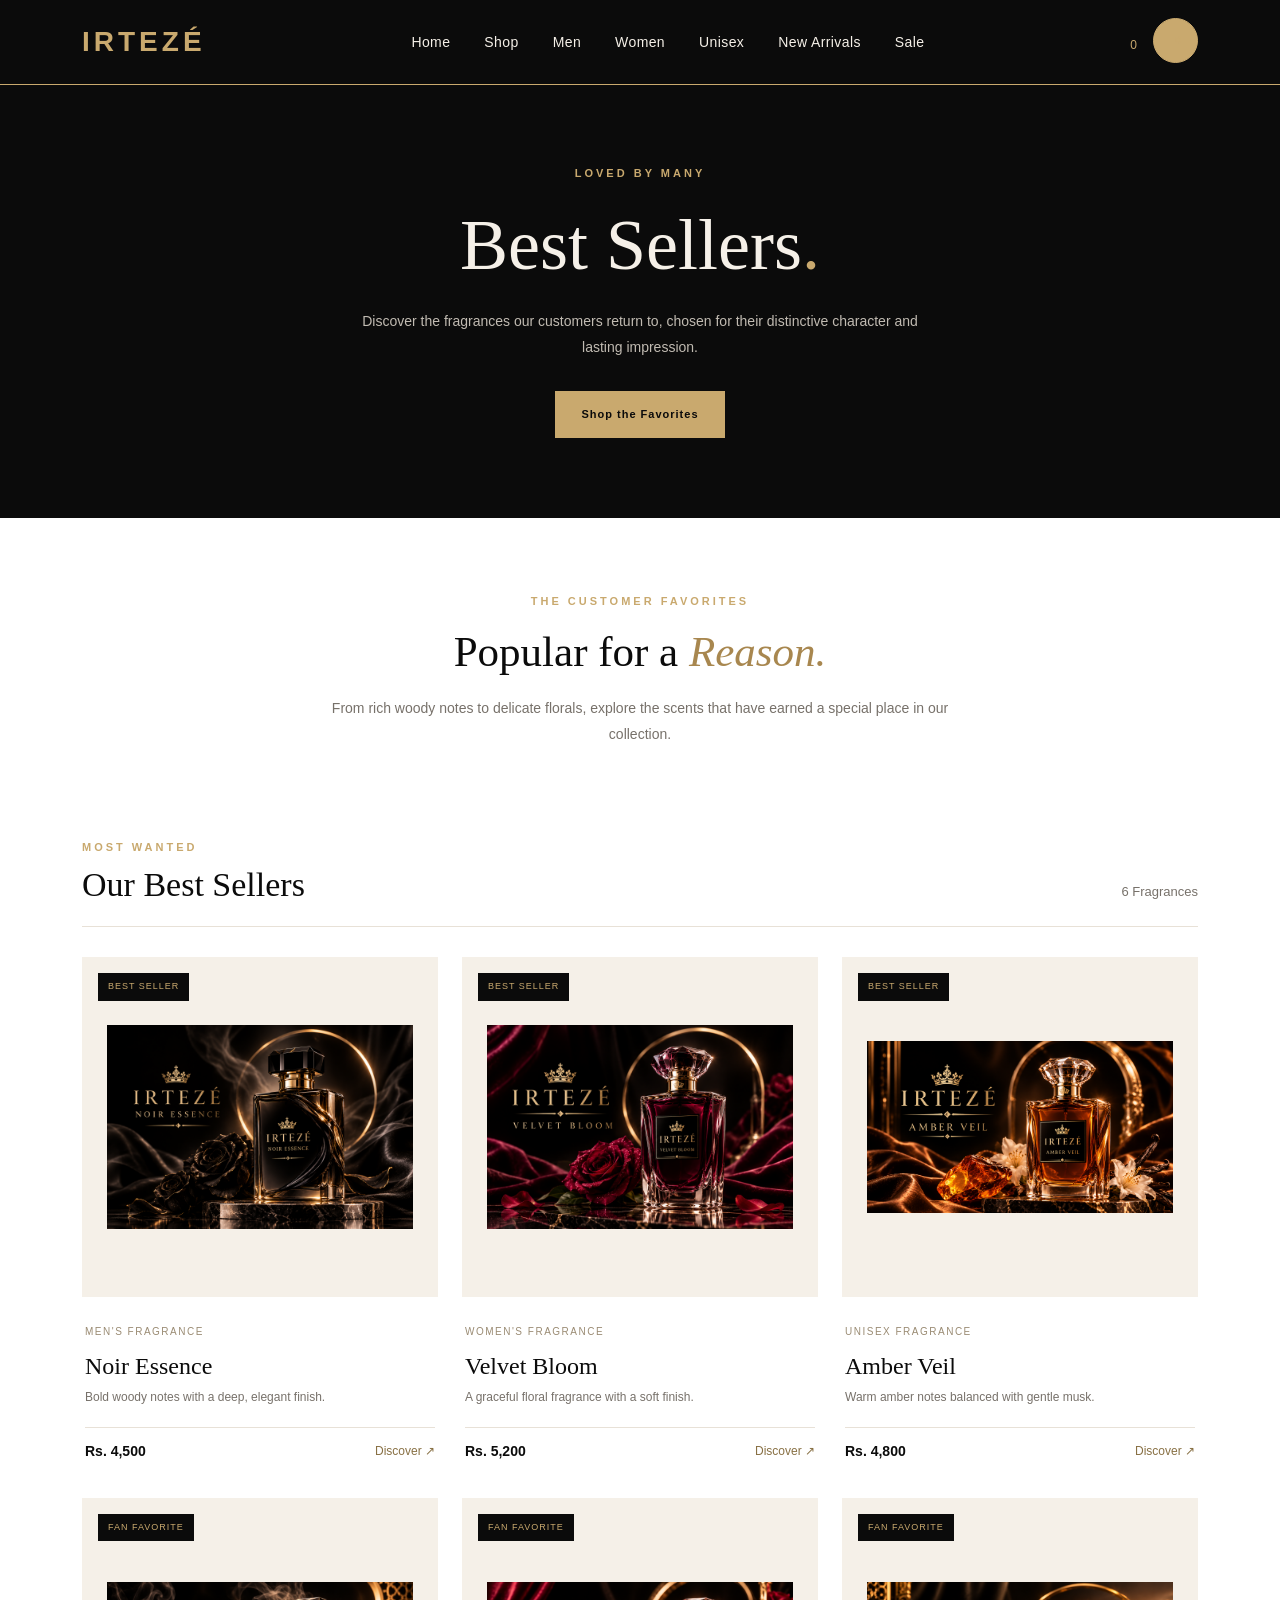
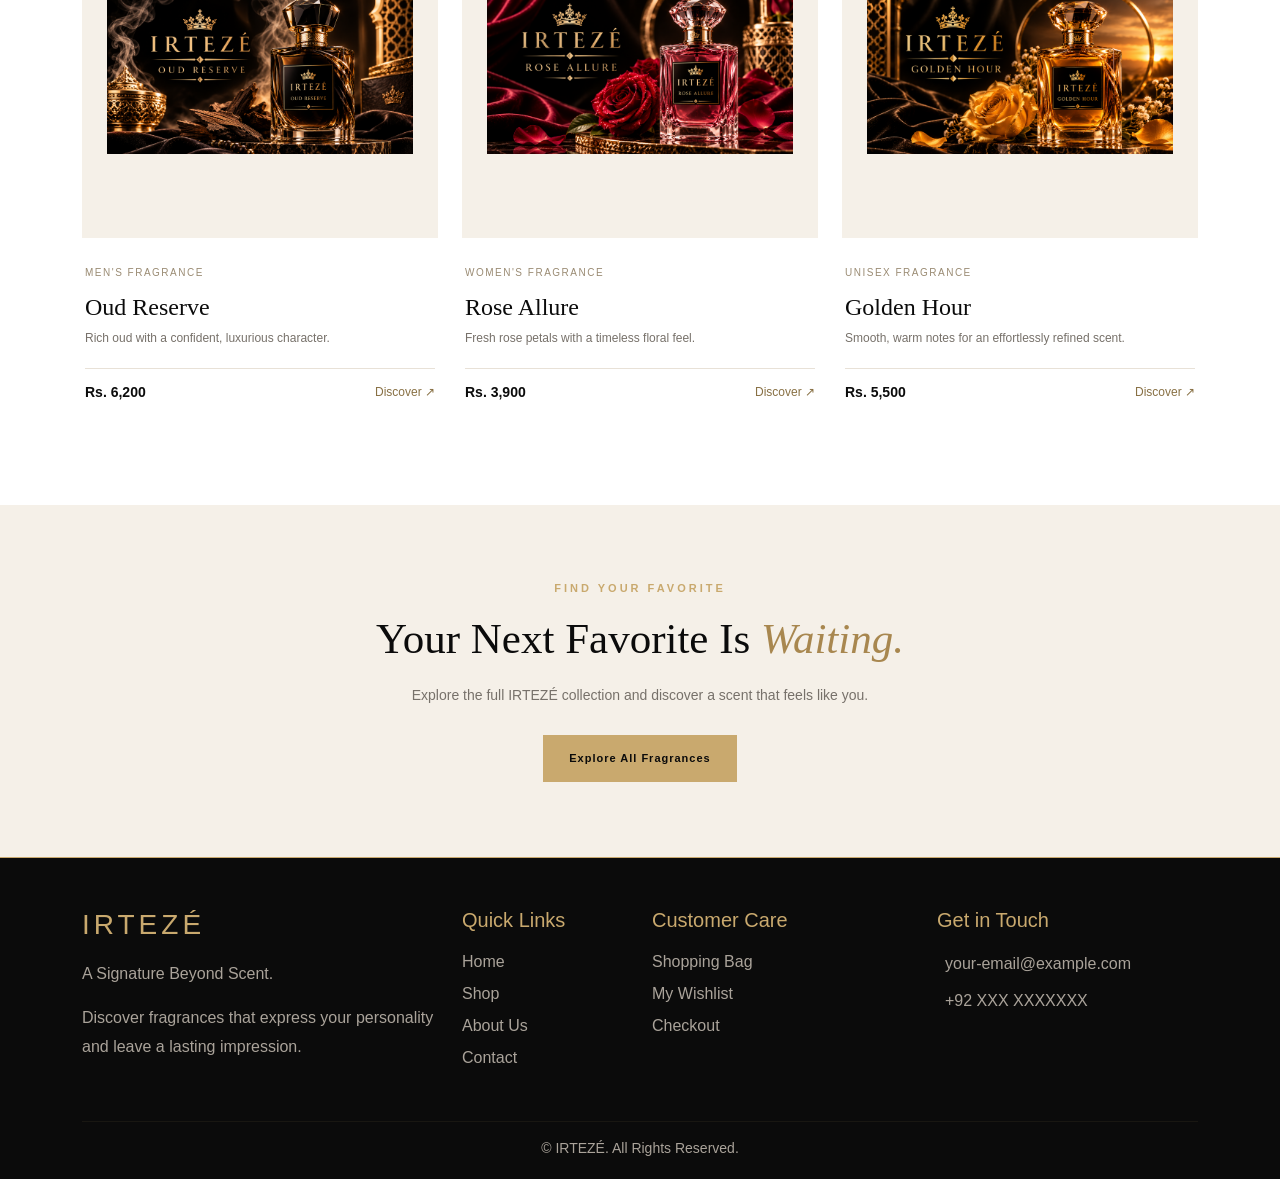
<file: best-sellers.html>
<!DOCTYPE html>
<html lang="en">
<head>
    <meta charset="UTF-8">
    <meta name="viewport" content="width=device-width, initial-scale=1.0">
    <title>Best Sellers | IRTEZÉ Perfumes</title>

    <link href="https://cdn.jsdelivr.net/npm/bootstrap@5.3.3/dist/css/bootstrap.min.css" rel="stylesheet">
    <link rel="stylesheet" href="best-sellers.css">
</head>
<body>

<header style="background:#0b0b0b; border-bottom:1px solid #c9a96e;">
    <nav class="navbar navbar-expand-lg navbar-dark py-3">
        <div class="container">

            <a class="navbar-brand fw-bold" href="index.html"
               style="color:#c9a96e; font-size:28px; letter-spacing:4px;">
                IRTEZÉ
            </a>

            <button class="navbar-toggler" type="button"
                    data-bs-toggle="collapse" data-bs-target="#irtezeNavbar"
                    aria-controls="irtezeNavbar" aria-expanded="false"
                    aria-label="Toggle navigation"
                    style="border-color:#c9a96e;">
                <span class="navbar-toggler-icon"></span>
            </button>

            <div class="collapse navbar-collapse" id="irtezeNavbar">
                <ul class="navbar-nav mx-auto gap-lg-3 text-center">
                    <li class="nav-item"><a class="nav-link" href="index.html">Home</a></li>
                    <li class="nav-item"><a class="nav-link" href="shop.html">Shop</a></li>
                    <li class="nav-item"><a class="nav-link" href="men.html">Men</a></li>
                    <li class="nav-item"><a class="nav-link" href="women.html">Women</a></li>
                    <li class="nav-item"><a class="nav-link" href="unisex.html">Unisex</a></li>
                    <li class="nav-item"><a class="nav-link" href="new-arrivals.html">New Arrivals</a></li>
                    <li class="nav-item"><a class="nav-link" href="sale.html">Sale</a></li>
                </ul>

                <div class="d-flex justify-content-center align-items-center gap-3 mt-3 mt-lg-0">
                    <a href="shop.html" aria-label="Search"
                       style="color:#c9a96e; font-size:21px;">
                        <i class="bi bi-search"></i>
                    </a>

                    <a href="wishlist.html" aria-label="Wishlist"
                       style="color:#c9a96e; font-size:21px; text-decoration:none;">
                        <i class="bi bi-heart"></i>
                        <span id="wishlistCount" style="font-size:12px;">0</span>
                    </a>

                 <a href="cart.html" class="irteze-cart" aria-label="Shopping cart">
    <i class="bi bi-cart3"></i>
    <span id="cartCount">0</span>
</a>
                </div>
            </div>

        </div>
    </nav>
</header>

<main>

    <section class="bestseller-hero">
        <div class="container">
            <p class="eyebrow">LOVED BY MANY</p>
            <h1>Best Sellers<span>.</span></h1>
            <p>
                Discover the fragrances our customers return to,
                chosen for their distinctive character and lasting impression.
            </p>
            <a href="#popular-products" class="gold-button">Shop the Favorites</a>
        </div>
    </section>

    <section class="intro-section">
        <div class="container">
            <span class="section-label">THE CUSTOMER FAVORITES</span>
            <h2>Popular for a <em>Reason.</em></h2>
            <p>
                From rich woody notes to delicate florals, explore the scents
                that have earned a special place in our collection.
            </p>
        </div>
    </section>

    <section class="products-section" id="popular-products">
        <div class="container">

            <div class="products-heading">
                <div>
                    <span class="section-label">MOST WANTED</span>
                    <h2>Our Best Sellers</h2>
                </div>
                <span class="product-total">6 Fragrances</span>
            </div>

            <div class="row g-4">

                <div class="col-12 col-sm-6 col-lg-4">
                    <div class="product-card">
                        <div class="product-image">
                            <span class="product-badge">BEST SELLER</span>
                            <img src="image5.png" alt="Noir Essence perfume">
                            <button class="quick-add" data-id="bs1" data-name="Noir Essence" data-price="4500">Add to Bag +</button>
                        </div>
                        <div class="product-info">
                            <span class="product-category">MEN'S FRAGRANCE</span>
                            <h3>Noir Essence</h3>
                            <p class="product-description">Bold woody notes with a deep, elegant finish.</p>
                            <div class="product-bottom">
                                <span class="product-price">Rs. 4,500</span>
                                <a href="product-details.html" class="view-product">Discover ↗</a>
                            </div>
                        </div>
                    </div>
                </div>

                <div class="col-12 col-sm-6 col-lg-4">
                    <div class="product-card">
                        <div class="product-image">
                            <span class="product-badge">BEST SELLER</span>
                            <img src="image6.png" alt="Velvet Bloom perfume">
                            <button class="quick-add" data-id="bs2" data-name="Velvet Bloom" data-price="5200">Add to Bag +</button>
                        </div>
                        <div class="product-info">
                            <span class="product-category">WOMEN'S FRAGRANCE</span>
                            <h3>Velvet Bloom</h3>
                            <p class="product-description">A graceful floral fragrance with a soft finish.</p>
                            <div class="product-bottom">
                                <span class="product-price">Rs. 5,200</span>
                                <a href="product-details.html" class="view-product">Discover ↗</a>
                            </div>
                        </div>
                    </div>
                </div>

                <div class="col-12 col-sm-6 col-lg-4">
                    <div class="product-card">
                        <div class="product-image">
                            <span class="product-badge">BEST SELLER</span>
                            <img src="image7.png" alt="Amber Veil perfume">
                            <button class="quick-add" data-id="bs3" data-name="Amber Veil" data-price="4800">Add to Bag +</button>
                        </div>
                        <div class="product-info">
                            <span class="product-category">UNISEX FRAGRANCE</span>
                            <h3>Amber Veil</h3>
                            <p class="product-description">Warm amber notes balanced with gentle musk.</p>
                            <div class="product-bottom">
                                <span class="product-price">Rs. 4,800</span>
                                <a href="product-details.html" class="view-product">Discover ↗</a>
                            </div>
                        </div>
                    </div>
                </div>

                <div class="col-12 col-sm-6 col-lg-4">
                    <div class="product-card">
                        <div class="product-image">
                            <span class="product-badge">FAN FAVORITE</span>
                            <img src="image8.png" alt="Oud Reserve perfume">
                            <button class="quick-add" data-id="bs4" data-name="Oud Reserve" data-price="6200">Add to Bag +</button>
                        </div>
                        <div class="product-info">
                            <span class="product-category">MEN'S FRAGRANCE</span>
                            <h3>Oud Reserve</h3>
                            <p class="product-description">Rich oud with a confident, luxurious character.</p>
                            <div class="product-bottom">
                                <span class="product-price">Rs. 6,200</span>
                                <a href="product-details.html" class="view-product">Discover ↗</a>
                            </div>
                        </div>
                    </div>
                </div>

                <div class="col-12 col-sm-6 col-lg-4">
                    <div class="product-card">
                        <div class="product-image">
                            <span class="product-badge">FAN FAVORITE</span>
                            <img src="image9.png" alt="Rose Allure perfume">
                            <button class="quick-add" data-id="bs5" data-name="Rose Allure" data-price="3900">Add to Bag +</button>
                        </div>
                        <div class="product-info">
                            <span class="product-category">WOMEN'S FRAGRANCE</span>
                            <h3>Rose Allure</h3>
                            <p class="product-description">Fresh rose petals with a timeless floral feel.</p>
                            <div class="product-bottom">
                                <span class="product-price">Rs. 3,900</span>
                                <a href="product-details.html" class="view-product">Discover ↗</a>
                            </div>
                        </div>
                    </div>
                </div>

                <div class="col-12 col-sm-6 col-lg-4">
                    <div class="product-card">
                        <div class="product-image">
                            <span class="product-badge">FAN FAVORITE</span>
                            <img src="image10.png" alt="Golden Hour perfume">
                            <button class="quick-add" data-id="bs6" data-name="Golden Hour" data-price="5500">Add to Bag +</button>
                        </div>
                        <div class="product-info">
                            <span class="product-category">UNISEX FRAGRANCE</span>
                            <h3>Golden Hour</h3>
                            <p class="product-description">Smooth, warm notes for an effortlessly refined scent.</p>
                            <div class="product-bottom">
                                <span class="product-price">Rs. 5,500</span>
                                <a href="product-details.html" class="view-product">Discover ↗</a>
                            </div>
                        </div>
                    </div>
                </div>

            </div>
        </div>
    </section>

    <section class="signature-section">
        <div class="container">
            <span class="section-label">FIND YOUR FAVORITE</span>
            <h2>Your Next Favorite Is <em>Waiting.</em></h2>
            <p>Explore the full IRTEZÉ collection and discover a scent that feels like you.</p>
            <a href="shop.html" class="gold-button">Explore All Fragrances</a>
        </div>
    </section>

</main>

<footer style="background:#0b0b0b; color:#f5f0e8; border-top:1px solid #c9a96e; padding:50px 0 20px;">
    <div class="container">
        <div class="row g-4">

            <div class="col-lg-4 col-md-6">
                <h3 style="color:#c9a96e; letter-spacing:4px;">IRTEZÉ</h3>
                <p style="color:#aaa39a;">A Signature Beyond Scent.</p>
                <p style="color:#aaa39a;">
                    Discover fragrances that express your personality
                    and leave a lasting impression.
                </p>
            </div>

            <div class="col-lg-2 col-md-6">
                <h5 style="color:#c9a96e;">Quick Links</h5>
                <ul class="list-unstyled">
                    <li class="mb-2"><a href="index.html" style="color:#aaa39a; text-decoration:none;">Home</a></li>
                    <li class="mb-2"><a href="shop.html" style="color:#aaa39a; text-decoration:none;">Shop</a></li>
                    <li class="mb-2"><a href="about.html" style="color:#aaa39a; text-decoration:none;">About Us</a></li>
                    <li class="mb-2"><a href="contact.html" style="color:#aaa39a; text-decoration:none;">Contact</a></li>
                </ul>
            </div>

            <div class="col-lg-3 col-md-6">
                <h5 style="color:#c9a96e;">Customer Care</h5>
                <ul class="list-unstyled">
                    <li class="mb-2"><a href="cart.html" style="color:#aaa39a; text-decoration:none;">Shopping Bag</a></li>
                    <li class="mb-2"><a href="wishlist.html" style="color:#aaa39a; text-decoration:none;">My Wishlist</a></li>
                    <li class="mb-2"><a href="checkout.html" style="color:#aaa39a; text-decoration:none;">Checkout</a></li>
                </ul>
            </div>

            <div class="col-lg-3 col-md-6">
                <h5 style="color:#c9a96e;">Get in Touch</h5>
                <p style="color:#aaa39a; margin-bottom:8px;">
                    <i class="bi bi-envelope me-2"></i> your-email@example.com
                </p>
                <p style="color:#aaa39a;">
                    <i class="bi bi-telephone me-2"></i> +92 XXX XXXXXXX
                </p>
                <div class="d-flex gap-3">
                    <a href="#" aria-label="Instagram" style="color:#c9a96e; font-size:20px;"><i class="bi bi-instagram"></i></a>
                    <a href="#" aria-label="Facebook" style="color:#c9a96e; font-size:20px;"><i class="bi bi-facebook"></i></a>
                    <a href="#" aria-label="TikTok" style="color:#c9a96e; font-size:20px;"><i class="bi bi-tiktok"></i></a>
                </div>
            </div>

        </div>

        <hr style="border-color:#444; margin-top:35px;">

        <div class="text-center" style="color:#aaa39a; font-size:14px;">
            &copy; <span id="footerYear"></span> IRTEZÉ. All Rights Reserved.
        </div>
    </div>
</footer>
<script src="https://code.jquery.com/jquery-3.7.1.min.js"></script>
<script src="https://cdn.jsdelivr.net/npm/bootstrap@5.3.3/dist/js/bootstrap.bundle.min.js"></script>

<script>
$(function () {
    function updateCartCount() {
        let cart = JSON.parse(localStorage.getItem("irtezeCart")) || [];
        let count = cart.reduce(function (total, item) {
            return total + Number(item.quantity || 1);
        }, 0);

        $(".cart-count").text(count);
    }

    $(".menu-toggle").on("click", function () {
        $(".navigation").toggleClass("show-menu");
        $(this).toggleClass("open");
    });

    $(".quick-add").on("click", function () {
        let id = String($(this).data("id"));
        let name = $(this).data("name");
        let price = Number($(this).data("price"));
        let cart = JSON.parse(localStorage.getItem("irtezeCart")) || [];
        let existing = cart.find(function (item) {
            return String(item.id) === id;
        });

        if (existing) {
            existing.quantity = Number(existing.quantity || 1) + 1;
        } else {
            cart.push({
                id: id,
                name: name,
                price: price,
                quantity: 1
            });
        }

        localStorage.setItem("irtezeCart", JSON.stringify(cart));
        updateCartCount();

        let button = $(this);
        button.text("Added ✓");

        setTimeout(function () {
            button.text("Add to Bag +");
        }, 1200);
    });

    $("#currentYear").text(new Date().getFullYear());
    updateCartCount();
});
</script>
<style>
/* HEADER */
header {
    background: #0b0b0b;
    border-bottom: 1px solid rgba(201, 169, 110, 0.35);
}

header .navbar {
    padding-top: 18px;
    padding-bottom: 18px;
}

header .navbar-brand {
    color: #c9a96e !important;
    font-size: 27px;
    font-weight: 700;
    letter-spacing: 4px;
    transition: color 0.3s ease;
}

header .navbar-brand:hover {
    color: #f5f0e8 !important;
}

/* NAV LINKS */
header .navbar-nav .nav-link {
    position: relative;
    display: inline-block;
    color: #f5f0e8 !important;
    font-size: 14px;
    font-weight: 500;
    letter-spacing: 0.4px;
    padding: 10px 0 !important;
    margin: 0 9px;
    transition: color 0.3s ease;
}

header .navbar-nav .nav-link::after {
    content: "";
    position: absolute;
    left: 0;
    bottom: 3px;
    width: 0;
    height: 2px;
    background: #c9a96e;
    transition: width 0.3s ease;
}

header .navbar-nav .nav-link:hover,
header .navbar-nav .nav-link:focus,
header .navbar-nav .nav-link.active {
    color: #c9a96e !important;
}

header .navbar-nav .nav-link:hover::after,
header .navbar-nav .nav-link.active::after {
    width: 100%;
}

/* SEARCH, WISHLIST AND CART ICONS */
header a[aria-label="Search"],
header a[aria-label="Wishlist"],
header a[aria-label="Shopping cart"] {
    color: #c9a96e !important;
    transition: color 0.3s ease, transform 0.3s ease;
}

header a[aria-label="Search"]:hover,
header a[aria-label="Wishlist"]:hover,
header a[aria-label="Shopping cart"]:hover {
    color: #f5f0e8 !important;
    transform: translateY(-2px);
}

/* MOBILE MENU */
header .navbar-toggler {
    border: 1px solid #c9a96e;
    box-shadow: none !important;
}

header .navbar-toggler:focus {
    box-shadow: 0 0 0 2px rgba(201, 169, 110, 0.2) !important;
}

@media (max-width: 991px) {
    header .navbar-collapse {
        padding-top: 18px;
    }

    header .navbar-nav .nav-link {
        margin: 4px 0;
    }

    header .navbar-nav .nav-link::after {
        left: 50%;
        transform: translateX(-50%);
    }

    header .navbar-nav .nav-link:hover::after,
    header .navbar-nav .nav-link.active::after {
        width: 35px;
    }
}

/* FOOTER */
footer {
    background: #0b0b0b !important;
    color: #f5f0e8;
    border-top: 1px solid rgba(201, 169, 110, 0.4);
}

footer h3,
footer h5 {
    color: #c9a96e !important;
    margin-bottom: 18px;
}

footer p {
    line-height: 1.8;
}

footer a {
    color: #aaa39a !important;
    text-decoration: none !important;
    transition: color 0.3s ease;
}

footer a:hover {
    color: #c9a96e !important;
}

footer .bi-instagram,
footer .bi-facebook,
footer .bi-tiktok {
    transition: color 0.3s ease, transform 0.3s ease;
}

footer a:hover .bi-instagram,
footer a:hover .bi-facebook,
footer a:hover .bi-tiktok {
    color: #f5f0e8;
}

footer hr {
    border-color: rgba(201, 169, 110, 0.3) !important;
}

footer #footerYear {
    color: #c9a96e;
}
.irteze-cart {
width: 45px;
height: 45px;
display: inline-flex;


align-items: center;
justify-content: center;
gap: 5px;
color: #c9a96e !important;
border: 1px solid rgba(201, 169, 110, 0.55);
border-radius: 50%;
text-decoration: none !important;
transition: all 0.3s ease;
}

.irteze-cart i {
font-size: 19px;
}

.irteze-cart #cartCount {
font-size: 11px;
font-weight: 600;
}

.irteze-cart {
background: #c9a96e;
color: #0b0b0b !important;
border-color: #c9a96e;
transform: translateY(-2px);
}
</style>
</body>
</html>
</file>
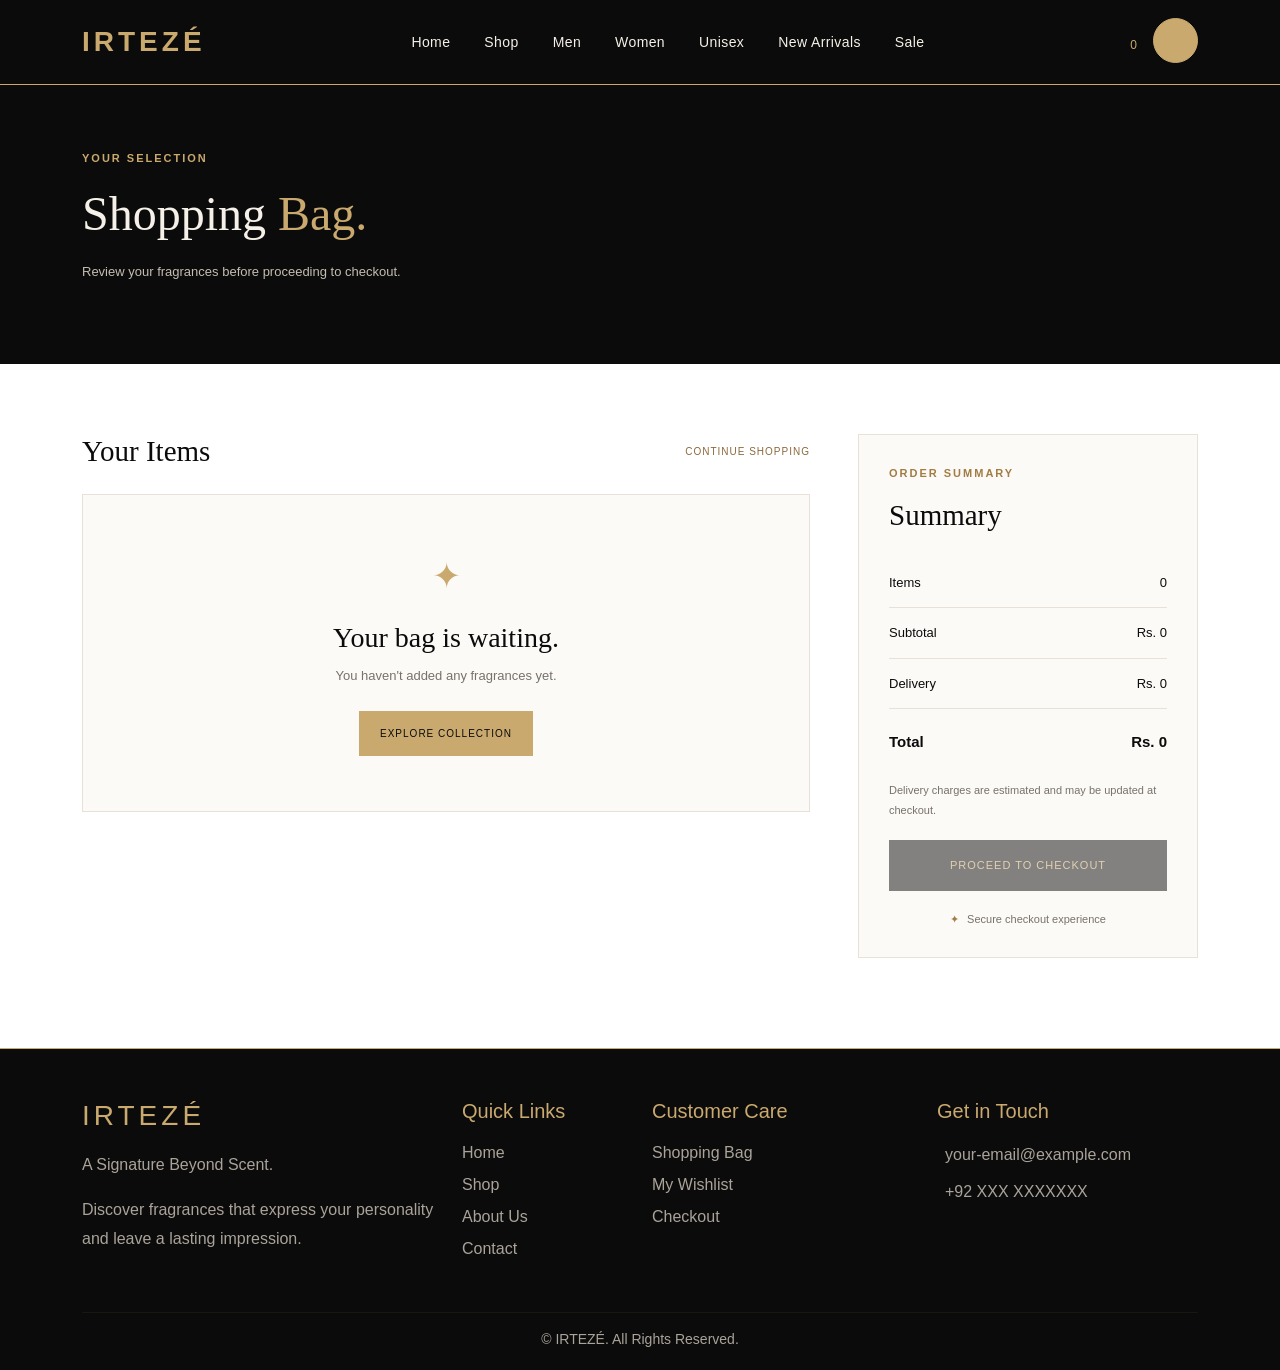
<file: cart.html>
<!DOCTYPE html>
<html lang="en">
<head>
    <meta charset="UTF-8">
    <meta name="viewport" content="width=device-width, initial-scale=1.0">
    <title>Shopping Bag | IRTEZÉ</title>

    <link href="https://cdn.jsdelivr.net/npm/bootstrap@5.3.3/dist/css/bootstrap.min.css" rel="stylesheet">
    <link rel="stylesheet" href="cart.css">
</head>
<body>

    <header style="background:#0b0b0b; border-bottom:1px solid #c9a96e;">
    <nav class="navbar navbar-expand-lg navbar-dark py-3">
        <div class="container">

            <a class="navbar-brand fw-bold" href="index.html"
               style="color:#c9a96e; font-size:28px; letter-spacing:4px;">
                IRTEZÉ
            </a>

            <button class="navbar-toggler" type="button"
                    data-bs-toggle="collapse" data-bs-target="#irtezeNavbar"
                    aria-controls="irtezeNavbar" aria-expanded="false"
                    aria-label="Toggle navigation"
                    style="border-color:#c9a96e;">
                <span class="navbar-toggler-icon"></span>
            </button>

            <div class="collapse navbar-collapse" id="irtezeNavbar">
                <ul class="navbar-nav mx-auto gap-lg-3 text-center">
                    <li class="nav-item"><a class="nav-link" href="index.html">Home</a></li>
                    <li class="nav-item"><a class="nav-link" href="shop.html">Shop</a></li>
                    <li class="nav-item"><a class="nav-link" href="men.html">Men</a></li>
                    <li class="nav-item"><a class="nav-link" href="women.html">Women</a></li>
                    <li class="nav-item"><a class="nav-link" href="unisex.html">Unisex</a></li>
                    <li class="nav-item"><a class="nav-link" href="new-arrivals.html">New Arrivals</a></li>
                    <li class="nav-item"><a class="nav-link" href="sale.html">Sale</a></li>
                </ul>

                <div class="d-flex justify-content-center align-items-center gap-3 mt-3 mt-lg-0">
                    <a href="shop.html" aria-label="Search"
                       style="color:#c9a96e; font-size:21px;">
                        <i class="bi bi-search"></i>
                    </a>

                    <a href="wishlist.html" aria-label="Wishlist"
                       style="color:#c9a96e; font-size:21px; text-decoration:none;">
                        <i class="bi bi-heart"></i>
                        <span id="wishlistCount" style="font-size:12px;">0</span>
                    </a>

                   <a href="cart.html" class="irteze-cart" aria-label="Shopping cart">
    <i class="bi bi-cart3"></i>
    <span id="cartCount">0</span>
</a>
                </div>
            </div>

        </div>
    </nav>
</header>

    <main>
        <section class="cart-hero">
            <div class="container">
                <p class="eyebrow">YOUR SELECTION</p>
                <h1>Shopping <span>Bag.</span></h1>
                <p>Review your fragrances before proceeding to checkout.</p>
            </div>
        </section>

        <section class="cart-section">
            <div class="container">
                <div class="row g-5">

                    <div class="col-lg-8">
                        <div class="cart-heading">
                            <h2>Your Items</h2>
                            <a href="shop.html">CONTINUE SHOPPING</a>
                        </div>

                        <div id="cartItems"></div>

                        <div id="emptyCart" class="empty-cart" style="display: none;">
                            <div class="empty-symbol">✦</div>
                            <h3>Your bag is waiting.</h3>
                            <p>You haven't added any fragrances yet.</p>
                            <a href="shop.html" class="gold-button">EXPLORE COLLECTION</a>
                        </div>
                    </div>

                    <div class="col-lg-4">
                        <div class="order-summary">
                            <p class="eyebrow">ORDER SUMMARY</p>
                            <h2>Summary</h2>

                            <div class="summary-row">
                                <span>Items</span>
                                <span id="itemCount">0</span>
                            </div>

                            <div class="summary-row">
                                <span>Subtotal</span>
                                <span id="subtotal">Rs. 0</span>
                            </div>

                            <div class="summary-row">
                                <span>Delivery</span>
                                <span id="delivery">Rs. 250</span>
                            </div>

                            <div class="summary-row total-row">
                                <strong>Total</strong>
                                <strong id="total">Rs. 0</strong>
                            </div>

                            <p class="delivery-note">
                                Delivery charges are estimated and may be updated at checkout.
                            </p>

                            <a href="checkout.html" id="checkoutButton" class="checkout-button">
                                PROCEED TO CHECKOUT
                            </a>

                            <div class="secure-note">
                                <span>✦</span>
                                Secure checkout experience
                            </div>
                        </div>
                    </div>

                </div>
            </div>
        </section>
    </main>

   <footer style="background:#0b0b0b; color:#f5f0e8; border-top:1px solid #c9a96e; padding:50px 0 20px;">
    <div class="container">
        <div class="row g-4">

            <div class="col-lg-4 col-md-6">
                <h3 style="color:#c9a96e; letter-spacing:4px;">IRTEZÉ</h3>
                <p style="color:#aaa39a;">A Signature Beyond Scent.</p>
                <p style="color:#aaa39a;">
                    Discover fragrances that express your personality
                    and leave a lasting impression.
                </p>
            </div>

            <div class="col-lg-2 col-md-6">
                <h5 style="color:#c9a96e;">Quick Links</h5>
                <ul class="list-unstyled">
                    <li class="mb-2"><a href="index.html" style="color:#aaa39a; text-decoration:none;">Home</a></li>
                    <li class="mb-2"><a href="shop.html" style="color:#aaa39a; text-decoration:none;">Shop</a></li>
                    <li class="mb-2"><a href="about.html" style="color:#aaa39a; text-decoration:none;">About Us</a></li>
                    <li class="mb-2"><a href="contact.html" style="color:#aaa39a; text-decoration:none;">Contact</a></li>
                </ul>
            </div>

            <div class="col-lg-3 col-md-6">
                <h5 style="color:#c9a96e;">Customer Care</h5>
                <ul class="list-unstyled">
                    <li class="mb-2"><a href="cart.html" style="color:#aaa39a; text-decoration:none;">Shopping Bag</a></li>
                    <li class="mb-2"><a href="wishlist.html" style="color:#aaa39a; text-decoration:none;">My Wishlist</a></li>
                    <li class="mb-2"><a href="checkout.html" style="color:#aaa39a; text-decoration:none;">Checkout</a></li>
                </ul>
            </div>

            <div class="col-lg-3 col-md-6">
                <h5 style="color:#c9a96e;">Get in Touch</h5>
                <p style="color:#aaa39a; margin-bottom:8px;">
                    <i class="bi bi-envelope me-2"></i> your-email@example.com
                </p>
                <p style="color:#aaa39a;">
                    <i class="bi bi-telephone me-2"></i> +92 XXX XXXXXXX
                </p>
                <div class="d-flex gap-3">
                    <a href="#" aria-label="Instagram" style="color:#c9a96e; font-size:20px;"><i class="bi bi-instagram"></i></a>
                    <a href="#" aria-label="Facebook" style="color:#c9a96e; font-size:20px;"><i class="bi bi-facebook"></i></a>
                    <a href="#" aria-label="TikTok" style="color:#c9a96e; font-size:20px;"><i class="bi bi-tiktok"></i></a>
                </div>
            </div>

        </div>

        <hr style="border-color:#444; margin-top:35px;">

        <div class="text-center" style="color:#aaa39a; font-size:14px;">
            &copy; <span id="footerYear"></span> IRTEZÉ. All Rights Reserved.
        </div>
    </div>
</footer>

    <script src="https://code.jquery.com/jquery-3.7.1.min.js"></script>
    <script src="https://cdn.jsdelivr.net/npm/bootstrap@5.3.3/dist/js/bootstrap.bundle.min.js"></script>

    <script>
        $("#year").text(new Date().getFullYear());

        let cart = JSON.parse(localStorage.getItem("irtezeCart")) || [];

        function showCart() {
            let subtotal = 0;
            let count = 0;
            let html = "";

            cart.forEach(function (item, index) {
                let price = Number(item.price) || 0;
                let quantity = Number(item.quantity) || 1;

                subtotal += price * quantity;
                count += quantity;

                html += `
                    <div class="cart-item">
                        <div class="item-number">${String(index + 1).padStart(2, "0")}</div>

                        <div class="item-info">
                            <h3>${item.name}</h3>
                            <p>IRTEZÉ Fragrance</p>
                            <span>Rs. ${price.toLocaleString("en-PK")}</span>

                            <div class="quantity-control">
                                <label for="quantity-${index}">Qty:</label>
                                <input id="quantity-${index}" type="number" min="1" max="10"
                                    value="${quantity}" onchange="changeQuantity(${index}, this.value)">
                            </div>
                        </div>

                        <div class="item-right">
                            <strong>Rs. ${(price * quantity).toLocaleString("en-PK")}</strong>
                            <button class="remove-button" onclick="removeItem(${index})">Remove</button>
                        </div>
                    </div>
                `;
            });

            $("#cartItems").html(html);
            $("#cartCount").text(count);
            $("#itemCount").text(count);
            $("#subtotal").text("Rs. " + subtotal.toLocaleString("en-PK"));

            let delivery = count > 0 ? 250 : 0;
            $("#delivery").text("Rs. " + delivery.toLocaleString("en-PK"));
            $("#total").text("Rs. " + (subtotal + delivery).toLocaleString("en-PK"));

            if (cart.length === 0) {
                $("#emptyCart").show();
                $("#checkoutButton").addClass("disabled").attr("aria-disabled", "true");
            } else {
                $("#emptyCart").hide();
                $("#checkoutButton").removeClass("disabled").removeAttr("aria-disabled");
            }
        }

        function changeQuantity(index, value) {
            let quantity = parseInt(value);

            if (isNaN(quantity) || quantity < 1 || quantity > 10) {
                alert("Please select a quantity between 1 and 10.");
                showCart();
                return;
            }

            cart[index].quantity = quantity;
            localStorage.setItem("irtezeCart", JSON.stringify(cart));
            showCart();
        }

        function removeItem(index) {
            cart.splice(index, 1);
            localStorage.setItem("irtezeCart", JSON.stringify(cart));
            showCart();
        }

        $("#checkoutButton").on("click", function (event) {
            if (cart.length === 0) {
                event.preventDefault();
            }
        });

        showCart();
    </script>
<style>
/* HEADER */
header {
    background: #0b0b0b;
    border-bottom: 1px solid rgba(201, 169, 110, 0.35);
}

header .navbar {
    padding-top: 18px;
    padding-bottom: 18px;
}

header .navbar-brand {
    color: #c9a96e !important;
    font-size: 27px;
    font-weight: 700;
    letter-spacing: 4px;
    transition: color 0.3s ease;
}

header .navbar-brand:hover {
    color: #f5f0e8 !important;
}

/* NAV LINKS */
header .navbar-nav .nav-link {
    position: relative;
    display: inline-block;
    color: #f5f0e8 !important;
    font-size: 14px;
    font-weight: 500;
    letter-spacing: 0.4px;
    padding: 10px 0 !important;
    margin: 0 9px;
    transition: color 0.3s ease;
}

header .navbar-nav .nav-link::after {
    content: "";
    position: absolute;
    left: 0;
    bottom: 3px;
    width: 0;
    height: 2px;
    background: #c9a96e;
    transition: width 0.3s ease;
}

header .navbar-nav .nav-link:hover,
header .navbar-nav .nav-link:focus,
header .navbar-nav .nav-link.active {
    color: #c9a96e !important;
}

header .navbar-nav .nav-link:hover::after,
header .navbar-nav .nav-link.active::after {
    width: 100%;
}

/* SEARCH, WISHLIST AND CART ICONS */
header a[aria-label="Search"],
header a[aria-label="Wishlist"],
header a[aria-label="Shopping cart"] {
    color: #c9a96e !important;
    transition: color 0.3s ease, transform 0.3s ease;
}

header a[aria-label="Search"]:hover,
header a[aria-label="Wishlist"]:hover,
header a[aria-label="Shopping cart"]:hover {
    color: #f5f0e8 !important;
    transform: translateY(-2px);
}

/* MOBILE MENU */
header .navbar-toggler {
    border: 1px solid #c9a96e;
    box-shadow: none !important;
}

header .navbar-toggler:focus {
    box-shadow: 0 0 0 2px rgba(201, 169, 110, 0.2) !important;
}

@media (max-width: 991px) {
    header .navbar-collapse {
        padding-top: 18px;
    }

    header .navbar-nav .nav-link {
        margin: 4px 0;
    }

    header .navbar-nav .nav-link::after {
        left: 50%;
        transform: translateX(-50%);
    }

    header .navbar-nav .nav-link:hover::after,
    header .navbar-nav .nav-link.active::after {
        width: 35px;
    }
}

/* FOOTER */
footer {
    background: #0b0b0b !important;
    color: #f5f0e8;
    border-top: 1px solid rgba(201, 169, 110, 0.4);
}

footer h3,
footer h5 {
    color: #c9a96e !important;
    margin-bottom: 18px;
}

footer p {
    line-height: 1.8;
}

footer a {
    color: #aaa39a !important;
    text-decoration: none !important;
    transition: color 0.3s ease;
}

footer a:hover {
    color: #c9a96e !important;
}

footer .bi-instagram,
footer .bi-facebook,
footer .bi-tiktok {
    transition: color 0.3s ease, transform 0.3s ease;
}

footer a:hover .bi-instagram,
footer a:hover .bi-facebook,
footer a:hover .bi-tiktok {
    color: #f5f0e8;
}

footer hr {
    border-color: rgba(201, 169, 110, 0.3) !important;
}

footer #footerYear {
    color: #c9a96e;
}
.irteze-cart {
width: 45px;
height: 45px;
display: inline-flex;


align-items: center;
justify-content: center;
gap: 5px;
color: #c9a96e !important;
border: 1px solid rgba(201, 169, 110, 0.55);
border-radius: 50%;
text-decoration: none !important;
transition: all 0.3s ease;
}

.irteze-cart i {
font-size: 19px;
}

.irteze-cart #cartCount {
font-size: 11px;
font-weight: 600;
}

.irteze-cart {
background: #c9a96e;
color: #0b0b0b !important;
border-color: #c9a96e;
transform: translateY(-2px);
}
</style>
</body>
</html>
</file>
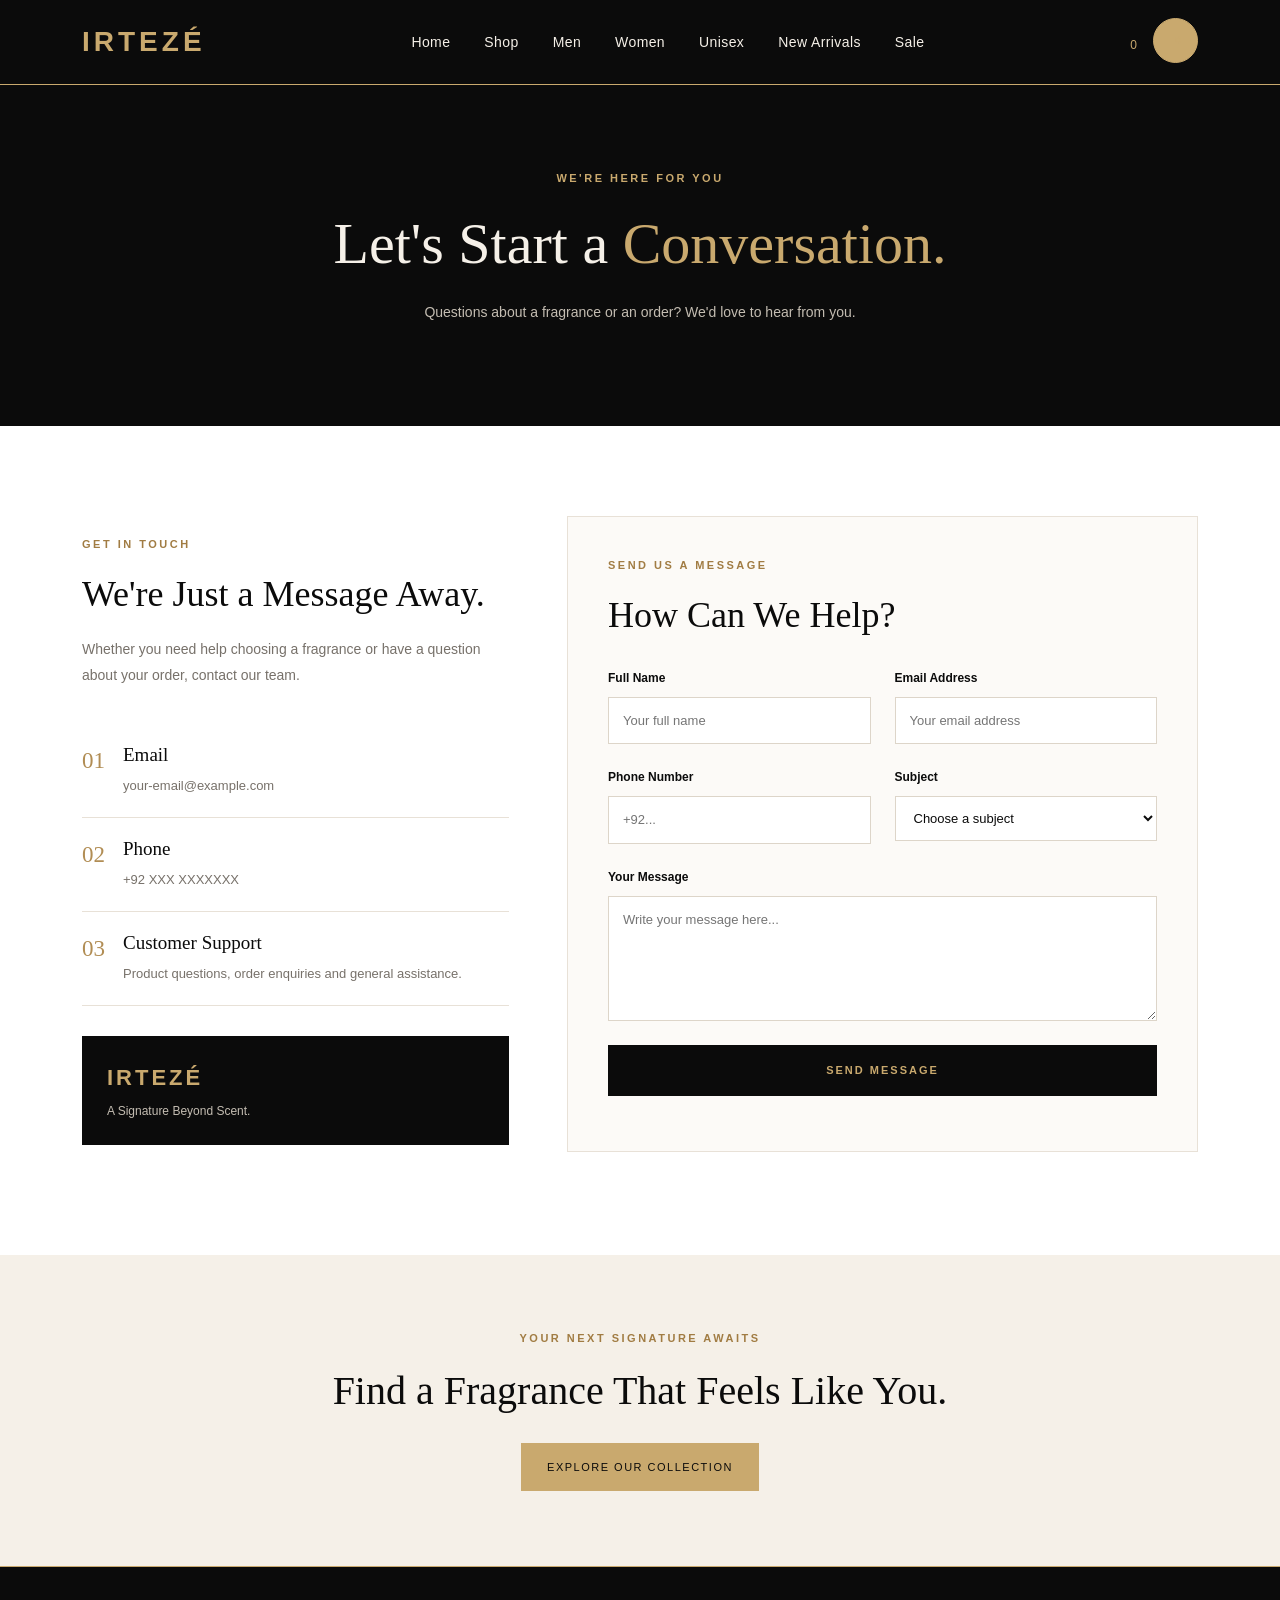
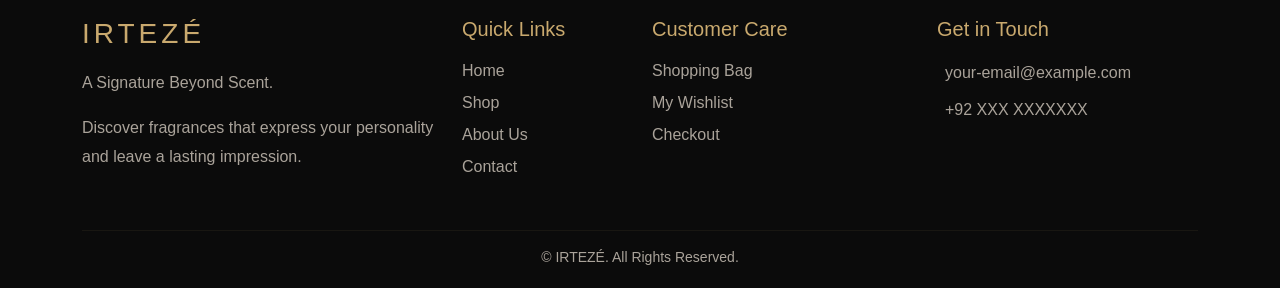
<file: contact.html>
<!DOCTYPE html>
<html lang="en">
<head>
    <meta charset="UTF-8">
    <meta name="viewport" content="width=device-width, initial-scale=1.0">
    <title>Contact Us | IRTEZÉ</title>

    <link href="https://cdn.jsdelivr.net/npm/bootstrap@5.3.3/dist/css/bootstrap.min.css" rel="stylesheet">
    <link rel="stylesheet" href="contact.css">
</head>
<body>

   <header style="background:#0b0b0b; border-bottom:1px solid #c9a96e;">
    <nav class="navbar navbar-expand-lg navbar-dark py-3">
        <div class="container">

            <a class="navbar-brand fw-bold" href="index.html"
               style="color:#c9a96e; font-size:28px; letter-spacing:4px;">
                IRTEZÉ
            </a>

            <button class="navbar-toggler" type="button"
                    data-bs-toggle="collapse" data-bs-target="#irtezeNavbar"
                    aria-controls="irtezeNavbar" aria-expanded="false"
                    aria-label="Toggle navigation"
                    style="border-color:#c9a96e;">
                <span class="navbar-toggler-icon"></span>
            </button>

            <div class="collapse navbar-collapse" id="irtezeNavbar">
                <ul class="navbar-nav mx-auto gap-lg-3 text-center">
                    <li class="nav-item"><a class="nav-link" href="index.html">Home</a></li>
                    <li class="nav-item"><a class="nav-link" href="shop.html">Shop</a></li>
                    <li class="nav-item"><a class="nav-link" href="men.html">Men</a></li>
                    <li class="nav-item"><a class="nav-link" href="women.html">Women</a></li>
                    <li class="nav-item"><a class="nav-link" href="unisex.html">Unisex</a></li>
                    <li class="nav-item"><a class="nav-link" href="new-arrivals.html">New Arrivals</a></li>
                    <li class="nav-item"><a class="nav-link" href="sale.html">Sale</a></li>
                </ul>

                <div class="d-flex justify-content-center align-items-center gap-3 mt-3 mt-lg-0">
                    <a href="shop.html" aria-label="Search"
                       style="color:#c9a96e; font-size:21px;">
                        <i class="bi bi-search"></i>
                    </a>

                    <a href="wishlist.html" aria-label="Wishlist"
                       style="color:#c9a96e; font-size:21px; text-decoration:none;">
                        <i class="bi bi-heart"></i>
                        <span id="wishlistCount" style="font-size:12px;">0</span>
                    </a>

                 <a href="cart.html" class="irteze-cart" aria-label="Shopping cart">
    <i class="bi bi-cart3"></i>
    <span id="cartCount">0</span>
</a>
                </div>
            </div>

        </div>
    </nav>
</header>

    <main>
        <section class="contact-hero">
            <div class="container text-center">
                <p class="eyebrow">WE'RE HERE FOR YOU</p>
                <h1>Let's Start a <span>Conversation.</span></h1>
                <p>Questions about a fragrance or an order? We'd love to hear from you.</p>
            </div>
        </section>

        <section class="contact-section">
            <div class="container">
                <div class="row g-5">

                    <div class="col-lg-5">
                        <div class="contact-information">
                            <p class="eyebrow">GET IN TOUCH</p>
                            <h2>We're Just a Message Away.</h2>

                            <p class="intro">
                                Whether you need help choosing a fragrance or
                                have a question about your order, contact our team.
                            </p>

                            <div class="contact-detail">
                                <span class="detail-number">01</span>
                                <div>
                                    <h3>Email</h3>
                                    <p>your-email@example.com</p>
                                </div>
                            </div>

                            <div class="contact-detail">
                                <span class="detail-number">02</span>
                                <div>
                                    <h3>Phone</h3>
                                    <p>+92 XXX XXXXXXX</p>
                                </div>
                            </div>

                            <div class="contact-detail">
                                <span class="detail-number">03</span>
                                <div>
                                    <h3>Customer Support</h3>
                                    <p>Product questions, order enquiries and general assistance.</p>
                                </div>
                            </div>

                            <div class="contact-note">
                                <span>IRTEZÉ</span>
                                <p>A Signature Beyond Scent.</p>
                            </div>
                        </div>
                    </div>

                    <div class="col-lg-7">
                        <div class="contact-form-box">
                            <p class="eyebrow">SEND US A MESSAGE</p>
                            <h2>How Can We Help?</h2>

                            <form id="contactForm">
                                <div class="row g-4">

                                    <div class="col-md-6">
                                        <label for="name">Full Name</label>
                                        <input type="text" id="name" name="from_name" placeholder="Your full name" required>
                                    </div>

                                    <div class="col-md-6">
                                        <label for="email">Email Address</label>
                                        <input type="email" id="email" name="from_email" placeholder="Your email address" required>
                                    </div>

                                    <div class="col-md-6">
                                        <label for="phone">Phone Number</label>
                                        <input type="tel" id="phone" name="phone" placeholder="+92..." required>
                                    </div>

                                    <div class="col-md-6">
                                        <label for="subject">Subject</label>
                                        <select id="subject" name="subject" required>
                                            <option value="">Choose a subject</option>
                                            <option>Product Enquiry</option>
                                            <option>Order Support</option>
                                            <option>Payment Question</option>
                                            <option>Return or Exchange</option>
                                            <option>Other</option>
                                        </select>
                                    </div>

                                    <div class="col-12">
                                        <label for="message">Your Message</label>
                                        <textarea id="message" name="message" rows="5" placeholder="Write your message here..." required></textarea>
                                    </div>

                                    <div class="col-12">
                                        <button type="submit" class="send-button">SEND MESSAGE</button>
                                        <p id="formMessage" role="status"></p>
                                    </div>

                                </div>
                            </form>
                        </div>
                    </div>

                </div>
            </div>
        </section>

        <section class="contact-bottom">
            <div class="container text-center">
                <p class="eyebrow">YOUR NEXT SIGNATURE AWAITS</p>
                <h2>Find a Fragrance That Feels Like You.</h2>
                <a href="shop.html" class="gold-button">EXPLORE OUR COLLECTION</a>
            </div>
        </section>
    </main>

    <footer style="background:#0b0b0b; color:#f5f0e8; border-top:1px solid #c9a96e; padding:50px 0 20px;">
    <div class="container">
        <div class="row g-4">

            <div class="col-lg-4 col-md-6">
                <h3 style="color:#c9a96e; letter-spacing:4px;">IRTEZÉ</h3>
                <p style="color:#aaa39a;">A Signature Beyond Scent.</p>
                <p style="color:#aaa39a;">
                    Discover fragrances that express your personality
                    and leave a lasting impression.
                </p>
            </div>

            <div class="col-lg-2 col-md-6">
                <h5 style="color:#c9a96e;">Quick Links</h5>
                <ul class="list-unstyled">
                    <li class="mb-2"><a href="index.html" style="color:#aaa39a; text-decoration:none;">Home</a></li>
                    <li class="mb-2"><a href="shop.html" style="color:#aaa39a; text-decoration:none;">Shop</a></li>
                    <li class="mb-2"><a href="about.html" style="color:#aaa39a; text-decoration:none;">About Us</a></li>
                    <li class="mb-2"><a href="contact.html" style="color:#aaa39a; text-decoration:none;">Contact</a></li>
                </ul>
            </div>

            <div class="col-lg-3 col-md-6">
                <h5 style="color:#c9a96e;">Customer Care</h5>
                <ul class="list-unstyled">
                    <li class="mb-2"><a href="cart.html" style="color:#aaa39a; text-decoration:none;">Shopping Bag</a></li>
                    <li class="mb-2"><a href="wishlist.html" style="color:#aaa39a; text-decoration:none;">My Wishlist</a></li>
                    <li class="mb-2"><a href="checkout.html" style="color:#aaa39a; text-decoration:none;">Checkout</a></li>
                </ul>
            </div>

            <div class="col-lg-3 col-md-6">
                <h5 style="color:#c9a96e;">Get in Touch</h5>
                <p style="color:#aaa39a; margin-bottom:8px;">
                    <i class="bi bi-envelope me-2"></i> your-email@example.com
                </p>
                <p style="color:#aaa39a;">
                    <i class="bi bi-telephone me-2"></i> +92 XXX XXXXXXX
                </p>
                <div class="d-flex gap-3">
                    <a href="#" aria-label="Instagram" style="color:#c9a96e; font-size:20px;"><i class="bi bi-instagram"></i></a>
                    <a href="#" aria-label="Facebook" style="color:#c9a96e; font-size:20px;"><i class="bi bi-facebook"></i></a>
                    <a href="#" aria-label="TikTok" style="color:#c9a96e; font-size:20px;"><i class="bi bi-tiktok"></i></a>
                </div>
            </div>

        </div>

        <hr style="border-color:#444; margin-top:35px;">

        <div class="text-center" style="color:#aaa39a; font-size:14px;">
            &copy; <span id="footerYear"></span> IRTEZÉ. All Rights Reserved.
        </div>
    </div>
</footer>
    <script src="https://code.jquery.com/jquery-3.7.1.min.js"></script>
    <script src="https://cdn.jsdelivr.net/npm/bootstrap@5.3.3/dist/js/bootstrap.bundle.min.js"></script>

    <script>
        $("#year").text(new Date().getFullYear());

        let cart = JSON.parse(localStorage.getItem("irtezeCart")) || [];
        $("#cartCount").text(cart.reduce((total, item) => total + item.quantity, 0));

        $("#contactForm").on("submit", function (event) {
            event.preventDefault();
            $("#formMessage").text("Email service abhi connect nahi hui. Form ko email bhejne ke liye EmailJS setup karein.");
        });
    </script>
<style>
/* HEADER */
header {
    background: #0b0b0b;
    border-bottom: 1px solid rgba(201, 169, 110, 0.35);
}

header .navbar {
    padding-top: 18px;
    padding-bottom: 18px;
}

header .navbar-brand {
    color: #c9a96e !important;
    font-size: 27px;
    font-weight: 700;
    letter-spacing: 4px;
    transition: color 0.3s ease;
}

header .navbar-brand:hover {
    color: #f5f0e8 !important;
}

/* NAV LINKS */
header .navbar-nav .nav-link {
    position: relative;
    display: inline-block;
    color: #f5f0e8 !important;
    font-size: 14px;
    font-weight: 500;
    letter-spacing: 0.4px;
    padding: 10px 0 !important;
    margin: 0 9px;
    transition: color 0.3s ease;
}

header .navbar-nav .nav-link::after {
    content: "";
    position: absolute;
    left: 0;
    bottom: 3px;
    width: 0;
    height: 2px;
    background: #c9a96e;
    transition: width 0.3s ease;
}

header .navbar-nav .nav-link:hover,
header .navbar-nav .nav-link:focus,
header .navbar-nav .nav-link.active {
    color: #c9a96e !important;
}

header .navbar-nav .nav-link:hover::after,
header .navbar-nav .nav-link.active::after {
    width: 100%;
}

/* SEARCH, WISHLIST AND CART ICONS */
header a[aria-label="Search"],
header a[aria-label="Wishlist"],
header a[aria-label="Shopping cart"] {
    color: #c9a96e !important;
    transition: color 0.3s ease, transform 0.3s ease;
}

header a[aria-label="Search"]:hover,
header a[aria-label="Wishlist"]:hover,
header a[aria-label="Shopping cart"]:hover {
    color: #f5f0e8 !important;
    transform: translateY(-2px);
}

/* MOBILE MENU */
header .navbar-toggler {
    border: 1px solid #c9a96e;
    box-shadow: none !important;
}

header .navbar-toggler:focus {
    box-shadow: 0 0 0 2px rgba(201, 169, 110, 0.2) !important;
}

@media (max-width: 991px) {
    header .navbar-collapse {
        padding-top: 18px;
    }

    header .navbar-nav .nav-link {
        margin: 4px 0;
    }

    header .navbar-nav .nav-link::after {
        left: 50%;
        transform: translateX(-50%);
    }

    header .navbar-nav .nav-link:hover::after,
    header .navbar-nav .nav-link.active::after {
        width: 35px;
    }
}

/* FOOTER */
footer {
    background: #0b0b0b !important;
    color: #f5f0e8;
    border-top: 1px solid rgba(201, 169, 110, 0.4);
}

footer h3,
footer h5 {
    color: #c9a96e !important;
    margin-bottom: 18px;
}

footer p {
    line-height: 1.8;
}

footer a {
    color: #aaa39a !important;
    text-decoration: none !important;
    transition: color 0.3s ease;
}

footer a:hover {
    color: #c9a96e !important;
}

footer .bi-instagram,
footer .bi-facebook,
footer .bi-tiktok {
    transition: color 0.3s ease, transform 0.3s ease;
}

footer a:hover .bi-instagram,
footer a:hover .bi-facebook,
footer a:hover .bi-tiktok {
    color: #f5f0e8;
}

footer hr {
    border-color: rgba(201, 169, 110, 0.3) !important;
}

footer #footerYear {
    color: #c9a96e;
}
.irteze-cart {
width: 45px;
height: 45px;
display: inline-flex;


align-items: center;
justify-content: center;
gap: 5px;
color: #c9a96e !important;
border: 1px solid rgba(201, 169, 110, 0.55);
border-radius: 50%;
text-decoration: none !important;
transition: all 0.3s ease;
}

.irteze-cart i {
font-size: 19px;
}

.irteze-cart #cartCount {
font-size: 11px;
font-weight: 600;
}

.irteze-cart {
background: #c9a96e;
color: #0b0b0b !important;
border-color: #c9a96e;
transform: translateY(-2px);
}
</style>
</body>
</html>
</file>
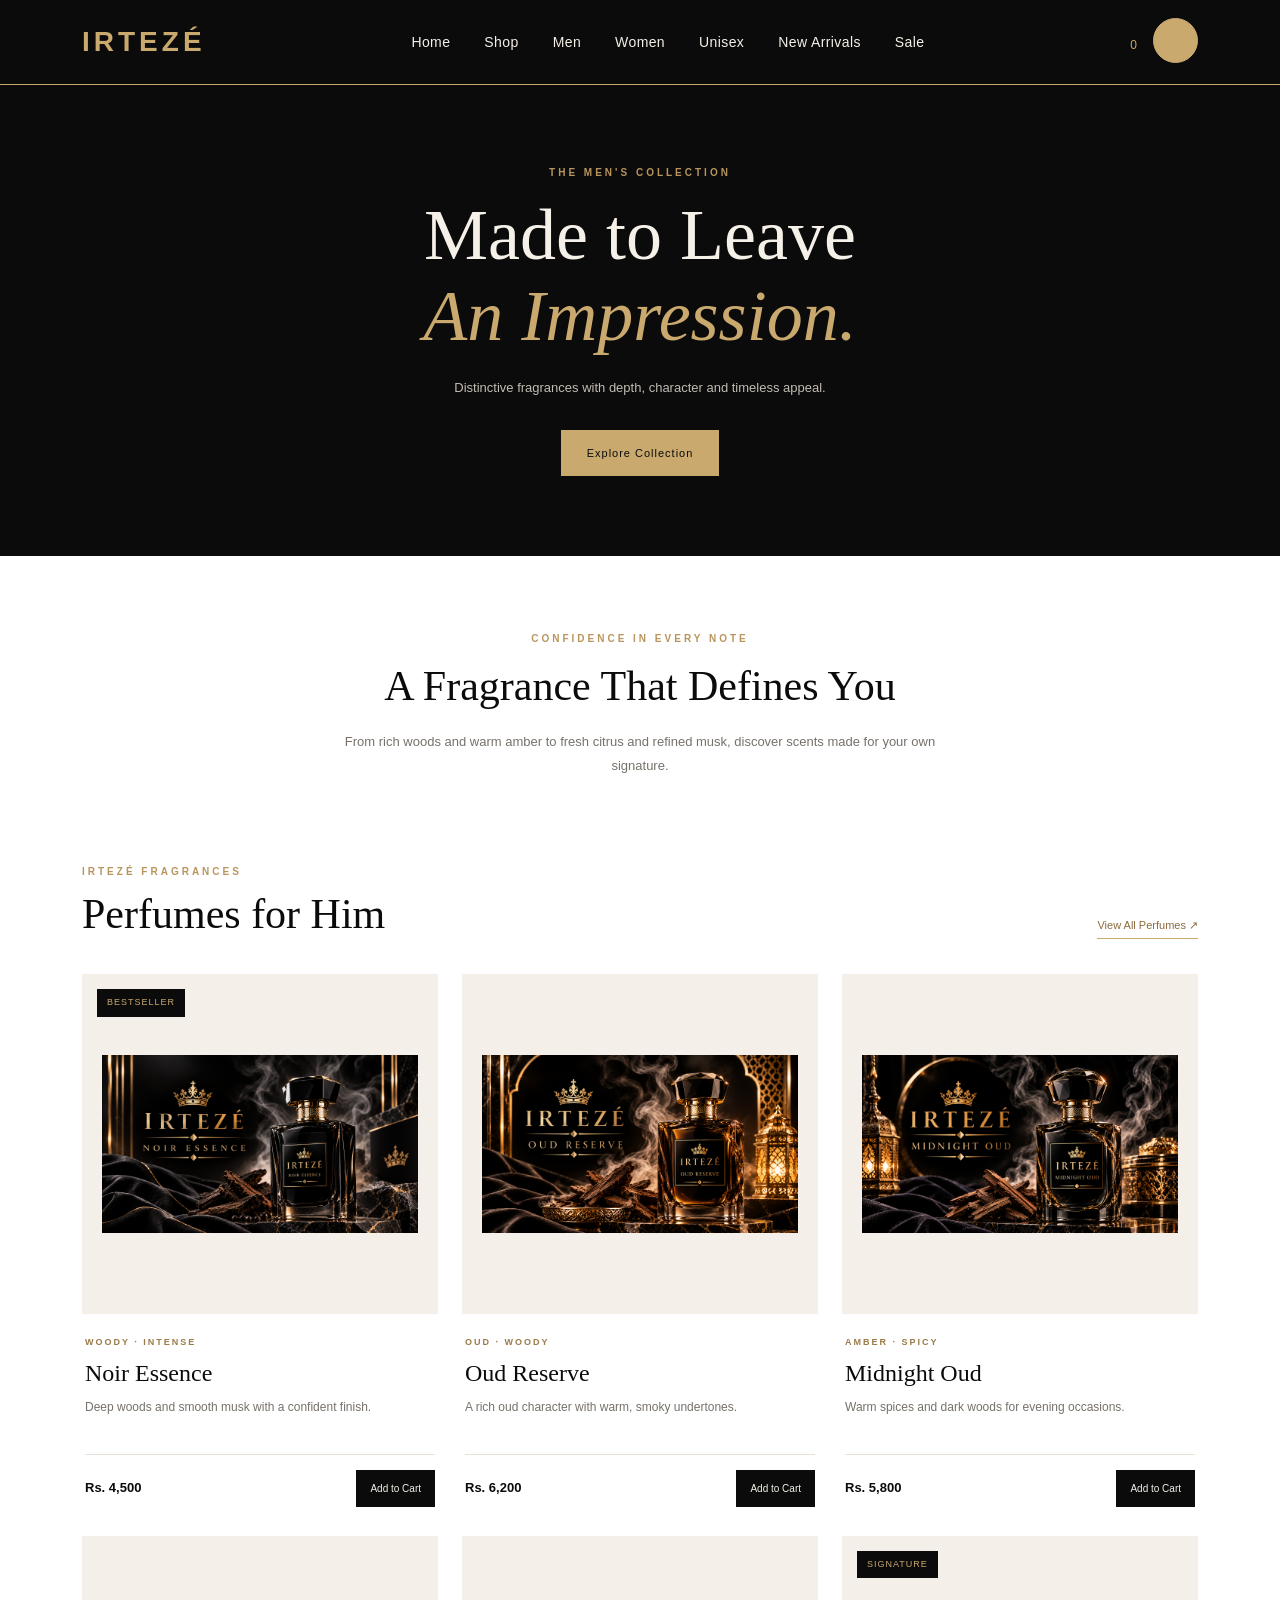
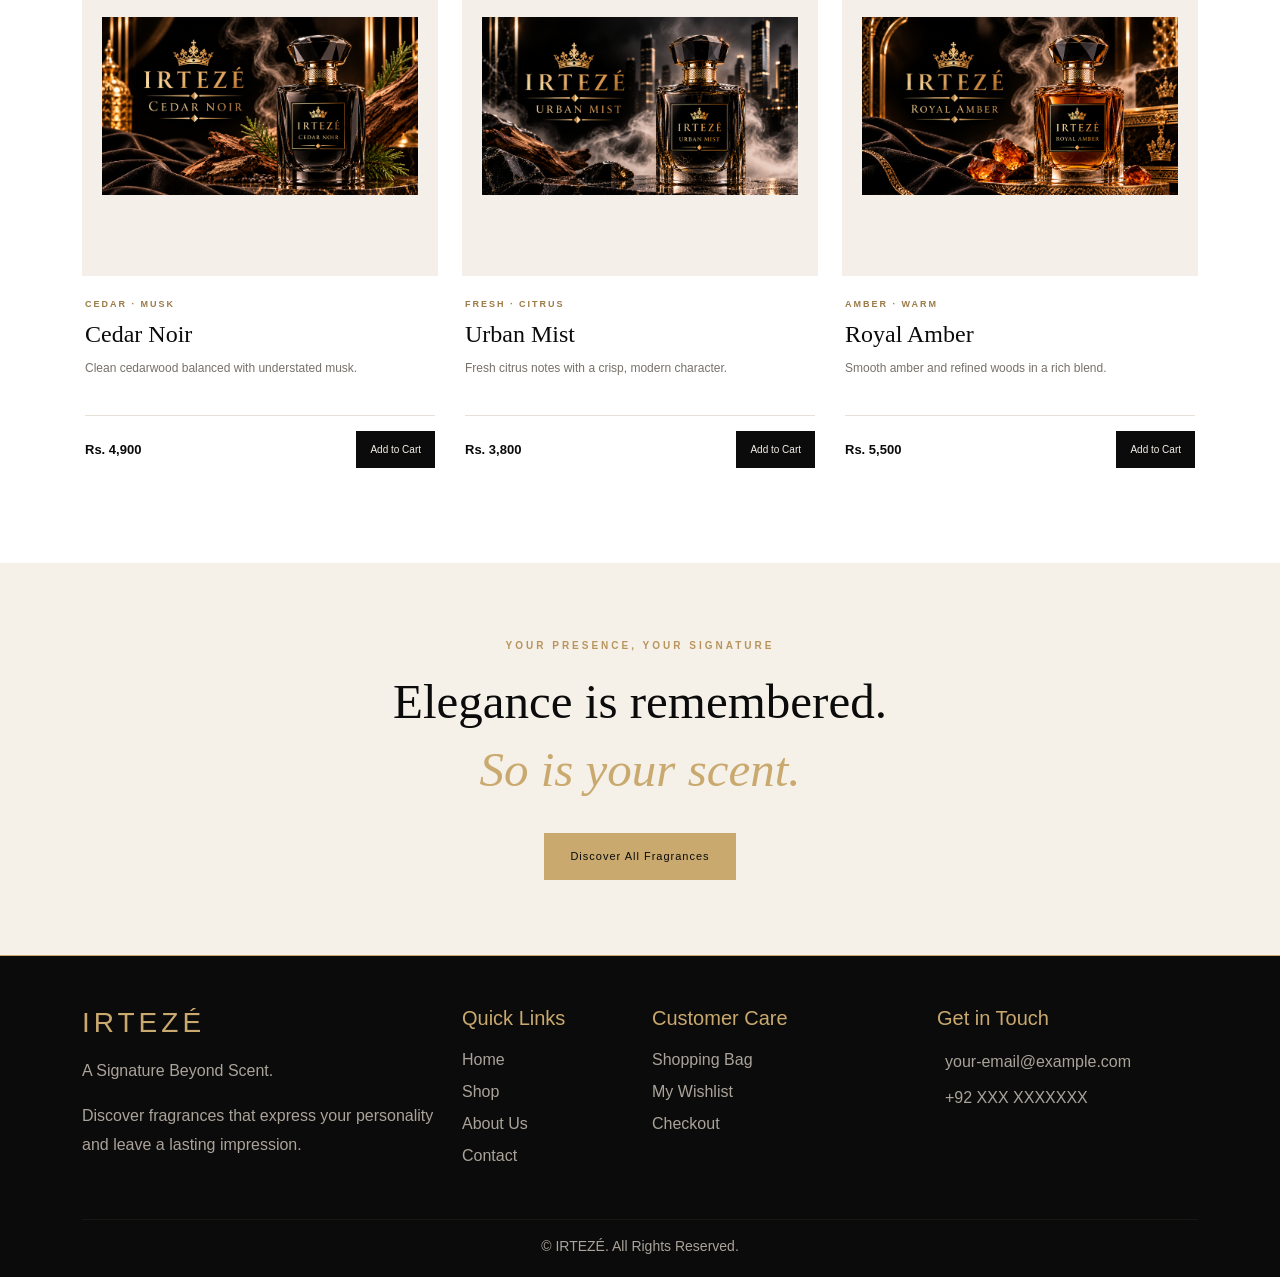
<file: men.html>
<!DOCTYPE html>
<html lang="en">
<head>
    <meta charset="UTF-8">
    <meta name="viewport" content="width=device-width, initial-scale=1.0">
    <title>Men's Perfumes | IRTEZÉ</title>

    <link href="https://cdn.jsdelivr.net/npm/bootstrap@5.3.3/dist/css/bootstrap.min.css" rel="stylesheet">
    <link rel="stylesheet" href="men.css">
</head>
<body>

   <header style="background:#0b0b0b; border-bottom:1px solid #c9a96e;">
    <nav class="navbar navbar-expand-lg navbar-dark py-3">
        <div class="container">

            <a class="navbar-brand fw-bold" href="index.html"
               style="color:#c9a96e; font-size:28px; letter-spacing:4px;">
                IRTEZÉ
            </a>

            <button class="navbar-toggler" type="button"
                    data-bs-toggle="collapse" data-bs-target="#irtezeNavbar"
                    aria-controls="irtezeNavbar" aria-expanded="false"
                    aria-label="Toggle navigation"
                    style="border-color:#c9a96e;">
                <span class="navbar-toggler-icon"></span>
            </button>

            <div class="collapse navbar-collapse" id="irtezeNavbar">
                <ul class="navbar-nav mx-auto gap-lg-3 text-center">
                    <li class="nav-item"><a class="nav-link" href="index.html">Home</a></li>
                    <li class="nav-item"><a class="nav-link" href="shop.html">Shop</a></li>
                    <li class="nav-item"><a class="nav-link" href="men.html">Men</a></li>
                    <li class="nav-item"><a class="nav-link" href="women.html">Women</a></li>
                    <li class="nav-item"><a class="nav-link" href="unisex.html">Unisex</a></li>
                    <li class="nav-item"><a class="nav-link" href="new-arrivals.html">New Arrivals</a></li>
                    <li class="nav-item"><a class="nav-link" href="sale.html">Sale</a></li>
                </ul>

                <div class="d-flex justify-content-center align-items-center gap-3 mt-3 mt-lg-0">
                    <a href="shop.html" aria-label="Search"
                       style="color:#c9a96e; font-size:21px;">
                        <i class="bi bi-search"></i>
                    </a>

                    <a href="wishlist.html" aria-label="Wishlist"
                       style="color:#c9a96e; font-size:21px; text-decoration:none;">
                        <i class="bi bi-heart"></i>
                        <span id="wishlistCount" style="font-size:12px;">0</span>
                    </a>

                 <a href="cart.html" class="irteze-cart" aria-label="Shopping cart">
    <i class="bi bi-cart3"></i>
    <span id="cartCount">0</span>
</a>
                </div>
            </div>

        </div>
    </nav>
</header>

    <main>

        <section class="men-hero">
            <div class="container">
                <p class="eyebrow">THE MEN'S COLLECTION</p>
                <h1>Made to Leave<br><span>An Impression.</span></h1>
                <p>Distinctive fragrances with depth, character and timeless appeal.</p>
                <a href="#men-products" class="gold-button">Explore Collection</a>
            </div>
        </section>

        <section class="collection-intro">
            <div class="container">
                <p class="eyebrow">CONFIDENCE IN EVERY NOTE</p>
                <h2>A Fragrance That Defines You</h2>
                <p>
                    From rich woods and warm amber to fresh citrus and refined musk,
                    discover scents made for your own signature.
                </p>
            </div>
        </section>

        <section class="products-section" id="men-products">
            <div class="container">

                <div class="section-heading">
                    <div>
                        <p class="eyebrow">IRTEZÉ FRAGRANCES</p>
                        <h2>Perfumes for Him</h2>
                    </div>
                    <a href="shop.html" class="text-link">View All Perfumes ↗</a>
                </div>

                <div class="row g-4">

                    <div class="col-12 col-sm-6 col-lg-4">
                        <article class="product-card">
                            <a href="product-details.html" class="product-image">
                                <span class="product-label">BESTSELLER</span>
                                <img src="image11.png" alt="Noir Essence men's perfume" loading="lazy">
                            </a>
                            <div class="product-info">
                                <p class="product-category">WOODY · INTENSE</p>
                                <h3><a href="product-details.html">Noir Essence</a></h3>
                                <p class="product-description">Deep woods and smooth musk with a confident finish.</p>
                                <div class="product-bottom">
                                    <span class="product-price">Rs. 4,500</span>
                                    <button class="add-to-cart" type="button" data-id="noir-essence" data-name="Noir Essence" data-price="4500">Add to Cart</button>
                                </div>
                            </div>
                        </article>
                    </div>

                    <div class="col-12 col-sm-6 col-lg-4">
                        <article class="product-card">
                            <a href="product-details.html" class="product-image">
                                <img src="image12.png" alt="Oud Reserve men's perfume" loading="lazy">
                            </a>
                            <div class="product-info">
                                <p class="product-category">OUD · WOODY</p>
                                <h3><a href="product-details.html">Oud Reserve</a></h3>
                                <p class="product-description">A rich oud character with warm, smoky undertones.</p>
                                <div class="product-bottom">
                                    <span class="product-price">Rs. 6,200</span>
                                    <button class="add-to-cart" type="button" data-id="oud-reserve" data-name="Oud Reserve" data-price="6200">Add to Cart</button>
                                </div>
                            </div>
                        </article>
                    </div>

                    <div class="col-12 col-sm-6 col-lg-4">
                        <article class="product-card">
                            <a href="product-details.html" class="product-image">
                                <img src="image13.png" alt="Midnight Oud men's perfume" loading="lazy">
                            </a>
                            <div class="product-info">
                                <p class="product-category">AMBER · SPICY</p>
                                <h3><a href="product-details.html">Midnight Oud</a></h3>
                                <p class="product-description">Warm spices and dark woods for evening occasions.</p>
                                <div class="product-bottom">
                                    <span class="product-price">Rs. 5,800</span>
                                    <button class="add-to-cart" type="button" data-id="midnight-oud" data-name="Midnight Oud" data-price="5800">Add to Cart</button>
                                </div>
                            </div>
                        </article>
                    </div>

                    <div class="col-12 col-sm-6 col-lg-4">
                        <article class="product-card">
                            <a href="product-details.html" class="product-image">
                                <img src="image14.png" alt="Cedar Noir men's perfume" loading="lazy">
                            </a>
                            <div class="product-info">
                                <p class="product-category">CEDAR · MUSK</p>
                                <h3><a href="product-details.html">Cedar Noir</a></h3>
                                <p class="product-description">Clean cedarwood balanced with understated musk.</p>
                                <div class="product-bottom">
                                    <span class="product-price">Rs. 4,900</span>
                                    <button class="add-to-cart" type="button" data-id="cedar-noir" data-name="Cedar Noir" data-price="4900">Add to Cart</button>
                                </div>
                            </div>
                        </article>
                    </div>

                    <div class="col-12 col-sm-6 col-lg-4">
                        <article class="product-card">
                            <a href="product-details.html" class="product-image">
                                <img src="image15.png" alt="Urban Mist men's perfume" loading="lazy">
                            </a>
                            <div class="product-info">
                                <p class="product-category">FRESH · CITRUS</p>
                                <h3><a href="product-details.html">Urban Mist</a></h3>
                                <p class="product-description">Fresh citrus notes with a crisp, modern character.</p>
                                <div class="product-bottom">
                                    <span class="product-price">Rs. 3,800</span>
                                    <button class="add-to-cart" type="button" data-id="urban-mist" data-name="Urban Mist" data-price="3800">Add to Cart</button>
                                </div>
                            </div>
                        </article>
                    </div>

                    <div class="col-12 col-sm-6 col-lg-4">
                        <article class="product-card">
                            <a href="product-details.html" class="product-image">
                                <span class="product-label">SIGNATURE</span>
                                <img src="image16.png" alt="Royal Amber men's perfume" loading="lazy">
                            </a>
                            <div class="product-info">
                                <p class="product-category">AMBER · WARM</p>
                                <h3><a href="product-details.html">Royal Amber</a></h3>
                                <p class="product-description">Smooth amber and refined woods in a rich blend.</p>
                                <div class="product-bottom">
                                    <span class="product-price">Rs. 5,500</span>
                                    <button class="add-to-cart" type="button" data-id="royal-amber" data-name="Royal Amber" data-price="5500">Add to Cart</button>
                                </div>
                            </div>
                        </article>
                    </div>

                </div>
            </div>
        </section>

        <section class="men-quote">
            <div class="container">
                <p class="eyebrow">YOUR PRESENCE, YOUR SIGNATURE</p>
                <h2>Elegance is remembered.<br><span>So is your scent.</span></h2>
                <a href="shop.html" class="gold-button">Discover All Fragrances</a>
            </div>
        </section>

    </main>

<footer style="background:#0b0b0b; color:#f5f0e8; border-top:1px solid #c9a96e; padding:50px 0 20px;">
    <div class="container">
        <div class="row g-4">

            <div class="col-lg-4 col-md-6">
                <h3 style="color:#c9a96e; letter-spacing:4px;">IRTEZÉ</h3>
                <p style="color:#aaa39a;">A Signature Beyond Scent.</p>
                <p style="color:#aaa39a;">
                    Discover fragrances that express your personality
                    and leave a lasting impression.
                </p>
            </div>

            <div class="col-lg-2 col-md-6">
                <h5 style="color:#c9a96e;">Quick Links</h5>
                <ul class="list-unstyled">
                    <li class="mb-2"><a href="index.html" style="color:#aaa39a; text-decoration:none;">Home</a></li>
                    <li class="mb-2"><a href="shop.html" style="color:#aaa39a; text-decoration:none;">Shop</a></li>
                    <li class="mb-2"><a href="about.html" style="color:#aaa39a; text-decoration:none;">About Us</a></li>
                    <li class="mb-2"><a href="contact.html" style="color:#aaa39a; text-decoration:none;">Contact</a></li>
                </ul>
            </div>

            <div class="col-lg-3 col-md-6">
                <h5 style="color:#c9a96e;">Customer Care</h5>
                <ul class="list-unstyled">
                    <li class="mb-2"><a href="cart.html" style="color:#aaa39a; text-decoration:none;">Shopping Bag</a></li>
                    <li class="mb-2"><a href="wishlist.html" style="color:#aaa39a; text-decoration:none;">My Wishlist</a></li>
                    <li class="mb-2"><a href="checkout.html" style="color:#aaa39a; text-decoration:none;">Checkout</a></li>
                </ul>
            </div>

            <div class="col-lg-3 col-md-6">
                <h5 style="color:#c9a96e;">Get in Touch</h5>
                <p style="color:#aaa39a; margin-bottom:8px;">
                    <i class="bi bi-envelope me-2"></i> your-email@example.com
                </p>
                <p style="color:#aaa39a;">
                    <i class="bi bi-telephone me-2"></i> +92 XXX XXXXXXX
                </p>
                <div class="d-flex gap-3">
                    <a href="#" aria-label="Instagram" style="color:#c9a96e; font-size:20px;"><i class="bi bi-instagram"></i></a>
                    <a href="#" aria-label="Facebook" style="color:#c9a96e; font-size:20px;"><i class="bi bi-facebook"></i></a>
                    <a href="#" aria-label="TikTok" style="color:#c9a96e; font-size:20px;"><i class="bi bi-tiktok"></i></a>
                </div>
            </div>

        </div>

        <hr style="border-color:#444; margin-top:35px;">

        <div class="text-center" style="color:#aaa39a; font-size:14px;">
            &copy; <span id="footerYear"></span> IRTEZÉ. All Rights Reserved.
        </div>
    </div>
</footer>

    <script src="https://code.jquery.com/jquery-3.7.1.min.js"></script>
    <script src="https://cdn.jsdelivr.net/npm/bootstrap@5.3.3/dist/js/bootstrap.bundle.min.js"></script>

    <script>
        $(function () {
            function updateCartCount() {
                let cart = [];

                try {
                    cart = JSON.parse(localStorage.getItem("irtezeCart")) || [];
                } catch (error) {
                    cart = [];
                }

                const count = cart.reduce(function (total, item) {
                    return total + Number(item.quantity || 0);
                }, 0);

                $("#cartCount").text(count);
            }

            $(".menu-toggle").on("click", function () {
                const open = $(".navbar-menu").toggleClass("menu-open").hasClass("menu-open");
                $(this).attr("aria-expanded", open);
            });

            $(".add-to-cart").on("click", function () {
                const button = $(this);
                let cart = [];

                try {
                    cart = JSON.parse(localStorage.getItem("irtezeCart")) || [];
                } catch (error) {
                    cart = [];
                }

                const id = button.attr("data-id");
                const product = cart.find(function (item) {
                    return item.id === id;
                });

                if (product) {
                    product.quantity = Number(product.quantity || 0) + 1;
                } else {
                    cart.push({
                        id: id,
                        name: button.attr("data-name"),
                        price: Number(button.attr("data-price")),
                        quantity: 1
                    });
                }

                localStorage.setItem("irtezeCart", JSON.stringify(cart));
                updateCartCount();

                const oldText = button.text();
                button.text("Added ✓").prop("disabled", true);

                setTimeout(function () {
                    button.text(oldText).prop("disabled", false);
                }, 900);
            });

            $("#currentYear").text(new Date().getFullYear());
            updateCartCount();
        });
    </script>
<style>
/* HEADER */
header {
    background: #0b0b0b;
    border-bottom: 1px solid rgba(201, 169, 110, 0.35);
}

header .navbar {
    padding-top: 18px;
    padding-bottom: 18px;
}

header .navbar-brand {
    color: #c9a96e !important;
    font-size: 27px;
    font-weight: 700;
    letter-spacing: 4px;
    transition: color 0.3s ease;
}

header .navbar-brand:hover {
    color: #f5f0e8 !important;
}

/* NAV LINKS */
header .navbar-nav .nav-link {
    position: relative;
    display: inline-block;
    color: #f5f0e8 !important;
    font-size: 14px;
    font-weight: 500;
    letter-spacing: 0.4px;
    padding: 10px 0 !important;
    margin: 0 9px;
    transition: color 0.3s ease;
}

header .navbar-nav .nav-link::after {
    content: "";
    position: absolute;
    left: 0;
    bottom: 3px;
    width: 0;
    height: 2px;
    background: #c9a96e;
    transition: width 0.3s ease;
}

header .navbar-nav .nav-link:hover,
header .navbar-nav .nav-link:focus,
header .navbar-nav .nav-link.active {
    color: #c9a96e !important;
}

header .navbar-nav .nav-link:hover::after,
header .navbar-nav .nav-link.active::after {
    width: 100%;
}

/* SEARCH, WISHLIST AND CART ICONS */
header a[aria-label="Search"],
header a[aria-label="Wishlist"],
header a[aria-label="Shopping cart"] {
    color: #c9a96e !important;
    transition: color 0.3s ease, transform 0.3s ease;
}

header a[aria-label="Search"]:hover,
header a[aria-label="Wishlist"]:hover,
header a[aria-label="Shopping cart"]:hover {
    color: #f5f0e8 !important;
    transform: translateY(-2px);
}

/* MOBILE MENU */
header .navbar-toggler {
    border: 1px solid #c9a96e;
    box-shadow: none !important;
}

header .navbar-toggler:focus {
    box-shadow: 0 0 0 2px rgba(201, 169, 110, 0.2) !important;
}

@media (max-width: 991px) {
    header .navbar-collapse {
        padding-top: 18px;
    }

    header .navbar-nav .nav-link {
        margin: 4px 0;
    }

    header .navbar-nav .nav-link::after {
        left: 50%;
        transform: translateX(-50%);
    }

    header .navbar-nav .nav-link:hover::after,
    header .navbar-nav .nav-link.active::after {
        width: 35px;
    }
}

/* FOOTER */
footer {
    background: #0b0b0b !important;
    color: #f5f0e8;
    border-top: 1px solid rgba(201, 169, 110, 0.4);
}

footer h3,
footer h5 {
    color: #c9a96e !important;
    margin-bottom: 18px;
}

footer p {
    line-height: 1.8;
}

footer a {
    color: #aaa39a !important;
    text-decoration: none !important;
    transition: color 0.3s ease;
}

footer a:hover {
    color: #c9a96e !important;
}

footer .bi-instagram,
footer .bi-facebook,
footer .bi-tiktok {
    transition: color 0.3s ease, transform 0.3s ease;
}

footer a:hover .bi-instagram,
footer a:hover .bi-facebook,
footer a:hover .bi-tiktok {
    color: #f5f0e8;
}

footer hr {
    border-color: rgba(201, 169, 110, 0.3) !important;
}

footer #footerYear {
    color: #c9a96e;
}
.irteze-cart {
width: 45px;
height: 45px;
display: inline-flex;


align-items: center;
justify-content: center;
gap: 5px;
color: #c9a96e !important;
border: 1px solid rgba(201, 169, 110, 0.55);
border-radius: 50%;
text-decoration: none !important;
transition: all 0.3s ease;
}

.irteze-cart i {
font-size: 19px;
}

.irteze-cart #cartCount {
font-size: 11px;
font-weight: 600;
}

.irteze-cart {
background: #c9a96e;
color: #0b0b0b !important;
border-color: #c9a96e;
transform: translateY(-2px);
}
</style>
</body>
</html>
</file>
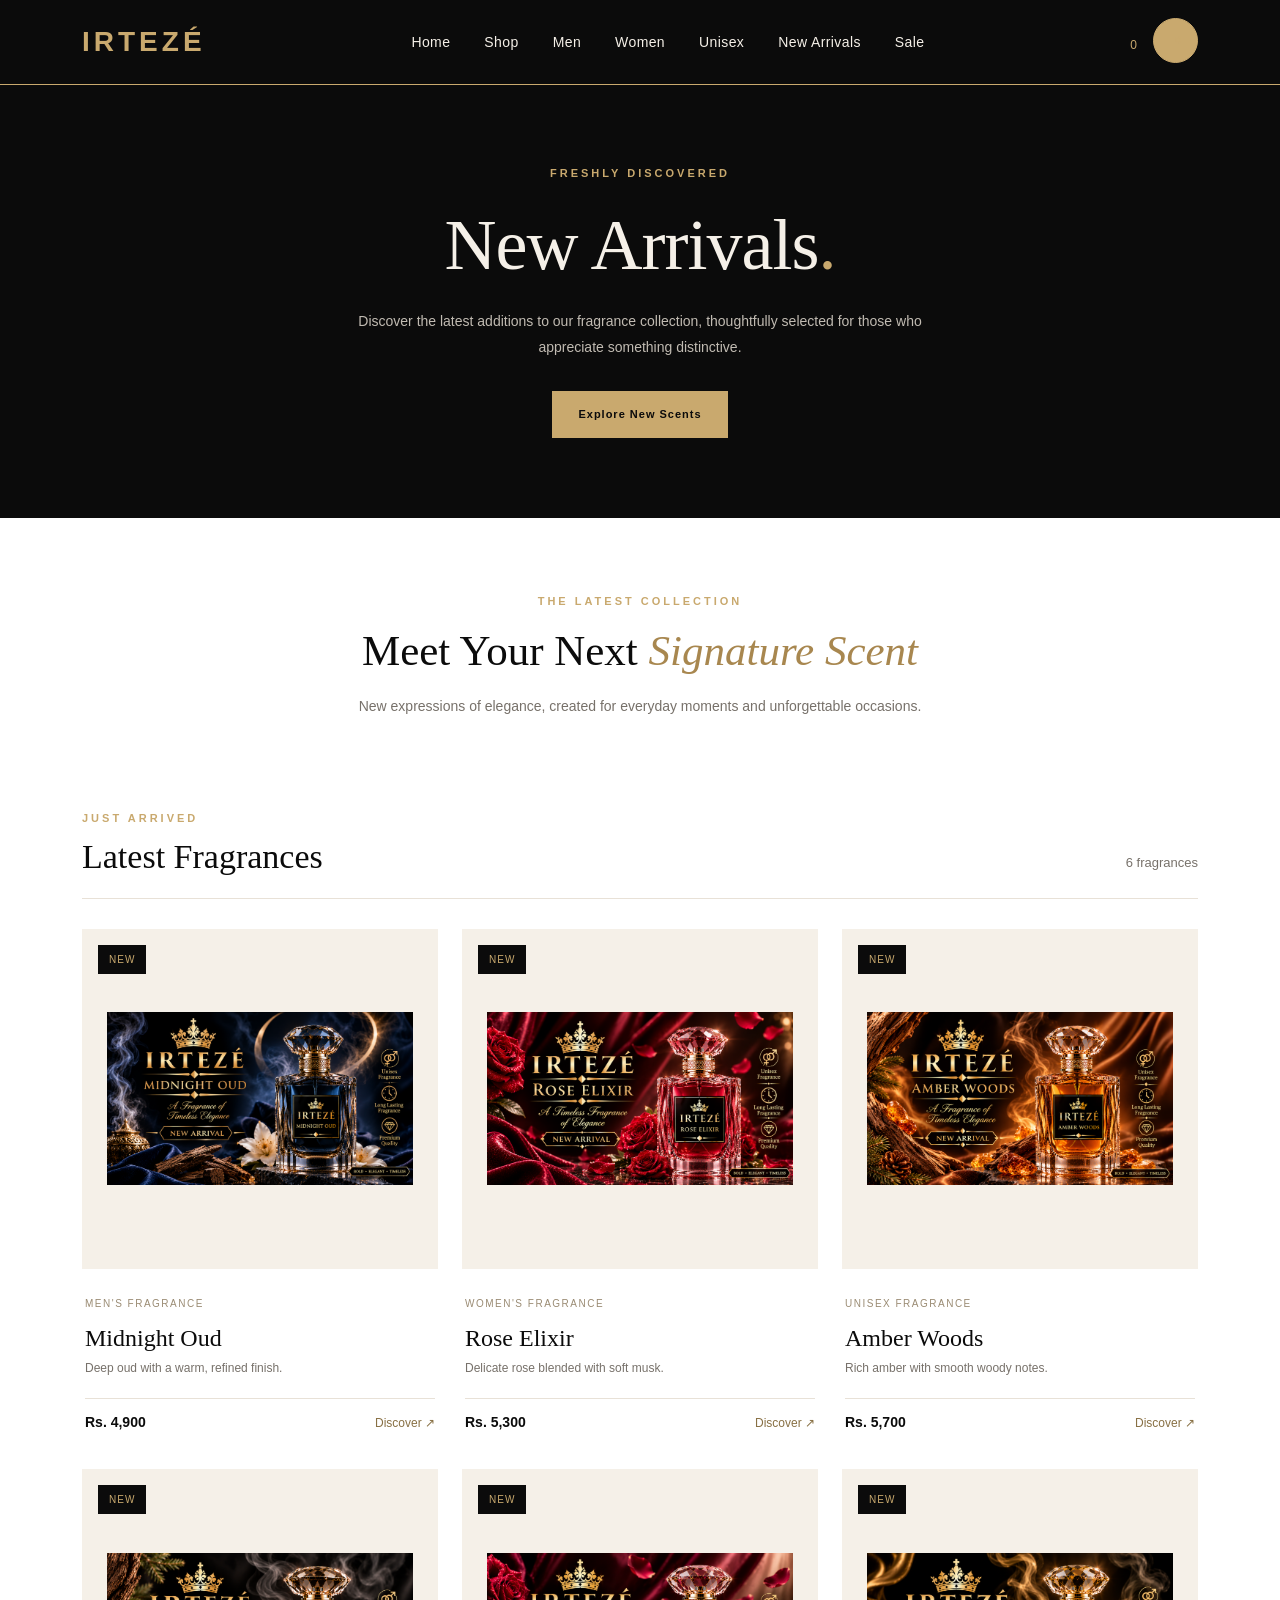
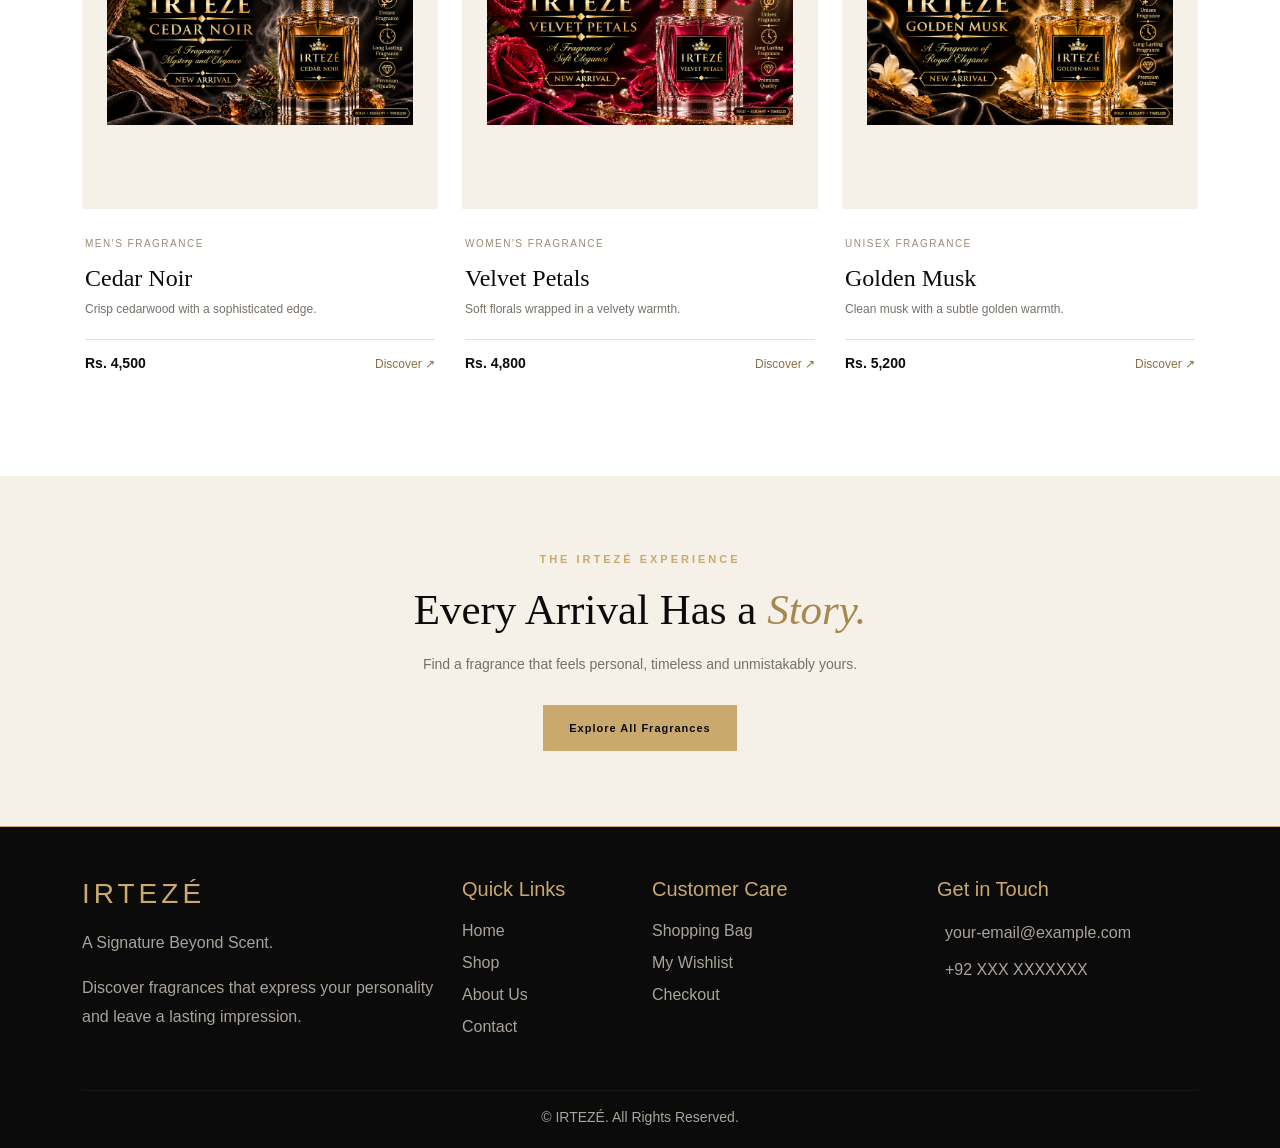
<file: new-arrivals.html>
<!DOCTYPE html>
<html lang="en">
<head>
    <meta charset="UTF-8">
    <meta name="viewport" content="width=device-width, initial-scale=1.0">
    <title>New Arrivals | IRTEZÉ Perfumes</title>

    <link href="https://cdn.jsdelivr.net/npm/bootstrap@5.3.3/dist/css/bootstrap.min.css" rel="stylesheet">
    <link rel="stylesheet" href="new-arrivals.css">
</head>
<body>

<header style="background:#0b0b0b; border-bottom:1px solid #c9a96e;">
    <nav class="navbar navbar-expand-lg navbar-dark py-3">
        <div class="container">

            <a class="navbar-brand fw-bold" href="index.html"
               style="color:#c9a96e; font-size:28px; letter-spacing:4px;">
                IRTEZÉ
            </a>

            <button class="navbar-toggler" type="button"
                    data-bs-toggle="collapse" data-bs-target="#irtezeNavbar"
                    aria-controls="irtezeNavbar" aria-expanded="false"
                    aria-label="Toggle navigation"
                    style="border-color:#c9a96e;">
                <span class="navbar-toggler-icon"></span>
            </button>

            <div class="collapse navbar-collapse" id="irtezeNavbar">
                <ul class="navbar-nav mx-auto gap-lg-3 text-center">
                    <li class="nav-item"><a class="nav-link" href="index.html">Home</a></li>
                    <li class="nav-item"><a class="nav-link" href="shop.html">Shop</a></li>
                    <li class="nav-item"><a class="nav-link" href="men.html">Men</a></li>
                    <li class="nav-item"><a class="nav-link" href="women.html">Women</a></li>
                    <li class="nav-item"><a class="nav-link" href="unisex.html">Unisex</a></li>
                    <li class="nav-item"><a class="nav-link" href="new-arrivals.html">New Arrivals</a></li>
                    <li class="nav-item"><a class="nav-link" href="sale.html">Sale</a></li>
                </ul>

                <div class="d-flex justify-content-center align-items-center gap-3 mt-3 mt-lg-0">
                    <a href="shop.html" aria-label="Search"
                       style="color:#c9a96e; font-size:21px;">
                        <i class="bi bi-search"></i>
                    </a>

                    <a href="wishlist.html" aria-label="Wishlist"
                       style="color:#c9a96e; font-size:21px; text-decoration:none;">
                        <i class="bi bi-heart"></i>
                        <span id="wishlistCount" style="font-size:12px;">0</span>
                    </a>

               <a href="cart.html" class="irteze-cart" aria-label="Shopping cart">
    <i class="bi bi-cart3"></i>
    <span id="cartCount">0</span>
</a>
                </div>
            </div>

        </div>
    </nav>
</header>

<main>
    <section class="arrival-hero">
        <div class="container">
            <p class="eyebrow">FRESHLY DISCOVERED</p>
            <h1>New Arrivals<span>.</span></h1>
            <p class="hero-description">
                Discover the latest additions to our fragrance collection,
                thoughtfully selected for those who appreciate something distinctive.
            </p>
            <a href="#new-products" class="gold-button">Explore New Scents</a>
        </div>
    </section>

    <section class="intro-section">
        <div class="container">
            <div class="intro-content">
                <span class="section-label">THE LATEST COLLECTION</span>
                <h2>Meet Your Next <em>Signature Scent</em></h2>
                <p>
                    New expressions of elegance, created for everyday moments
                    and unforgettable occasions.
                </p>
            </div>
        </div>
    </section>

    <section class="products-section" id="new-products">
        <div class="container">
            <div class="products-heading">
                <div>
                    <span class="section-label">JUST ARRIVED</span>
                    <h2>Latest Fragrances</h2>
                </div>
                <p><span id="productCount">6</span> fragrances</p>
            </div>

            <div class="row g-4" id="productGrid">

                <div class="col-12 col-sm-6 col-lg-4 product-item" data-category="Men" data-price="4900">
                    <div class="product-card">
                        <div class="product-image">
                            <span class="product-badge">NEW</span>
                            <img src="image30.png" alt="Midnight Oud perfume">
                            <button class="quick-add" data-id="na1" data-name="Midnight Oud" data-price="4900">Add to Bag +</button>
                        </div>
                        <div class="product-info">
                            <span class="product-category">MEN'S FRAGRANCE</span>
                            <h3>Midnight Oud</h3>
                            <p class="product-description">Deep oud with a warm, refined finish.</p>
                            <div class="product-bottom">
                                <span class="product-price">Rs. 4,900</span>
                                <a href="product-details.html" class="view-product">Discover ↗</a>
                            </div>
                        </div>
                    </div>
                </div>

                <div class="col-12 col-sm-6 col-lg-4 product-item" data-category="Women" data-price="5300">
                    <div class="product-card">
                        <div class="product-image">
                            <span class="product-badge">NEW</span>
                            <img src="image31.png" alt="Rose Elixir perfume">
                            <button class="quick-add" data-id="na2" data-name="Rose Elixir" data-price="5300">Add to Bag +</button>
                        </div>
                        <div class="product-info">
                            <span class="product-category">WOMEN'S FRAGRANCE</span>
                            <h3>Rose Elixir</h3>
                            <p class="product-description">Delicate rose blended with soft musk.</p>
                            <div class="product-bottom">
                                <span class="product-price">Rs. 5,300</span>
                                <a href="product-details.html" class="view-product">Discover ↗</a>
                            </div>
                        </div>
                    </div>
                </div>

                <div class="col-12 col-sm-6 col-lg-4 product-item" data-category="Unisex" data-price="5700">
                    <div class="product-card">
                        <div class="product-image">
                            <span class="product-badge">NEW</span>
                            <img src="image32.png" alt="Amber Woods perfume">
                            <button class="quick-add" data-id="na3" data-name="Amber Woods" data-price="5700">Add to Bag +</button>
                        </div>
                        <div class="product-info">
                            <span class="product-category">UNISEX FRAGRANCE</span>
                            <h3>Amber Woods</h3>
                            <p class="product-description">Rich amber with smooth woody notes.</p>
                            <div class="product-bottom">
                                <span class="product-price">Rs. 5,700</span>
                                <a href="product-details.html" class="view-product">Discover ↗</a>
                            </div>
                        </div>
                    </div>
                </div>

                <div class="col-12 col-sm-6 col-lg-4 product-item" data-category="Men" data-price="4500">
                    <div class="product-card">
                        <div class="product-image">
                            <span class="product-badge">NEW</span>
                            <img src="image33.png" alt="Cedar Noir perfume">
                            <button class="quick-add" data-id="na4" data-name="Cedar Noir" data-price="4500">Add to Bag +</button>
                        </div>
                        <div class="product-info">
                            <span class="product-category">MEN'S FRAGRANCE</span>
                            <h3>Cedar Noir</h3>
                            <p class="product-description">Crisp cedarwood with a sophisticated edge.</p>
                            <div class="product-bottom">
                                <span class="product-price">Rs. 4,500</span>
                                <a href="product-details.html" class="view-product">Discover ↗</a>
                            </div>
                        </div>
                    </div>
                </div>

                <div class="col-12 col-sm-6 col-lg-4 product-item" data-category="Women" data-price="4800">
                    <div class="product-card">
                        <div class="product-image">
                            <span class="product-badge">NEW</span>
                            <img src="image34.png" alt="Velvet Petals perfume">
                            <button class="quick-add" data-id="na5" data-name="Velvet Petals" data-price="4800">Add to Bag +</button>
                        </div>
                        <div class="product-info">
                            <span class="product-category">WOMEN'S FRAGRANCE</span>
                            <h3>Velvet Petals</h3>
                            <p class="product-description">Soft florals wrapped in a velvety warmth.</p>
                            <div class="product-bottom">
                                <span class="product-price">Rs. 4,800</span>
                                <a href="product-details.html" class="view-product">Discover ↗</a>
                            </div>
                        </div>
                    </div>
                </div>

                <div class="col-12 col-sm-6 col-lg-4 product-item" data-category="Unisex" data-price="5200">
                    <div class="product-card">
                        <div class="product-image">
                            <span class="product-badge">NEW</span>
                            <img src="image35.png" alt="Golden Musk perfume">
                            <button class="quick-add" data-id="na6" data-name="Golden Musk" data-price="5200">Add to Bag +</button>
                        </div>
                        <div class="product-info">
                            <span class="product-category">UNISEX FRAGRANCE</span>
                            <h3>Golden Musk</h3>
                            <p class="product-description">Clean musk with a subtle golden warmth.</p>
                            <div class="product-bottom">
                                <span class="product-price">Rs. 5,200</span>
                                <a href="product-details.html" class="view-product">Discover ↗</a>
                            </div>
                        </div>
                    </div>
                </div>

            </div>

            <p class="empty-message" id="emptyMessage" hidden>No fragrances are available right now.</p>
        </div>
    </section>

    <section class="signature-section">
        <div class="container">
            <div class="signature-content">
                <span class="section-label">THE IRTEZÉ EXPERIENCE</span>
                <h2>Every Arrival Has a <em>Story.</em></h2>
                <p>Find a fragrance that feels personal, timeless and unmistakably yours.</p>
                <a href="shop.html" class="gold-button">Explore All Fragrances</a>
            </div>
        </div>
    </section>
</main>

<footer style="background:#0b0b0b; color:#f5f0e8; border-top:1px solid #c9a96e; padding:50px 0 20px;">
    <div class="container">
        <div class="row g-4">

            <div class="col-lg-4 col-md-6">
                <h3 style="color:#c9a96e; letter-spacing:4px;">IRTEZÉ</h3>
                <p style="color:#aaa39a;">A Signature Beyond Scent.</p>
                <p style="color:#aaa39a;">
                    Discover fragrances that express your personality
                    and leave a lasting impression.
                </p>
            </div>

            <div class="col-lg-2 col-md-6">
                <h5 style="color:#c9a96e;">Quick Links</h5>
                <ul class="list-unstyled">
                    <li class="mb-2"><a href="index.html" style="color:#aaa39a; text-decoration:none;">Home</a></li>
                    <li class="mb-2"><a href="shop.html" style="color:#aaa39a; text-decoration:none;">Shop</a></li>
                    <li class="mb-2"><a href="about.html" style="color:#aaa39a; text-decoration:none;">About Us</a></li>
                    <li class="mb-2"><a href="contact.html" style="color:#aaa39a; text-decoration:none;">Contact</a></li>
                </ul>
            </div>

            <div class="col-lg-3 col-md-6">
                <h5 style="color:#c9a96e;">Customer Care</h5>
                <ul class="list-unstyled">
                    <li class="mb-2"><a href="cart.html" style="color:#aaa39a; text-decoration:none;">Shopping Bag</a></li>
                    <li class="mb-2"><a href="wishlist.html" style="color:#aaa39a; text-decoration:none;">My Wishlist</a></li>
                    <li class="mb-2"><a href="checkout.html" style="color:#aaa39a; text-decoration:none;">Checkout</a></li>
                </ul>
            </div>

            <div class="col-lg-3 col-md-6">
                <h5 style="color:#c9a96e;">Get in Touch</h5>
                <p style="color:#aaa39a; margin-bottom:8px;">
                    <i class="bi bi-envelope me-2"></i> your-email@example.com
                </p>
                <p style="color:#aaa39a;">
                    <i class="bi bi-telephone me-2"></i> +92 XXX XXXXXXX
                </p>
                <div class="d-flex gap-3">
                    <a href="#" aria-label="Instagram" style="color:#c9a96e; font-size:20px;"><i class="bi bi-instagram"></i></a>
                    <a href="#" aria-label="Facebook" style="color:#c9a96e; font-size:20px;"><i class="bi bi-facebook"></i></a>
                    <a href="#" aria-label="TikTok" style="color:#c9a96e; font-size:20px;"><i class="bi bi-tiktok"></i></a>
                </div>
            </div>

        </div>

        <hr style="border-color:#444; margin-top:35px;">

        <div class="text-center" style="color:#aaa39a; font-size:14px;">
            &copy; <span id="footerYear"></span> IRTEZÉ. All Rights Reserved.
        </div>
    </div>
</footer>
<script src="https://code.jquery.com/jquery-3.7.1.min.js"></script>
<script src="https://cdn.jsdelivr.net/npm/bootstrap@5.3.3/dist/js/bootstrap.bundle.min.js"></script>
<script>
$(function () {
    function updateCartCount() {
        let cart = JSON.parse(localStorage.getItem("irtezeCart")) || [];
        let count = cart.reduce((total, item) => total + Number(item.quantity || 1), 0);
        $(".cart-count").text(count);
    }

    $(".menu-toggle").on("click", function () {
        $(".navigation").toggleClass("show-menu");
        $(this).toggleClass("open");
    });

    $(".quick-add").on("click", function () {
        let id = String($(this).data("id"));
        let name = $(this).data("name");
        let price = Number($(this).data("price"));
        let cart = JSON.parse(localStorage.getItem("irtezeCart")) || [];
        let existing = cart.find(item => String(item.id) === id);

        if (existing) {
            existing.quantity = Number(existing.quantity || 1) + 1;
        } else {
            cart.push({ id: id, name: name, price: price, quantity: 1 });
        }

        localStorage.setItem("irtezeCart", JSON.stringify(cart));
        updateCartCount();

        let button = $(this);
        button.text("Added ✓");
        setTimeout(function () {
            button.text("Add to Bag +");
        }, 1200);
    });

    $("#currentYear").text(new Date().getFullYear());
    updateCartCount();
});
</script>
<style>
/* HEADER */
header {
    background: #0b0b0b;
    border-bottom: 1px solid rgba(201, 169, 110, 0.35);
}

header .navbar {
    padding-top: 18px;
    padding-bottom: 18px;
}

header .navbar-brand {
    color: #c9a96e !important;
    font-size: 27px;
    font-weight: 700;
    letter-spacing: 4px;
    transition: color 0.3s ease;
}

header .navbar-brand:hover {
    color: #f5f0e8 !important;
}

/* NAV LINKS */
header .navbar-nav .nav-link {
    position: relative;
    display: inline-block;
    color: #f5f0e8 !important;
    font-size: 14px;
    font-weight: 500;
    letter-spacing: 0.4px;
    padding: 10px 0 !important;
    margin: 0 9px;
    transition: color 0.3s ease;
}

header .navbar-nav .nav-link::after {
    content: "";
    position: absolute;
    left: 0;
    bottom: 3px;
    width: 0;
    height: 2px;
    background: #c9a96e;
    transition: width 0.3s ease;
}

header .navbar-nav .nav-link:hover,
header .navbar-nav .nav-link:focus,
header .navbar-nav .nav-link.active {
    color: #c9a96e !important;
}

header .navbar-nav .nav-link:hover::after,
header .navbar-nav .nav-link.active::after {
    width: 100%;
}

/* SEARCH, WISHLIST AND CART ICONS */
header a[aria-label="Search"],
header a[aria-label="Wishlist"],
header a[aria-label="Shopping cart"] {
    color: #c9a96e !important;
    transition: color 0.3s ease, transform 0.3s ease;
}

header a[aria-label="Search"]:hover,
header a[aria-label="Wishlist"]:hover,
header a[aria-label="Shopping cart"]:hover {
    color: #f5f0e8 !important;
    transform: translateY(-2px);
}

/* MOBILE MENU */
header .navbar-toggler {
    border: 1px solid #c9a96e;
    box-shadow: none !important;
}

header .navbar-toggler:focus {
    box-shadow: 0 0 0 2px rgba(201, 169, 110, 0.2) !important;
}

@media (max-width: 991px) {
    header .navbar-collapse {
        padding-top: 18px;
    }

    header .navbar-nav .nav-link {
        margin: 4px 0;
    }

    header .navbar-nav .nav-link::after {
        left: 50%;
        transform: translateX(-50%);
    }

    header .navbar-nav .nav-link:hover::after,
    header .navbar-nav .nav-link.active::after {
        width: 35px;
    }
}

/* FOOTER */
footer {
    background: #0b0b0b !important;
    color: #f5f0e8;
    border-top: 1px solid rgba(201, 169, 110, 0.4);
}

footer h3,
footer h5 {
    color: #c9a96e !important;
    margin-bottom: 18px;
}

footer p {
    line-height: 1.8;
}

footer a {
    color: #aaa39a !important;
    text-decoration: none !important;
    transition: color 0.3s ease;
}

footer a:hover {
    color: #c9a96e !important;
}

footer .bi-instagram,
footer .bi-facebook,
footer .bi-tiktok {
    transition: color 0.3s ease, transform 0.3s ease;
}

footer a:hover .bi-instagram,
footer a:hover .bi-facebook,
footer a:hover .bi-tiktok {
    color: #f5f0e8;
}

footer hr {
    border-color: rgba(201, 169, 110, 0.3) !important;
}

footer #footerYear {
    color: #c9a96e;
}
.irteze-cart {
width: 45px;
height: 45px;
display: inline-flex;


align-items: center;
justify-content: center;
gap: 5px;
color: #c9a96e !important;
border: 1px solid rgba(201, 169, 110, 0.55);
border-radius: 50%;
text-decoration: none !important;
transition: all 0.3s ease;
}

.irteze-cart i {
font-size: 19px;
}

.irteze-cart #cartCount {
font-size: 11px;
font-weight: 600;
}

.irteze-cart {
background: #c9a96e;
color: #0b0b0b !important;
border-color: #c9a96e;
transform: translateY(-2px);
}
</style>
</body>
</html>
</file>
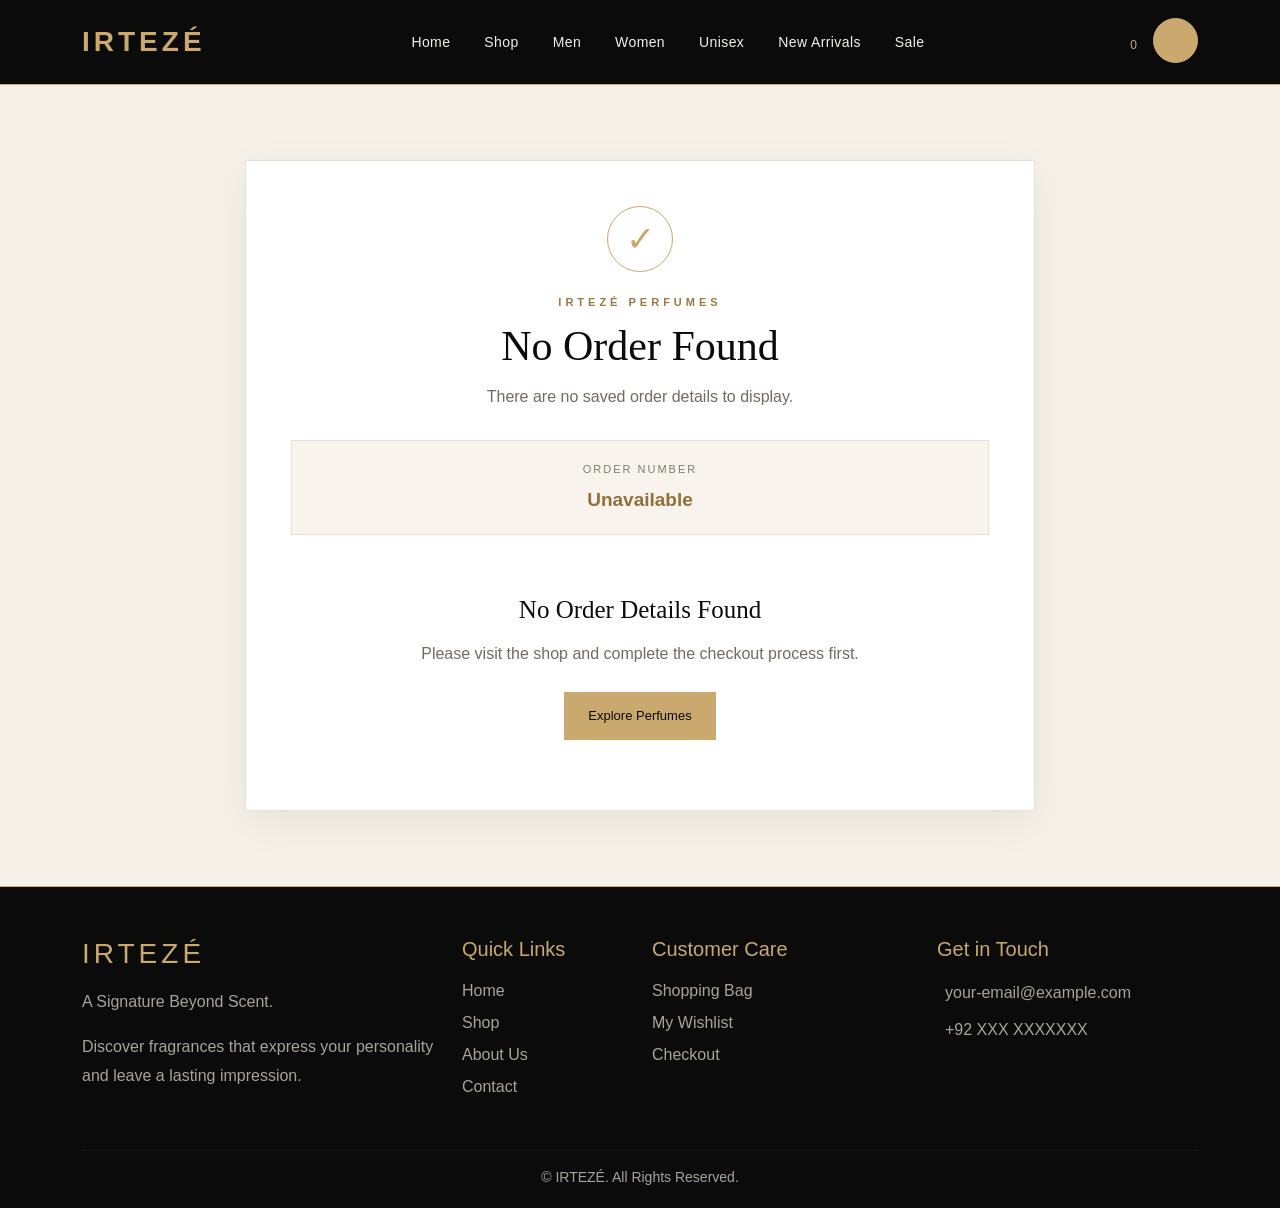
<file: order-success.html>
<!DOCTYPE html>
<html lang="en">
<head>
    <meta charset="UTF-8">
    <meta name="viewport" content="width=device-width, initial-scale=1.0">
    <title>Order Details | IRTEZÉ Perfumes</title>

    <link href="https://cdn.jsdelivr.net/npm/bootstrap@5.3.3/dist/css/bootstrap.min.css" rel="stylesheet">
    <link rel="stylesheet" href="index.css">
    <link rel="stylesheet" href="order-success.css">
</head>
<body>

<header style="background:#0b0b0b; border-bottom:1px solid #c9a96e;">
    <nav class="navbar navbar-expand-lg navbar-dark py-3">
        <div class="container">

            <a class="navbar-brand fw-bold" href="index.html"
               style="color:#c9a96e; font-size:28px; letter-spacing:4px;">
                IRTEZÉ
            </a>

            <button class="navbar-toggler" type="button"
                    data-bs-toggle="collapse" data-bs-target="#irtezeNavbar"
                    aria-controls="irtezeNavbar" aria-expanded="false"
                    aria-label="Toggle navigation"
                    style="border-color:#c9a96e;">
                <span class="navbar-toggler-icon"></span>
            </button>

            <div class="collapse navbar-collapse" id="irtezeNavbar">
                <ul class="navbar-nav mx-auto gap-lg-3 text-center">
                    <li class="nav-item"><a class="nav-link" href="index.html">Home</a></li>
                    <li class="nav-item"><a class="nav-link" href="shop.html">Shop</a></li>
                    <li class="nav-item"><a class="nav-link" href="men.html">Men</a></li>
                    <li class="nav-item"><a class="nav-link" href="women.html">Women</a></li>
                    <li class="nav-item"><a class="nav-link" href="unisex.html">Unisex</a></li>
                    <li class="nav-item"><a class="nav-link" href="new-arrivals.html">New Arrivals</a></li>
                    <li class="nav-item"><a class="nav-link" href="sale.html">Sale</a></li>
                </ul>

                <div class="d-flex justify-content-center align-items-center gap-3 mt-3 mt-lg-0">
                    <a href="shop.html" aria-label="Search"
                       style="color:#c9a96e; font-size:21px;">
                        <i class="bi bi-search"></i>
                    </a>

                    <a href="wishlist.html" aria-label="Wishlist"
                       style="color:#c9a96e; font-size:21px; text-decoration:none;">
                        <i class="bi bi-heart"></i>
                        <span id="wishlistCount" style="font-size:12px;">0</span>
                    </a>
<a href="cart.html" class="irteze-cart" aria-label="Shopping cart">
    <i class="bi bi-cart3"></i>
    <span id="cartCount">0</span>
</a>
                </div>
            </div>

        </div>
    </nav>
</header>

<main class="success-section">
    <div class="container">
        <div class="success-card">

            <div class="success-icon" aria-hidden="true">✓</div>

            <p class="section-label">IRTEZÉ PERFUMES</p>
            <h1 id="pageTitle">Order Details</h1>
            <p class="success-message" id="successMessage">
                Your order details are shown below.
            </p>

            <div class="order-number-box">
                <span>ORDER NUMBER</span>
                <strong id="orderNumber">Loading...</strong>
            </div>

            <div id="orderContent">
                <section class="details-section">
                    <h2>Customer Details</h2>

                    <div class="detail-row">
                        <span>Full Name</span>
                        <strong id="customerName">—</strong>
                    </div>

                    <div class="detail-row">
                        <span>Email</span>
                        <strong id="customerEmail">—</strong>
                    </div>

                    <div class="detail-row">
                        <span>Phone</span>
                        <strong id="customerPhone">—</strong>
                    </div>

                    <div class="detail-row">
                        <span>City</span>
                        <strong id="customerCity">—</strong>
                    </div>

                    <div class="detail-row">
                        <span>Delivery Address</span>
                        <strong id="customerAddress">—</strong>
                    </div>

                    <div class="detail-row" id="postalRow">
                        <span>Postal Code</span>
                        <strong id="postalCode">—</strong>
                    </div>
                </section>

                <section class="details-section">
                    <h2>Payment Details</h2>

                    <div class="detail-row">
                        <span>Payment Method</span>
                        <strong id="paymentMethod">—</strong>
                    </div>

                    <div class="detail-row" id="transactionRow">
                        <span>Transaction Reference</span>
                        <strong id="transactionId">Not provided</strong>
                    </div>

                    <p class="payment-note" id="paymentNote">
                        Payment status has not been verified.
                    </p>
                </section>

                <section class="details-section">
                    <h2>Your Items</h2>
                    <div id="orderItems"></div>
                </section>

                <section class="total-section">
                    <div class="detail-row">
                        <span>Subtotal</span>
                        <strong id="subtotal">Rs 0</strong>
                    </div>

                    <div class="detail-row">
                        <span>Delivery</span>
                        <strong id="delivery">Rs 0</strong>
                    </div>

                    <div class="detail-row grand-total">
                        <span>Total Amount</span>
                        <strong id="total">Rs 0</strong>
                    </div>
                </section>

                <div class="order-actions">
                    <a href="shop.html" class="btn-gold">Continue Shopping</a>
                    <a href="index.html" class="btn-outline-gold">Back to Home</a>
                </div>

                <p class="demo-note">
                    This is a demo checkout. Your order details are saved in this browser only.
                    The store has not received the order through a server, and online payments
                    have not been verified.
                </p>
            </div>

            <div id="emptyOrder" class="empty-order" hidden>
                <h2>No Order Details Found</h2>
                <p>Please visit the shop and complete the checkout process first.</p>
                <a href="shop.html" class="btn-gold">Explore Perfumes</a>
            </div>

        </div>
    </div>
</main>

<footer style="background:#0b0b0b; color:#f5f0e8; border-top:1px solid #c9a96e; padding:50px 0 20px;">
    <div class="container">
        <div class="row g-4">

            <div class="col-lg-4 col-md-6">
                <h3 style="color:#c9a96e; letter-spacing:4px;">IRTEZÉ</h3>
                <p style="color:#aaa39a;">A Signature Beyond Scent.</p>
                <p style="color:#aaa39a;">
                    Discover fragrances that express your personality
                    and leave a lasting impression.
                </p>
            </div>

            <div class="col-lg-2 col-md-6">
                <h5 style="color:#c9a96e;">Quick Links</h5>
                <ul class="list-unstyled">
                    <li class="mb-2"><a href="index.html" style="color:#aaa39a; text-decoration:none;">Home</a></li>
                    <li class="mb-2"><a href="shop.html" style="color:#aaa39a; text-decoration:none;">Shop</a></li>
                    <li class="mb-2"><a href="about.html" style="color:#aaa39a; text-decoration:none;">About Us</a></li>
                    <li class="mb-2"><a href="contact.html" style="color:#aaa39a; text-decoration:none;">Contact</a></li>
                </ul>
            </div>

            <div class="col-lg-3 col-md-6">
                <h5 style="color:#c9a96e;">Customer Care</h5>
                <ul class="list-unstyled">
                    <li class="mb-2"><a href="cart.html" style="color:#aaa39a; text-decoration:none;">Shopping Bag</a></li>
                    <li class="mb-2"><a href="wishlist.html" style="color:#aaa39a; text-decoration:none;">My Wishlist</a></li>
                    <li class="mb-2"><a href="checkout.html" style="color:#aaa39a; text-decoration:none;">Checkout</a></li>
                </ul>
            </div>

            <div class="col-lg-3 col-md-6">
                <h5 style="color:#c9a96e;">Get in Touch</h5>
                <p style="color:#aaa39a; margin-bottom:8px;">
                    <i class="bi bi-envelope me-2"></i> your-email@example.com
                </p>
                <p style="color:#aaa39a;">
                    <i class="bi bi-telephone me-2"></i> +92 XXX XXXXXXX
                </p>
                <div class="d-flex gap-3">
                    <a href="#" aria-label="Instagram" style="color:#c9a96e; font-size:20px;"><i class="bi bi-instagram"></i></a>
                    <a href="#" aria-label="Facebook" style="color:#c9a96e; font-size:20px;"><i class="bi bi-facebook"></i></a>
                    <a href="#" aria-label="TikTok" style="color:#c9a96e; font-size:20px;"><i class="bi bi-tiktok"></i></a>
                </div>
            </div>

        </div>

        <hr style="border-color:#444; margin-top:35px;">

        <div class="text-center" style="color:#aaa39a; font-size:14px;">
            &copy; <span id="footerYear"></span> IRTEZÉ. All Rights Reserved.
        </div>
    </div>
</footer>

<script src="https://code.jquery.com/jquery-3.7.1.min.js"></script>
<script src="https://cdn.jsdelivr.net/npm/bootstrap@5.3.3/dist/js/bootstrap.bundle.min.js"></script>

<script>
$(document).ready(function () {
    $("#currentYear").text(new Date().getFullYear());

    let cart = JSON.parse(localStorage.getItem("irtezeCart")) || [];
    $("#cartCount").text(cart.reduce(function (sum, item) {
        return sum + Number(item.quantity || 0);
    }, 0));

    let order = JSON.parse(localStorage.getItem("irtezeLastOrder"));

    function formatPrice(amount) {
        return "Rs " + Number(amount || 0).toLocaleString("en-PK");
    }

    if (!order) {
        $("#orderContent").hide();
        $("#emptyOrder").prop("hidden", false);
        $("#pageTitle").text("No Order Found");
        $("#successMessage").text("There are no saved order details to display.");
        $("#orderNumber").text("Unavailable");
        return;
    }

    $("#pageTitle").text("Order Details");
    $("#successMessage").text("Thank you, " + (order.customerName || "customer") + ". Here is your order summary.");

    $("#orderNumber").text(order.orderNumber || "Not available");
    $("#customerName").text(order.customerName || "—");
    $("#customerEmail").text(order.customerEmail || "—");
    $("#customerPhone").text(order.customerPhone || "—");
    $("#customerCity").text(order.city || "—");
    $("#customerAddress").text(order.address || "—");
    $("#postalCode").text(order.postalCode || "—");
    $("#paymentMethod").text(order.paymentMethod || "—");

    if (!order.postalCode) {
        $("#postalRow").hide();
    }

    if (order.transactionId && order.transactionId.trim() !== "") {
        $("#transactionId").text(order.transactionId);
    } else {
        $("#transactionRow").hide();
    }

    if (order.paymentMethod === "Cash on Delivery") {
        $("#paymentNote").text("Payment is due when the order is delivered. No payment has been collected through this demo.");
    } else {
        $("#paymentNote").text("Your payment has not been verified. Please confirm payment with the store before treating this order as paid.");
    }

    let items = Array.isArray(order.items) ? order.items : [];

    if (items.length === 0) {
        $("#orderItems").html("<p>No product details were saved with this order.</p>");
    } else {
        items.forEach(function (item) {
            let quantity = Number(item.quantity || 1);
            let price = Number(item.price || 0);

            let row = $("<div>").addClass("order-item");
            let info = $("<div>").addClass("order-item-info");
            $("<h3>").text(item.name || "Perfume").appendTo(info);
            $("<p>").text("Quantity: " + quantity).appendTo(info);

            let amount = $("<strong>").text(formatPrice(price * quantity));

            row.append(info, amount);
            $("#orderItems").append(row);
        });
    }

    $("#subtotal").text(formatPrice(order.subtotal));
    $("#delivery").text(formatPrice(order.delivery));
    $("#total").text(formatPrice(order.total));
});
</script>
<style>
/* HEADER */
header {
    background: #0b0b0b;
    border-bottom: 1px solid rgba(201, 169, 110, 0.35);
}

header .navbar {
    padding-top: 18px;
    padding-bottom: 18px;
}

header .navbar-brand {
    color: #c9a96e !important;
    font-size: 27px;
    font-weight: 700;
    letter-spacing: 4px;
    transition: color 0.3s ease;
}

header .navbar-brand:hover {
    color: #f5f0e8 !important;
}

/* NAV LINKS */
header .navbar-nav .nav-link {
    position: relative;
    display: inline-block;
    color: #f5f0e8 !important;
    font-size: 14px;
    font-weight: 500;
    letter-spacing: 0.4px;
    padding: 10px 0 !important;
    margin: 0 9px;
    transition: color 0.3s ease;
}

header .navbar-nav .nav-link::after {
    content: "";
    position: absolute;
    left: 0;
    bottom: 3px;
    width: 0;
    height: 2px;
    background: #c9a96e;
    transition: width 0.3s ease;
}

header .navbar-nav .nav-link:hover,
header .navbar-nav .nav-link:focus,
header .navbar-nav .nav-link.active {
    color: #c9a96e !important;
}

header .navbar-nav .nav-link:hover::after,
header .navbar-nav .nav-link.active::after {
    width: 100%;
}

/* SEARCH, WISHLIST AND CART ICONS */
header a[aria-label="Search"],
header a[aria-label="Wishlist"],
header a[aria-label="Shopping cart"] {
    color: #c9a96e !important;
    transition: color 0.3s ease, transform 0.3s ease;
}

header a[aria-label="Search"]:hover,
header a[aria-label="Wishlist"]:hover,
header a[aria-label="Shopping cart"]:hover {
    color: #f5f0e8 !important;
    transform: translateY(-2px);
}

/* MOBILE MENU */
header .navbar-toggler {
    border: 1px solid #c9a96e;
    box-shadow: none !important;
}

header .navbar-toggler:focus {
    box-shadow: 0 0 0 2px rgba(201, 169, 110, 0.2) !important;
}

@media (max-width: 991px) {
    header .navbar-collapse {
        padding-top: 18px;
    }

    header .navbar-nav .nav-link {
        margin: 4px 0;
    }

    header .navbar-nav .nav-link::after {
        left: 50%;
        transform: translateX(-50%);
    }

    header .navbar-nav .nav-link:hover::after,
    header .navbar-nav .nav-link.active::after {
        width: 35px;
    }
}

/* FOOTER */
footer {
    background: #0b0b0b !important;
    color: #f5f0e8;
    border-top: 1px solid rgba(201, 169, 110, 0.4);
}

footer h3,
footer h5 {
    color: #c9a96e !important;
    margin-bottom: 18px;
}

footer p {
    line-height: 1.8;
}

footer a {
    color: #aaa39a !important;
    text-decoration: none !important;
    transition: color 0.3s ease;
}

footer a:hover {
    color: #c9a96e !important;
}

footer .bi-instagram,
footer .bi-facebook,
footer .bi-tiktok {
    transition: color 0.3s ease, transform 0.3s ease;
}

footer a:hover .bi-instagram,
footer a:hover .bi-facebook,
footer a:hover .bi-tiktok {
    color: #f5f0e8;
}

footer hr {
    border-color: rgba(201, 169, 110, 0.3) !important;
}

footer #footerYear {
    color: #c9a96e;
}
.irteze-cart {
width: 45px;
height: 45px;
display: inline-flex;


align-items: center;
justify-content: center;
gap: 5px;
color: #c9a96e !important;
border: 1px solid rgba(201, 169, 110, 0.55);
border-radius: 50%;
text-decoration: none !important;
transition: all 0.3s ease;
}

.irteze-cart i {
font-size: 19px;
}

.irteze-cart #cartCount {
font-size: 11px;
font-weight: 600;
}

.irteze-cart {
background: #c9a96e;
color: #0b0b0b !important;
border-color: #c9a96e;
transform: translateY(-2px);
}
</style>
</body>
</html>
</file>
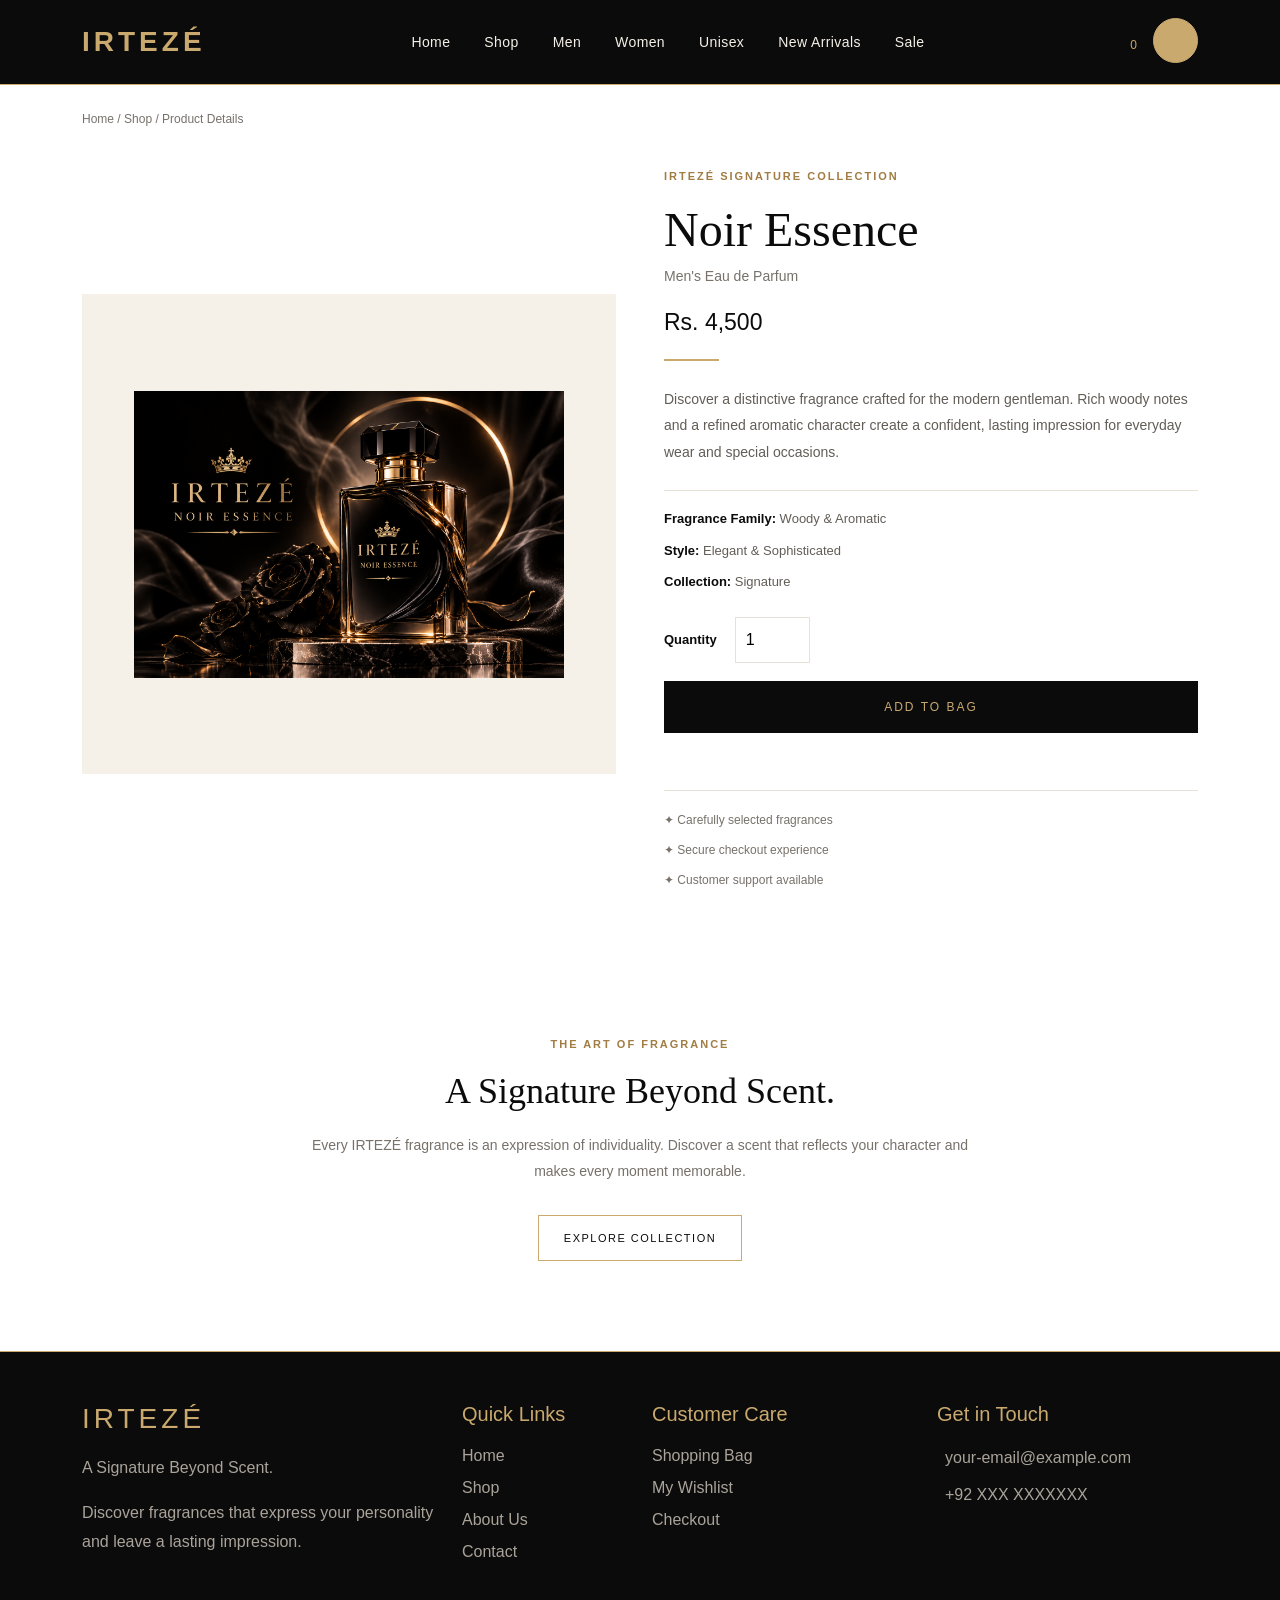
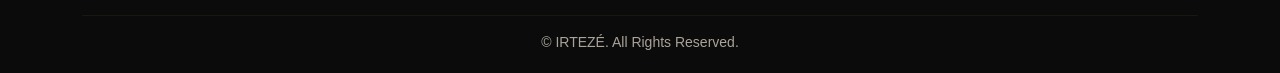
<file: product-details.html>
<!DOCTYPE html>
<html lang="en">
<head>
    <meta charset="UTF-8">
    <meta name="viewport" content="width=device-width, initial-scale=1.0">
    <title>Product Details | IRTEZÉ</title>

    <link href="https://cdn.jsdelivr.net/npm/bootstrap@5.3.3/dist/css/bootstrap.min.css" rel="stylesheet">
    <link rel="stylesheet" href="product-details.css">
</head>
<body>

   <header style="background:#0b0b0b; border-bottom:1px solid #c9a96e;">
    <nav class="navbar navbar-expand-lg navbar-dark py-3">
        <div class="container">

            <a class="navbar-brand fw-bold" href="index.html"
               style="color:#c9a96e; font-size:28px; letter-spacing:4px;">
                IRTEZÉ
            </a>

            <button class="navbar-toggler" type="button"
                    data-bs-toggle="collapse" data-bs-target="#irtezeNavbar"
                    aria-controls="irtezeNavbar" aria-expanded="false"
                    aria-label="Toggle navigation"
                    style="border-color:#c9a96e;">
                <span class="navbar-toggler-icon"></span>
            </button>

            <div class="collapse navbar-collapse" id="irtezeNavbar">
                <ul class="navbar-nav mx-auto gap-lg-3 text-center">
                    <li class="nav-item"><a class="nav-link" href="index.html">Home</a></li>
                    <li class="nav-item"><a class="nav-link" href="shop.html">Shop</a></li>
                    <li class="nav-item"><a class="nav-link" href="men.html">Men</a></li>
                    <li class="nav-item"><a class="nav-link" href="women.html">Women</a></li>
                    <li class="nav-item"><a class="nav-link" href="unisex.html">Unisex</a></li>
                    <li class="nav-item"><a class="nav-link" href="new-arrivals.html">New Arrivals</a></li>
                    <li class="nav-item"><a class="nav-link" href="sale.html">Sale</a></li>
                </ul>

                <div class="d-flex justify-content-center align-items-center gap-3 mt-3 mt-lg-0">
                    <a href="shop.html" aria-label="Search"
                       style="color:#c9a96e; font-size:21px;">
                        <i class="bi bi-search"></i>
                    </a>

                    <a href="wishlist.html" aria-label="Wishlist"
                       style="color:#c9a96e; font-size:21px; text-decoration:none;">
                        <i class="bi bi-heart"></i>
                        <span id="wishlistCount" style="font-size:12px;">0</span>
                    </a>

                    <a href="cart.html" class="irteze-cart" aria-label="Shopping cart">
    <i class="bi bi-cart3"></i>
    <span id="cartCount">0</span>
</a>
                </div>
            </div>

        </div>
    </nav>
</header>

    <main>
        <div class="container">
            <div class="breadcrumb-area">
                <a href="index.html">Home</a> /
                <a href="shop.html">Shop</a> /
                <span>Product Details</span>
            </div>

            <section class="product-section">
                <div class="row g-5 align-items-center">

                    <div class="col-lg-6">
                        <div class="product-image">
                            <img src="image5.png" alt="Noir Essence Perfume">
                        </div>
                    </div>

                    <div class="col-lg-6">
                        <div class="product-info">
                            <p class="eyebrow">IRTEZÉ SIGNATURE COLLECTION</p>

                            <h1>Noir Essence</h1>

                            <p class="product-category">Men's Eau de Parfum</p>

                            <h3 class="product-price">Rs. 4,500</h3>

                            <div class="gold-line"></div>

                            <p class="product-description">
                                Discover a distinctive fragrance crafted for the
                                modern gentleman. Rich woody notes and a refined
                                aromatic character create a confident, lasting
                                impression for everyday wear and special occasions.
                            </p>

                            <div class="fragrance-details">
                                <p><strong>Fragrance Family:</strong> Woody & Aromatic</p>
                                <p><strong>Style:</strong> Elegant & Sophisticated</p>
                                <p><strong>Collection:</strong> Signature</p>
                            </div>

                            <div class="quantity-area">
                                <label for="quantity">Quantity</label>
                                <input type="number" id="quantity" value="1" min="1" max="10">
                            </div>

                            <button class="add-button" id="addToCart">
                                ADD TO BAG
                            </button>

                            <p id="cartMessage" class="cart-message"></p>

                            <div class="service-info">
                                <p>✦ Carefully selected fragrances</p>
                                <p>✦ Secure checkout experience</p>
                                <p>✦ Customer support available</p>
                            </div>
                        </div>
                    </div>

                </div>
            </section>

            <section class="brand-note text-center">
                <p class="eyebrow">THE ART OF FRAGRANCE</p>
                <h2>A Signature Beyond Scent.</h2>
                <p>
                    Every IRTEZÉ fragrance is an expression of individuality.
                    Discover a scent that reflects your character and makes
                    every moment memorable.
                </p>
                <a href="shop.html" class="outline-button">EXPLORE COLLECTION</a>
            </section>
        </div>
    </main>

   <footer style="background:#0b0b0b; color:#f5f0e8; border-top:1px solid #c9a96e; padding:50px 0 20px;">
    <div class="container">
        <div class="row g-4">

            <div class="col-lg-4 col-md-6">
                <h3 style="color:#c9a96e; letter-spacing:4px;">IRTEZÉ</h3>
                <p style="color:#aaa39a;">A Signature Beyond Scent.</p>
                <p style="color:#aaa39a;">
                    Discover fragrances that express your personality
                    and leave a lasting impression.
                </p>
            </div>

            <div class="col-lg-2 col-md-6">
                <h5 style="color:#c9a96e;">Quick Links</h5>
                <ul class="list-unstyled">
                    <li class="mb-2"><a href="index.html" style="color:#aaa39a; text-decoration:none;">Home</a></li>
                    <li class="mb-2"><a href="shop.html" style="color:#aaa39a; text-decoration:none;">Shop</a></li>
                    <li class="mb-2"><a href="about.html" style="color:#aaa39a; text-decoration:none;">About Us</a></li>
                    <li class="mb-2"><a href="contact.html" style="color:#aaa39a; text-decoration:none;">Contact</a></li>
                </ul>
            </div>

            <div class="col-lg-3 col-md-6">
                <h5 style="color:#c9a96e;">Customer Care</h5>
                <ul class="list-unstyled">
                    <li class="mb-2"><a href="cart.html" style="color:#aaa39a; text-decoration:none;">Shopping Bag</a></li>
                    <li class="mb-2"><a href="wishlist.html" style="color:#aaa39a; text-decoration:none;">My Wishlist</a></li>
                    <li class="mb-2"><a href="checkout.html" style="color:#aaa39a; text-decoration:none;">Checkout</a></li>
                </ul>
            </div>

            <div class="col-lg-3 col-md-6">
                <h5 style="color:#c9a96e;">Get in Touch</h5>
                <p style="color:#aaa39a; margin-bottom:8px;">
                    <i class="bi bi-envelope me-2"></i> your-email@example.com
                </p>
                <p style="color:#aaa39a;">
                    <i class="bi bi-telephone me-2"></i> +92 XXX XXXXXXX
                </p>
                <div class="d-flex gap-3">
                    <a href="#" aria-label="Instagram" style="color:#c9a96e; font-size:20px;"><i class="bi bi-instagram"></i></a>
                    <a href="#" aria-label="Facebook" style="color:#c9a96e; font-size:20px;"><i class="bi bi-facebook"></i></a>
                    <a href="#" aria-label="TikTok" style="color:#c9a96e; font-size:20px;"><i class="bi bi-tiktok"></i></a>
                </div>
            </div>

        </div>

        <hr style="border-color:#444; margin-top:35px;">

        <div class="text-center" style="color:#aaa39a; font-size:14px;">
            &copy; <span id="footerYear"></span> IRTEZÉ. All Rights Reserved.
        </div>
    </div>
</footer>

    <script src="https://code.jquery.com/jquery-3.7.1.min.js"></script>
    <script src="https://cdn.jsdelivr.net/npm/bootstrap@5.3.3/dist/js/bootstrap.bundle.min.js"></script>

    <script>
        $("#year").text(new Date().getFullYear());

        let cart = JSON.parse(localStorage.getItem("irtezeCart")) || [];
        $("#cartCount").text(cart.reduce((total, item) => total + item.quantity, 0));

        $("#addToCart").click(function () {
            let quantity = parseInt($("#quantity").val());

            if (isNaN(quantity) || quantity < 1 || quantity > 10) {
                $("#cartMessage").text("Please select a quantity from 1 to 10.");
                return;
            }

            let product = cart.find(item => item.id === "noir-essence");

            if (product) {
                product.quantity += quantity;
            } else {
                cart.push({
                    id: "noir-essence",
                    name: "Noir Essence",
                    price: 4500,
                    quantity: quantity
                });
            }

            localStorage.setItem("irtezeCart", JSON.stringify(cart));
            $("#cartCount").text(cart.reduce((total, item) => total + item.quantity, 0));
            $("#cartMessage").text("Noir Essence added to your bag.");
        });
    </script>
<style>
/* HEADER */
header {
    background: #0b0b0b;
    border-bottom: 1px solid rgba(201, 169, 110, 0.35);
}

header .navbar {
    padding-top: 18px;
    padding-bottom: 18px;
}

header .navbar-brand {
    color: #c9a96e !important;
    font-size: 27px;
    font-weight: 700;
    letter-spacing: 4px;
    transition: color 0.3s ease;
}

header .navbar-brand:hover {
    color: #f5f0e8 !important;
}

/* NAV LINKS */
header .navbar-nav .nav-link {
    position: relative;
    display: inline-block;
    color: #f5f0e8 !important;
    font-size: 14px;
    font-weight: 500;
    letter-spacing: 0.4px;
    padding: 10px 0 !important;
    margin: 0 9px;
    transition: color 0.3s ease;
}

header .navbar-nav .nav-link::after {
    content: "";
    position: absolute;
    left: 0;
    bottom: 3px;
    width: 0;
    height: 2px;
    background: #c9a96e;
    transition: width 0.3s ease;
}

header .navbar-nav .nav-link:hover,
header .navbar-nav .nav-link:focus,
header .navbar-nav .nav-link.active {
    color: #c9a96e !important;
}

header .navbar-nav .nav-link:hover::after,
header .navbar-nav .nav-link.active::after {
    width: 100%;
}

/* SEARCH, WISHLIST AND CART ICONS */
header a[aria-label="Search"],
header a[aria-label="Wishlist"],
header a[aria-label="Shopping cart"] {
    color: #c9a96e !important;
    transition: color 0.3s ease, transform 0.3s ease;
}

header a[aria-label="Search"]:hover,
header a[aria-label="Wishlist"]:hover,
header a[aria-label="Shopping cart"]:hover {
    color: #f5f0e8 !important;
    transform: translateY(-2px);
}

/* MOBILE MENU */
header .navbar-toggler {
    border: 1px solid #c9a96e;
    box-shadow: none !important;
}

header .navbar-toggler:focus {
    box-shadow: 0 0 0 2px rgba(201, 169, 110, 0.2) !important;
}

@media (max-width: 991px) {
    header .navbar-collapse {
        padding-top: 18px;
    }

    header .navbar-nav .nav-link {
        margin: 4px 0;
    }

    header .navbar-nav .nav-link::after {
        left: 50%;
        transform: translateX(-50%);
    }

    header .navbar-nav .nav-link:hover::after,
    header .navbar-nav .nav-link.active::after {
        width: 35px;
    }
}

/* FOOTER */
footer {
    background: #0b0b0b !important;
    color: #f5f0e8;
    border-top: 1px solid rgba(201, 169, 110, 0.4);
}

footer h3,
footer h5 {
    color: #c9a96e !important;
    margin-bottom: 18px;
}

footer p {
    line-height: 1.8;
}

footer a {
    color: #aaa39a !important;
    text-decoration: none !important;
    transition: color 0.3s ease;
}

footer a:hover {
    color: #c9a96e !important;
}

footer .bi-instagram,
footer .bi-facebook,
footer .bi-tiktok {
    transition: color 0.3s ease, transform 0.3s ease;
}

footer a:hover .bi-instagram,
footer a:hover .bi-facebook,
footer a:hover .bi-tiktok {
    color: #f5f0e8;
}

footer hr {
    border-color: rgba(201, 169, 110, 0.3) !important;
}

footer #footerYear {
    color: #c9a96e;
}
.irteze-cart {
width: 45px;
height: 45px;
display: inline-flex;


align-items: center;
justify-content: center;
gap: 5px;
color: #c9a96e !important;
border: 1px solid rgba(201, 169, 110, 0.55);
border-radius: 50%;
text-decoration: none !important;
transition: all 0.3s ease;
}

.irteze-cart i {
font-size: 19px;
}

.irteze-cart #cartCount {
font-size: 11px;
font-weight: 600;
}

.irteze-cart {
background: #c9a96e;
color: #0b0b0b !important;
border-color: #c9a96e;
transform: translateY(-2px);
}
</style>
</body>
</html>
</file>
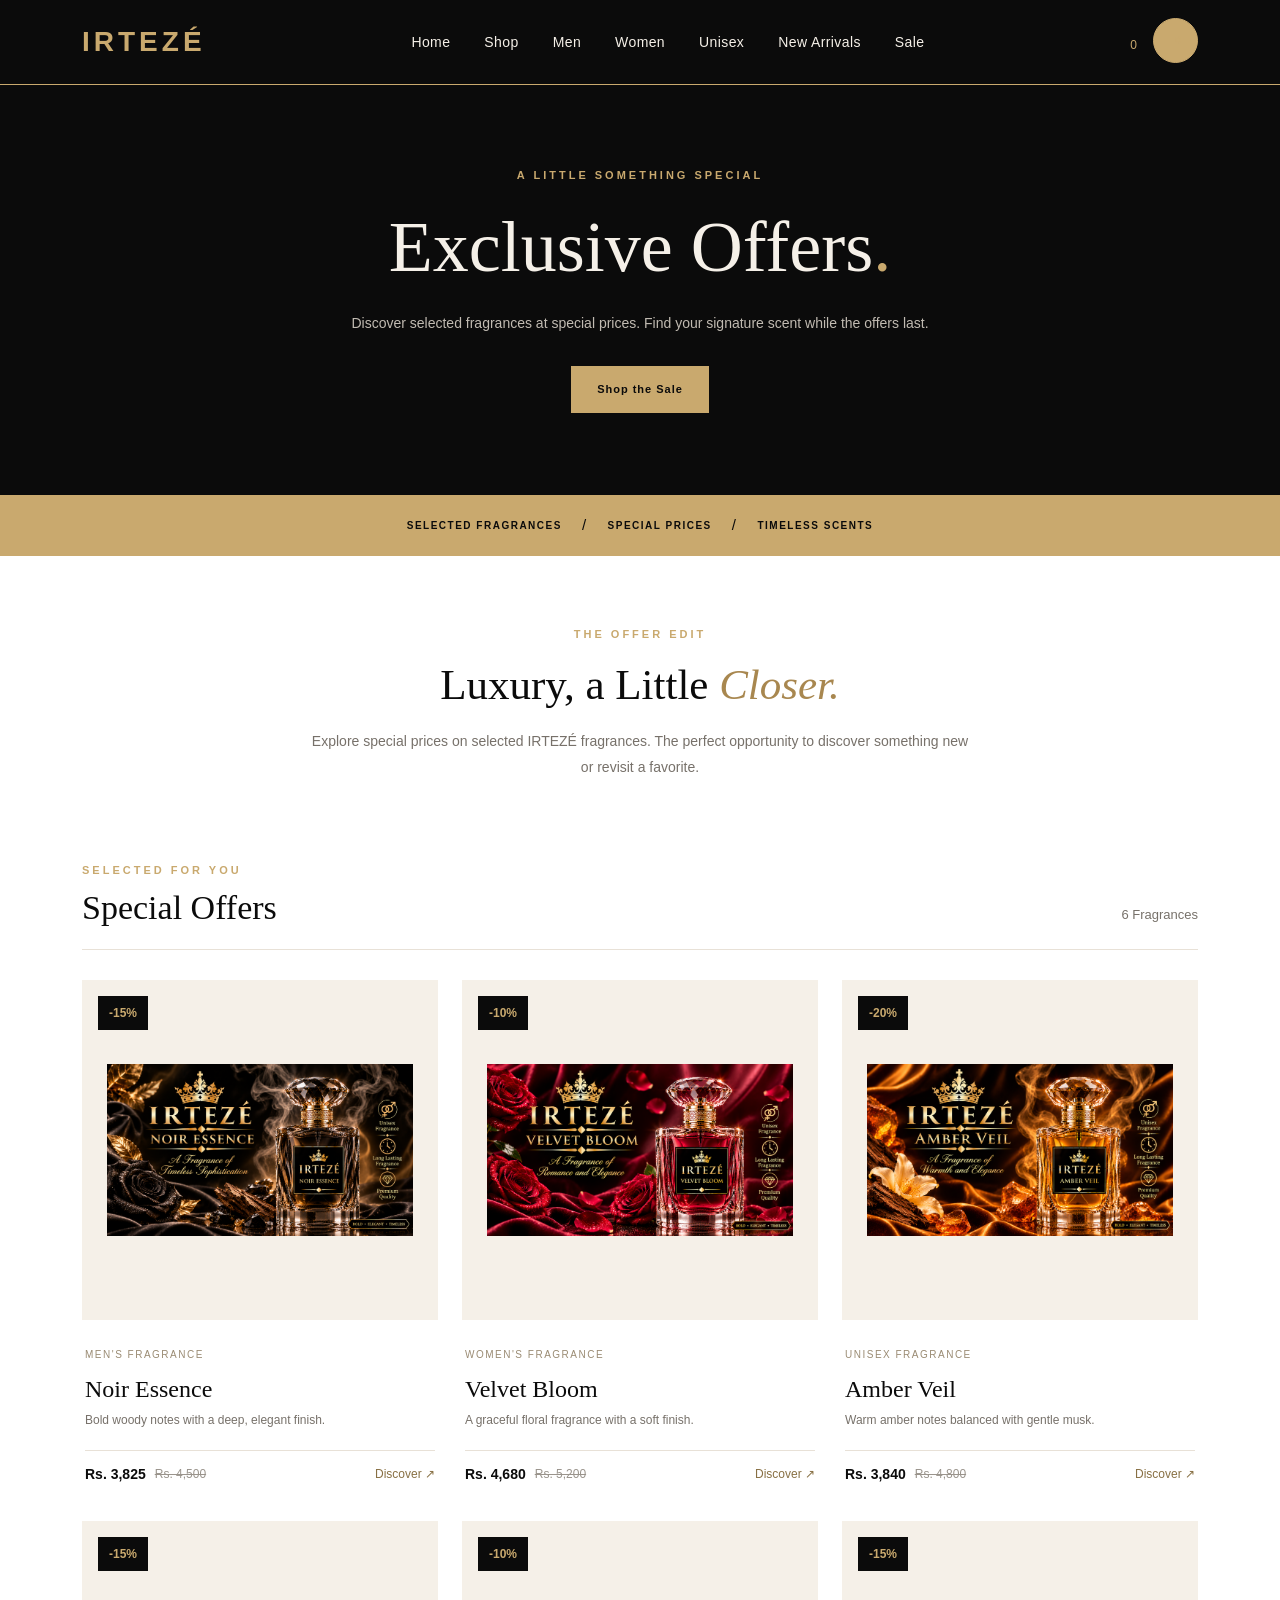
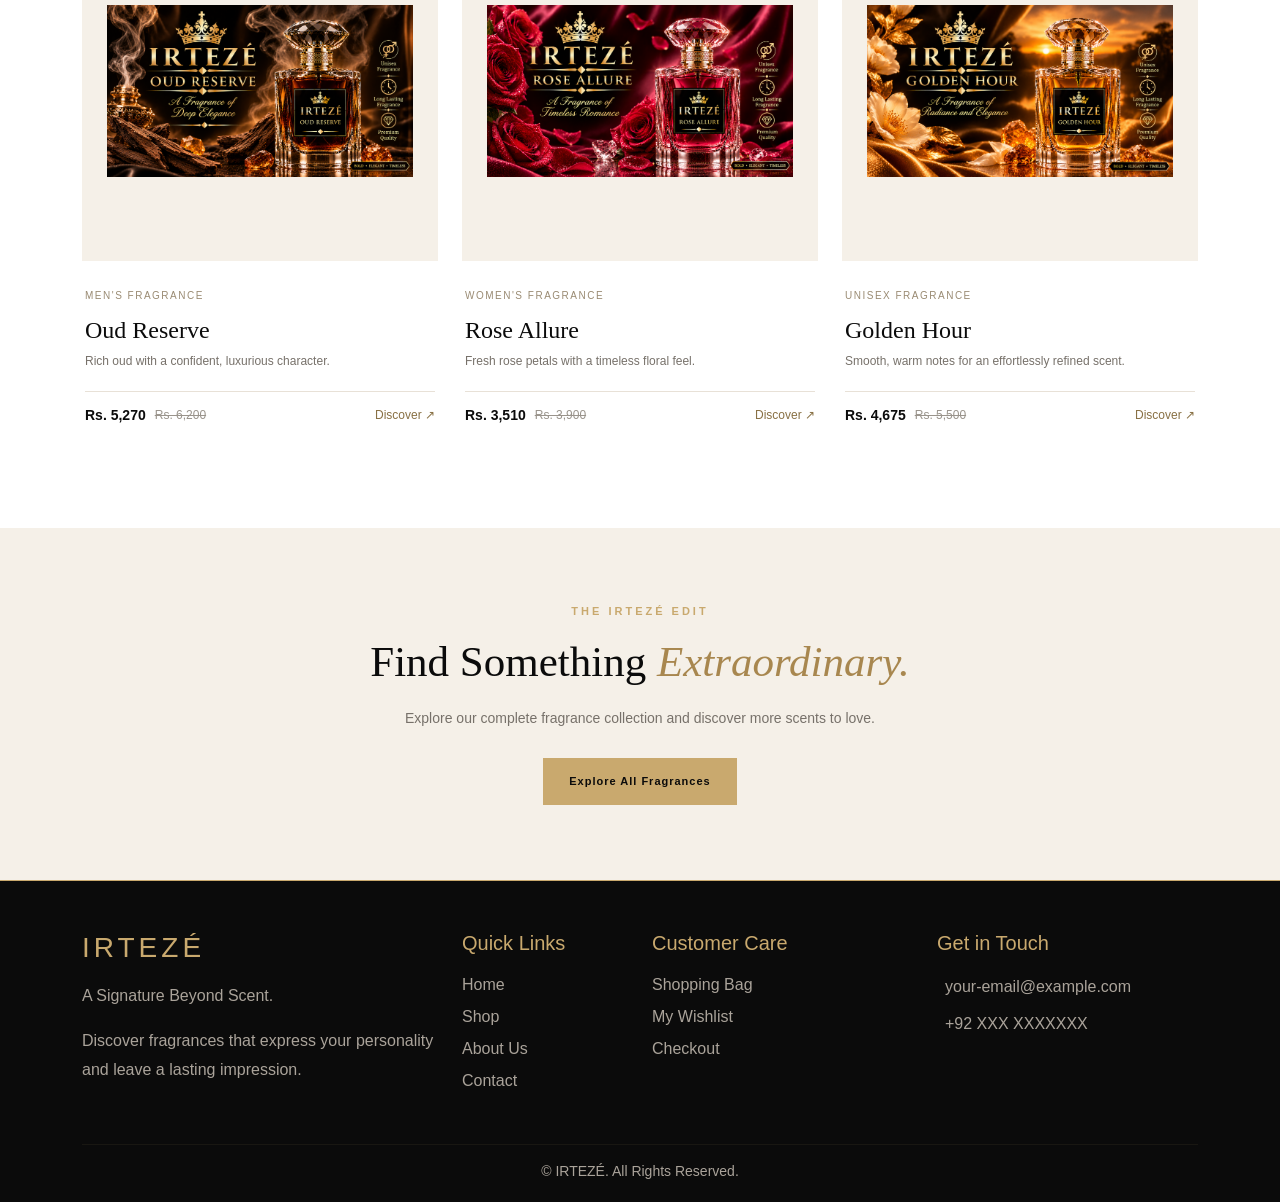
<file: sale.html>
<!DOCTYPE html>
<html lang="en">
<head>
    <meta charset="UTF-8">
    <meta name="viewport" content="width=device-width, initial-scale=1.0">
    <title>Special Offers | IRTEZÉ Perfumes</title>

    <link href="https://cdn.jsdelivr.net/npm/bootstrap@5.3.3/dist/css/bootstrap.min.css" rel="stylesheet">
    <link rel="stylesheet" href="sale.css">
</head>
<body>

<header style="background:#0b0b0b; border-bottom:1px solid #c9a96e;">
    <nav class="navbar navbar-expand-lg navbar-dark py-3">
        <div class="container">

            <a class="navbar-brand fw-bold" href="index.html"
               style="color:#c9a96e; font-size:28px; letter-spacing:4px;">
                IRTEZÉ
            </a>

            <button class="navbar-toggler" type="button"
                    data-bs-toggle="collapse" data-bs-target="#irtezeNavbar"
                    aria-controls="irtezeNavbar" aria-expanded="false"
                    aria-label="Toggle navigation"
                    style="border-color:#c9a96e;">
                <span class="navbar-toggler-icon"></span>
            </button>

            <div class="collapse navbar-collapse" id="irtezeNavbar">
                <ul class="navbar-nav mx-auto gap-lg-3 text-center">
                    <li class="nav-item"><a class="nav-link" href="index.html">Home</a></li>
                    <li class="nav-item"><a class="nav-link" href="shop.html">Shop</a></li>
                    <li class="nav-item"><a class="nav-link" href="men.html">Men</a></li>
                    <li class="nav-item"><a class="nav-link" href="women.html">Women</a></li>
                    <li class="nav-item"><a class="nav-link" href="unisex.html">Unisex</a></li>
                    <li class="nav-item"><a class="nav-link" href="new-arrivals.html">New Arrivals</a></li>
                    <li class="nav-item"><a class="nav-link" href="sale.html">Sale</a></li>
                </ul>

                <div class="d-flex justify-content-center align-items-center gap-3 mt-3 mt-lg-0">
                    <a href="shop.html" aria-label="Search"
                       style="color:#c9a96e; font-size:21px;">
                        <i class="bi bi-search"></i>
                    </a>

                    <a href="wishlist.html" aria-label="Wishlist"
                       style="color:#c9a96e; font-size:21px; text-decoration:none;">
                        <i class="bi bi-heart"></i>
                        <span id="wishlistCount" style="font-size:12px;">0</span>
                    </a>

                <a href="cart.html" class="irteze-cart" aria-label="Shopping cart">
    <i class="bi bi-cart3"></i>
    <span id="cartCount">0</span>
</a>
                </div>
            </div>

        </div>
    </nav>
</header>

<main>

    <section class="sale-hero">
        <div class="container">
            <p class="eyebrow">A LITTLE SOMETHING SPECIAL</p>
            <h1>Exclusive Offers<span>.</span></h1>
            <p>
                Discover selected fragrances at special prices.
                Find your signature scent while the offers last.
            </p>
            <a href="#sale-products" class="gold-button">Shop the Sale</a>
        </div>
    </section>

    <section class="offer-strip">
        <div class="container">
            <span>SELECTED FRAGRANCES</span>
            <span class="strip-divider">/</span>
            <span>SPECIAL PRICES</span>
            <span class="strip-divider">/</span>
            <span>TIMELESS SCENTS</span>
        </div>
    </section>

    <section class="sale-intro">
        <div class="container">
            <span class="section-label">THE OFFER EDIT</span>
            <h2>Luxury, a Little <em>Closer.</em></h2>
            <p>
                Explore special prices on selected IRTEZÉ fragrances.
                The perfect opportunity to discover something new or revisit a favorite.
            </p>
        </div>
    </section>

    <section class="products-section" id="sale-products">
        <div class="container">

            <div class="products-heading">
                <div>
                    <span class="section-label">SELECTED FOR YOU</span>
                    <h2>Special Offers</h2>
                </div>
                <span class="product-total">6 Fragrances</span>
            </div>

            <div class="row g-4">

                <div class="col-12 col-sm-6 col-lg-4">
                    <div class="product-card">
                        <div class="product-image">
                            <span class="sale-badge">-15%</span>
                            <img src="image37.png" alt="Noir Essence perfume">
                            <button class="quick-add" data-id="sale1" data-name="Noir Essence" data-price="3825">Add to Bag +</button>
                        </div>
                        <div class="product-info">
                            <span class="product-category">MEN'S FRAGRANCE</span>
                            <h3>Noir Essence</h3>
                            <p class="product-description">Bold woody notes with a deep, elegant finish.</p>
                            <div class="product-bottom">
                                <div class="price-group">
                                    <span class="sale-price">Rs. 3,825</span>
                                    <del>Rs. 4,500</del>
                                </div>
                                <a href="product-details.html" class="view-product">Discover ↗</a>
                            </div>
                        </div>
                    </div>
                </div>

                <div class="col-12 col-sm-6 col-lg-4">
                    <div class="product-card">
                        <div class="product-image">
                            <span class="sale-badge">-10%</span>
                            <img src="image38.png" alt="Velvet Bloom perfume">
                            <button class="quick-add" data-id="sale2" data-name="Velvet Bloom" data-price="4680">Add to Bag +</button>
                        </div>
                        <div class="product-info">
                            <span class="product-category">WOMEN'S FRAGRANCE</span>
                            <h3>Velvet Bloom</h3>
                            <p class="product-description">A graceful floral fragrance with a soft finish.</p>
                            <div class="product-bottom">
                                <div class="price-group">
                                    <span class="sale-price">Rs. 4,680</span>
                                    <del>Rs. 5,200</del>
                                </div>
                                <a href="product-details.html" class="view-product">Discover ↗</a>
                            </div>
                        </div>
                    </div>
                </div>

                <div class="col-12 col-sm-6 col-lg-4">
                    <div class="product-card">
                        <div class="product-image">
                            <span class="sale-badge">-20%</span>
                            <img src="image39.png" alt="Amber Veil perfume">
                            <button class="quick-add" data-id="sale3" data-name="Amber Veil" data-price="3840">Add to Bag +</button>
                        </div>
                        <div class="product-info">
                            <span class="product-category">UNISEX FRAGRANCE</span>
                            <h3>Amber Veil</h3>
                            <p class="product-description">Warm amber notes balanced with gentle musk.</p>
                            <div class="product-bottom">
                                <div class="price-group">
                                    <span class="sale-price">Rs. 3,840</span>
                                    <del>Rs. 4,800</del>
                                </div>
                                <a href="product-details.html" class="view-product">Discover ↗</a>
                            </div>
                        </div>
                    </div>
                </div>

                <div class="col-12 col-sm-6 col-lg-4">
                    <div class="product-card">
                        <div class="product-image">
                            <span class="sale-badge">-15%</span>
                            <img src="image40.png" alt="Oud Reserve perfume">
                            <button class="quick-add" data-id="sale4" data-name="Oud Reserve" data-price="5270">Add to Bag +</button>
                        </div>
                        <div class="product-info">
                            <span class="product-category">MEN'S FRAGRANCE</span>
                            <h3>Oud Reserve</h3>
                            <p class="product-description">Rich oud with a confident, luxurious character.</p>
                            <div class="product-bottom">
                                <div class="price-group">
                                    <span class="sale-price">Rs. 5,270</span>
                                    <del>Rs. 6,200</del>
                                </div>
                                <a href="product-details.html" class="view-product">Discover ↗</a>
                            </div>
                        </div>
                    </div>
                </div>

                <div class="col-12 col-sm-6 col-lg-4">
                    <div class="product-card">
                        <div class="product-image">
                            <span class="sale-badge">-10%</span>
                            <img src="image41.png" alt="Rose Allure perfume">
                            <button class="quick-add" data-id="sale5" data-name="Rose Allure" data-price="3510">Add to Bag +</button>
                        </div>
                        <div class="product-info">
                            <span class="product-category">WOMEN'S FRAGRANCE</span>
                            <h3>Rose Allure</h3>
                            <p class="product-description">Fresh rose petals with a timeless floral feel.</p>
                            <div class="product-bottom">
                                <div class="price-group">
                                    <span class="sale-price">Rs. 3,510</span>
                                    <del>Rs. 3,900</del>
                                </div>
                                <a href="product-details.html" class="view-product">Discover ↗</a>
                            </div>
                        </div>
                    </div>
                </div>

                <div class="col-12 col-sm-6 col-lg-4">
                    <div class="product-card">
                        <div class="product-image">
                            <span class="sale-badge">-15%</span>
                            <img src="image42.png" alt="Golden Hour perfume">
                            <button class="quick-add" data-id="sale6" data-name="Golden Hour" data-price="4675">Add to Bag +</button>
                        </div>
                        <div class="product-info">
                            <span class="product-category">UNISEX FRAGRANCE</span>
                            <h3>Golden Hour</h3>
                            <p class="product-description">Smooth, warm notes for an effortlessly refined scent.</p>
                            <div class="product-bottom">
                                <div class="price-group">
                                    <span class="sale-price">Rs. 4,675</span>
                                    <del>Rs. 5,500</del>
                                </div>
                                <a href="product-details.html" class="view-product">Discover ↗</a>
                            </div>
                        </div>
                    </div>
                </div>

            </div>
        </div>
    </section>

    <section class="sale-note">
        <div class="container">
            <div class="sale-note-content">
                <span class="section-label">THE IRTEZÉ EDIT</span>
                <h2>Find Something <em>Extraordinary.</em></h2>
                <p>Explore our complete fragrance collection and discover more scents to love.</p>
                <a href="shop.html" class="gold-button">Explore All Fragrances</a>
            </div>
        </div>
    </section>

</main>

<footer style="background:#0b0b0b; color:#f5f0e8; border-top:1px solid #c9a96e; padding:50px 0 20px;">
    <div class="container">
        <div class="row g-4">

            <div class="col-lg-4 col-md-6">
                <h3 style="color:#c9a96e; letter-spacing:4px;">IRTEZÉ</h3>
                <p style="color:#aaa39a;">A Signature Beyond Scent.</p>
                <p style="color:#aaa39a;">
                    Discover fragrances that express your personality
                    and leave a lasting impression.
                </p>
            </div>

            <div class="col-lg-2 col-md-6">
                <h5 style="color:#c9a96e;">Quick Links</h5>
                <ul class="list-unstyled">
                    <li class="mb-2"><a href="index.html" style="color:#aaa39a; text-decoration:none;">Home</a></li>
                    <li class="mb-2"><a href="shop.html" style="color:#aaa39a; text-decoration:none;">Shop</a></li>
                    <li class="mb-2"><a href="about.html" style="color:#aaa39a; text-decoration:none;">About Us</a></li>
                    <li class="mb-2"><a href="contact.html" style="color:#aaa39a; text-decoration:none;">Contact</a></li>
                </ul>
            </div>

            <div class="col-lg-3 col-md-6">
                <h5 style="color:#c9a96e;">Customer Care</h5>
                <ul class="list-unstyled">
                    <li class="mb-2"><a href="cart.html" style="color:#aaa39a; text-decoration:none;">Shopping Bag</a></li>
                    <li class="mb-2"><a href="wishlist.html" style="color:#aaa39a; text-decoration:none;">My Wishlist</a></li>
                    <li class="mb-2"><a href="checkout.html" style="color:#aaa39a; text-decoration:none;">Checkout</a></li>
                </ul>
            </div>

            <div class="col-lg-3 col-md-6">
                <h5 style="color:#c9a96e;">Get in Touch</h5>
                <p style="color:#aaa39a; margin-bottom:8px;">
                    <i class="bi bi-envelope me-2"></i> your-email@example.com
                </p>
                <p style="color:#aaa39a;">
                    <i class="bi bi-telephone me-2"></i> +92 XXX XXXXXXX
                </p>
                <div class="d-flex gap-3">
                    <a href="#" aria-label="Instagram" style="color:#c9a96e; font-size:20px;"><i class="bi bi-instagram"></i></a>
                    <a href="#" aria-label="Facebook" style="color:#c9a96e; font-size:20px;"><i class="bi bi-facebook"></i></a>
                    <a href="#" aria-label="TikTok" style="color:#c9a96e; font-size:20px;"><i class="bi bi-tiktok"></i></a>
                </div>
            </div>

        </div>

        <hr style="border-color:#444; margin-top:35px;">

        <div class="text-center" style="color:#aaa39a; font-size:14px;">
            &copy; <span id="footerYear"></span> IRTEZÉ. All Rights Reserved.
        </div>
    </div>
</footer>

<script src="https://code.jquery.com/jquery-3.7.1.min.js"></script>
<script src="https://cdn.jsdelivr.net/npm/bootstrap@5.3.3/dist/js/bootstrap.bundle.min.js"></script>

<script>
$(function () {
    function updateCartCount() {
        let cart = JSON.parse(localStorage.getItem("irtezeCart")) || [];
        let count = cart.reduce(function (total, item) {
            return total + Number(item.quantity || 1);
        }, 0);

        $(".cart-count").text(count);
    }

    $(".menu-toggle").on("click", function () {
        $(".navigation").toggleClass("show-menu");
        $(this).toggleClass("open");
    });

    $(".quick-add").on("click", function () {
        let id = String($(this).data("id"));
        let name = $(this).data("name");
        let price = Number($(this).data("price"));
        let cart = JSON.parse(localStorage.getItem("irtezeCart")) || [];
        let existing = cart.find(function (item) {
            return String(item.id) === id;
        });

        if (existing) {
            existing.quantity = Number(existing.quantity || 1) + 1;
        } else {
            cart.push({
                id: id,
                name: name,
                price: price,
                quantity: 1
            });
        }

        localStorage.setItem("irtezeCart", JSON.stringify(cart));
        updateCartCount();

        let button = $(this);
        button.text("Added ✓");

        setTimeout(function () {
            button.text("Add to Bag +");
        }, 1200);
    });

    $("#currentYear").text(new Date().getFullYear());
    updateCartCount();
});
</script>
<style>
/* HEADER */
header {
    background: #0b0b0b;
    border-bottom: 1px solid rgba(201, 169, 110, 0.35);
}

header .navbar {
    padding-top: 18px;
    padding-bottom: 18px;
}

header .navbar-brand {
    color: #c9a96e !important;
    font-size: 27px;
    font-weight: 700;
    letter-spacing: 4px;
    transition: color 0.3s ease;
}

header .navbar-brand:hover {
    color: #f5f0e8 !important;
}

/* NAV LINKS */
header .navbar-nav .nav-link {
    position: relative;
    display: inline-block;
    color: #f5f0e8 !important;
    font-size: 14px;
    font-weight: 500;
    letter-spacing: 0.4px;
    padding: 10px 0 !important;
    margin: 0 9px;
    transition: color 0.3s ease;
}

header .navbar-nav .nav-link::after {
    content: "";
    position: absolute;
    left: 0;
    bottom: 3px;
    width: 0;
    height: 2px;
    background: #c9a96e;
    transition: width 0.3s ease;
}

header .navbar-nav .nav-link:hover,
header .navbar-nav .nav-link:focus,
header .navbar-nav .nav-link.active {
    color: #c9a96e !important;
}

header .navbar-nav .nav-link:hover::after,
header .navbar-nav .nav-link.active::after {
    width: 100%;
}

/* SEARCH, WISHLIST AND CART ICONS */
header a[aria-label="Search"],
header a[aria-label="Wishlist"],
header a[aria-label="Shopping cart"] {
    color: #c9a96e !important;
    transition: color 0.3s ease, transform 0.3s ease;
}

header a[aria-label="Search"]:hover,
header a[aria-label="Wishlist"]:hover,
header a[aria-label="Shopping cart"]:hover {
    color: #f5f0e8 !important;
    transform: translateY(-2px);
}

/* MOBILE MENU */
header .navbar-toggler {
    border: 1px solid #c9a96e;
    box-shadow: none !important;
}

header .navbar-toggler:focus {
    box-shadow: 0 0 0 2px rgba(201, 169, 110, 0.2) !important;
}

@media (max-width: 991px) {
    header .navbar-collapse {
        padding-top: 18px;
    }

    header .navbar-nav .nav-link {
        margin: 4px 0;
    }

    header .navbar-nav .nav-link::after {
        left: 50%;
        transform: translateX(-50%);
    }

    header .navbar-nav .nav-link:hover::after,
    header .navbar-nav .nav-link.active::after {
        width: 35px;
    }
}

/* FOOTER */
footer {
    background: #0b0b0b !important;
    color: #f5f0e8;
    border-top: 1px solid rgba(201, 169, 110, 0.4);
}

footer h3,
footer h5 {
    color: #c9a96e !important;
    margin-bottom: 18px;
}

footer p {
    line-height: 1.8;
}

footer a {
    color: #aaa39a !important;
    text-decoration: none !important;
    transition: color 0.3s ease;
}

footer a:hover {
    color: #c9a96e !important;
}

footer .bi-instagram,
footer .bi-facebook,
footer .bi-tiktok {
    transition: color 0.3s ease, transform 0.3s ease;
}

footer a:hover .bi-instagram,
footer a:hover .bi-facebook,
footer a:hover .bi-tiktok {
    color: #f5f0e8;
}

footer hr {
    border-color: rgba(201, 169, 110, 0.3) !important;
}

footer #footerYear {
    color: #c9a96e;
}
.irteze-cart {
width: 45px;
height: 45px;
display: inline-flex;


align-items: center;
justify-content: center;
gap: 5px;
color: #c9a96e !important;
border: 1px solid rgba(201, 169, 110, 0.55);
border-radius: 50%;
text-decoration: none !important;
transition: all 0.3s ease;
}

.irteze-cart i {
font-size: 19px;
}

.irteze-cart #cartCount {
font-size: 11px;
font-weight: 600;
}

.irteze-cart {
background: #c9a96e;
color: #0b0b0b !important;
border-color: #c9a96e;
transform: translateY(-2px);
}
</style>
</body>
</html>
</file>
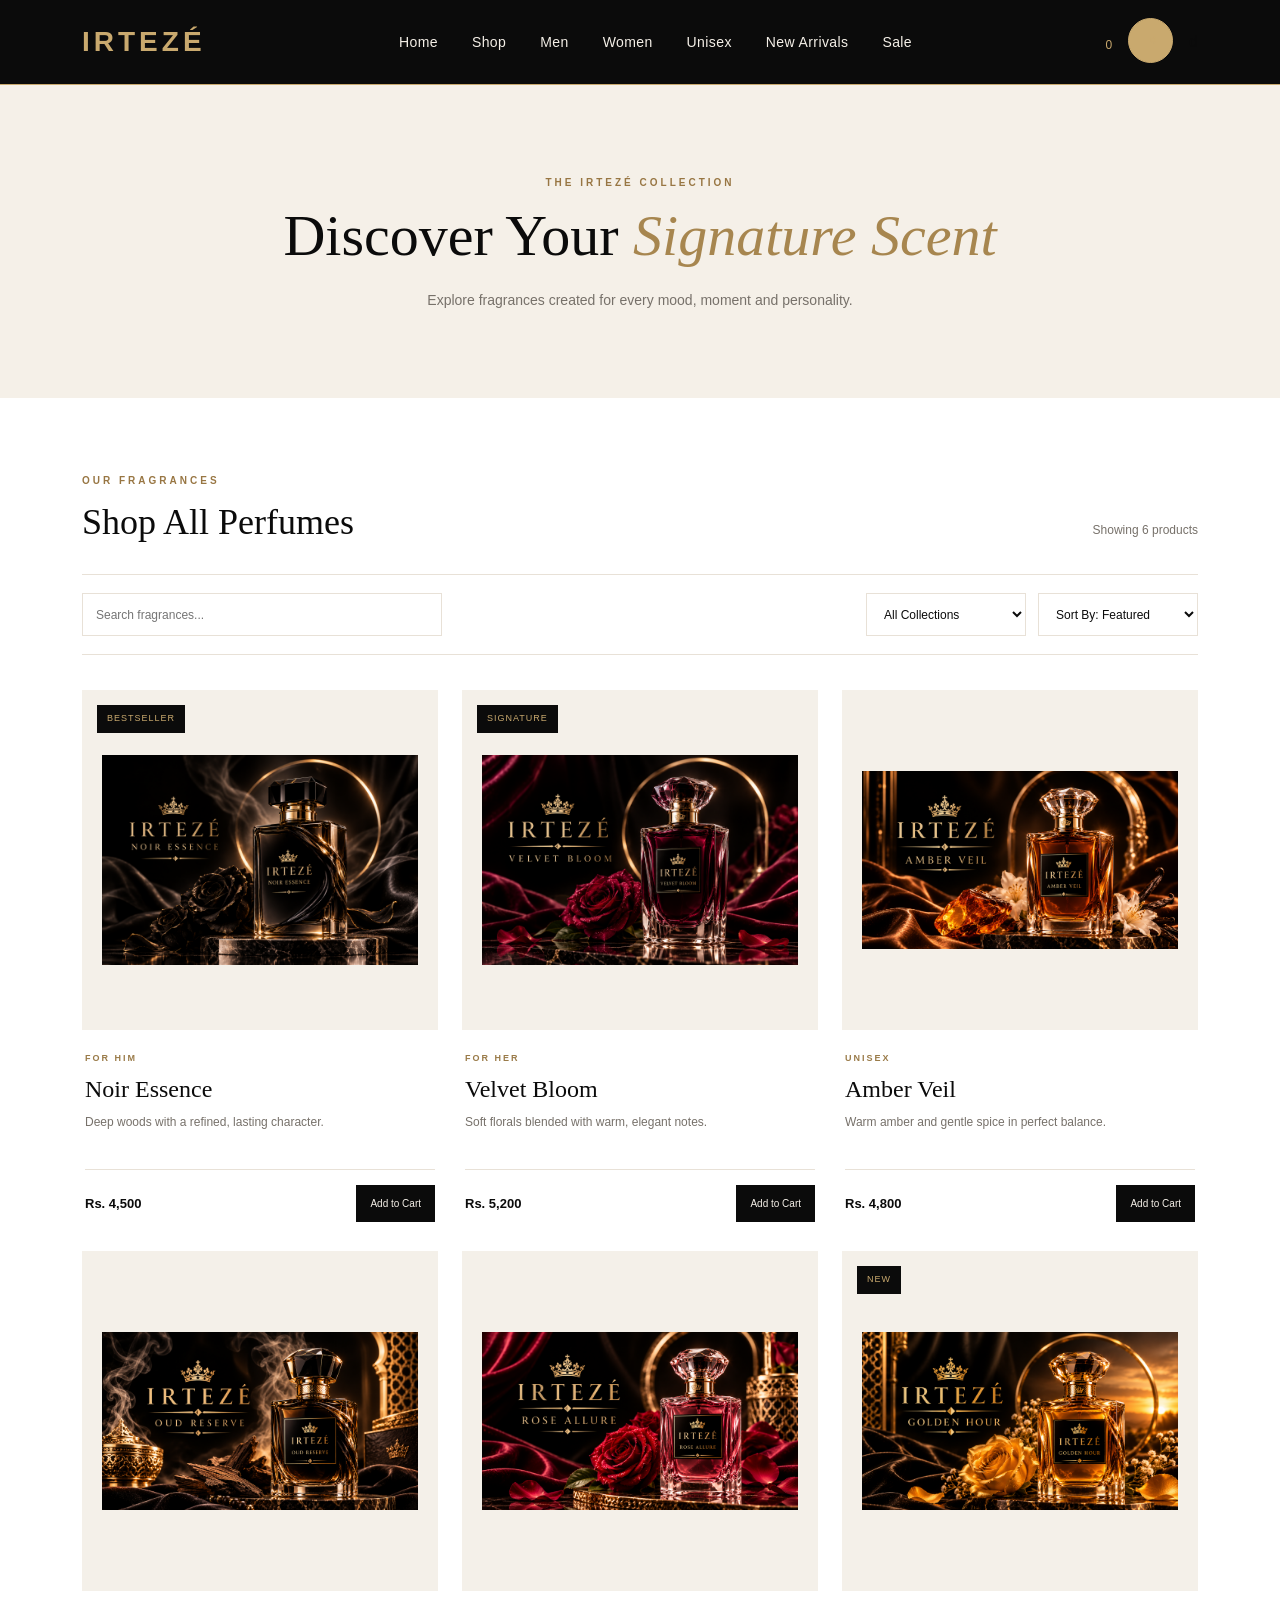
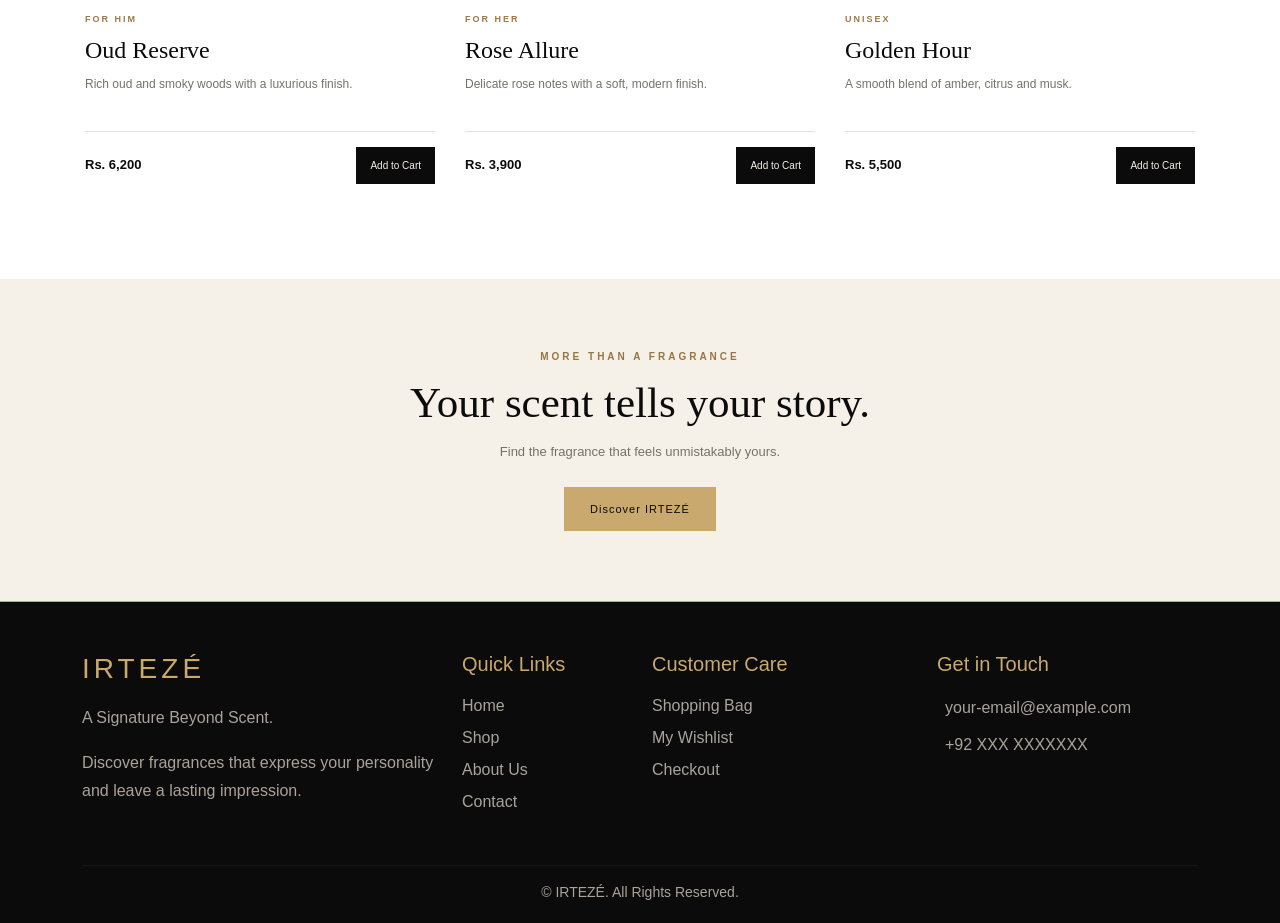
<file: shop.html>
<!DOCTYPE html>
<html lang="en">
<head>
    <meta charset="UTF-8">
    <meta name="viewport" content="width=device-width, initial-scale=1.0">

    <title>Shop Perfumes | IRTEZÉ</title>

    <link href="https://cdn.jsdelivr.net/npm/bootstrap@5.3.3/dist/css/bootstrap.min.css" rel="stylesheet">
    <link rel="stylesheet" href="shop.css">
</head>
<body>

   <header style="background:#0b0b0b; border-bottom:1px solid #c9a96e;">
    <nav class="navbar navbar-expand-lg navbar-dark py-3">
        <div class="container">

            <a class="navbar-brand fw-bold" href="index.html"
               style="color:#c9a96e; font-size:28px; letter-spacing:4px;">
                IRTEZÉ
            </a>

            <button class="navbar-toggler" type="button"
                    data-bs-toggle="collapse" data-bs-target="#irtezeNavbar"
                    aria-controls="irtezeNavbar" aria-expanded="false"
                    aria-label="Toggle navigation"
                    style="border-color:#c9a96e;">
                <span class="navbar-toggler-icon"></span>
            </button>

            <div class="collapse navbar-collapse" id="irtezeNavbar">
                <ul class="navbar-nav mx-auto gap-lg-3 text-center">
                    <li class="nav-item"><a class="nav-link" href="index.html">Home</a></li>
                    <li class="nav-item"><a class="nav-link" href="shop.html">Shop</a></li>
                    <li class="nav-item"><a class="nav-link" href="men.html">Men</a></li>
                    <li class="nav-item"><a class="nav-link" href="women.html">Women</a></li>
                    <li class="nav-item"><a class="nav-link" href="unisex.html">Unisex</a></li>
                    <li class="nav-item"><a class="nav-link" href="new-arrivals.html">New Arrivals</a></li>
                    <li class="nav-item"><a class="nav-link" href="sale.html">Sale</a></li>
                </ul>

                <div class="d-flex justify-content-center align-items-center gap-3 mt-3 mt-lg-0">
                    <a href="shop.html" aria-label="Search"
                       style="color:#c9a96e; font-size:21px;">
                        <i class="bi bi-search"></i>
                    </a>

                    <a href="wishlist.html" aria-label="Wishlist"
                       style="color:#c9a96e; font-size:21px; text-decoration:none;">
                        <i class="bi bi-heart"></i>
                        <span id="wishlistCount" style="font-size:12px;">0</span>
                    </a>

                   <a href="cart.html" class="irteze-cart" aria-label="Shopping cart">
    <i class="bi bi-cart3"></i>
    <span id="cartCount">0</span>
</a>d
                </div>
            </div>

        </div>
    </nav>
</header>
    <main>

        <!-- Shop Banner -->
        <section class="shop-banner">
            <div class="container">
                <p class="eyebrow">THE IRTEZÉ COLLECTION</p>
                <h1>Discover Your <span>Signature Scent</span></h1>
                <p>Explore fragrances created for every mood, moment and personality.</p>
            </div>
        </section>

        <!-- Shop Products -->
        <section class="shop-section">
            <div class="container">

                <div class="shop-heading">
                    <div>
                        <p class="eyebrow">OUR FRAGRANCES</p>
                        <h2>Shop All Perfumes</h2>
                    </div>
                    <p class="product-count" id="productCount">Showing 6 products</p>
                </div>

                <!-- Search and Filters -->
                <div class="shop-toolbar">

                    <div class="search-box">
                        <input type="search" id="productSearch" placeholder="Search fragrances..." aria-label="Search fragrances">
                    </div>

                    <div class="filter-box">
                        <select id="categoryFilter" aria-label="Filter by category">
                            <option value="all">All Collections</option>
                            <option value="men">For Him</option>
                            <option value="women">For Her</option>
                            <option value="unisex">Unisex</option>
                        </select>

                        <select id="sortFilter" aria-label="Sort products">
                            <option value="default">Sort By: Featured</option>
                            <option value="low">Price: Low to High</option>
                            <option value="high">Price: High to Low</option>
                            <option value="name">Name: A to Z</option>
                        </select>
                    </div>

                </div>

                <!-- Products -->
                <div class="row g-4" id="productGrid">

                    <div class="col-12 col-sm-6 col-lg-4 product-item" data-name="Noir Essence" data-category="men" data-price="4500">
                        <article class="product-card">
                            <a href="product-details.html" class="product-image">
                                <span class="product-label">BESTSELLER</span>
                                <img src="image5.png" alt="Noir Essence perfume" loading="lazy">
                            </a>
                            <div class="product-info">
                                <p class="product-category">FOR HIM</p>
                                <h3><a href="product-details.html">Noir Essence</a></h3>
                                <p class="product-description">Deep woods with a refined, lasting character.</p>
                                <div class="product-bottom">
                                    <span class="product-price">Rs. 4,500</span>
                                    <button class="add-to-cart" data-id="noir-essence" data-name="Noir Essence" data-price="4500" type="button">Add to Cart</button>
                                </div>
                            </div>
                        </article>
                    </div>

                    <div class="col-12 col-sm-6 col-lg-4 product-item" data-name="Velvet Bloom" data-category="women" data-price="5200">
                        <article class="product-card">
                            <a href="product-details.html" class="product-image">
                                <span class="product-label">SIGNATURE</span>
                                <img src="image6.png" alt="Velvet Bloom perfume" loading="lazy">
                            </a>
                            <div class="product-info">
                                <p class="product-category">FOR HER</p>
                                <h3><a href="product-details.html">Velvet Bloom</a></h3>
                                <p class="product-description">Soft florals blended with warm, elegant notes.</p>
                                <div class="product-bottom">
                                    <span class="product-price">Rs. 5,200</span>
                                    <button class="add-to-cart" data-id="velvet-bloom" data-name="Velvet Bloom" data-price="5200" type="button">Add to Cart</button>
                                </div>
                            </div>
                        </article>
                    </div>

                    <div class="col-12 col-sm-6 col-lg-4 product-item" data-name="Amber Veil" data-category="unisex" data-price="4800">
                        <article class="product-card">
                            <a href="product-details.html" class="product-image">
                                <img src="image7.png" alt="Amber Veil perfume" loading="lazy">
                            </a>
                            <div class="product-info">
                                <p class="product-category">UNISEX</p>
                                <h3><a href="product-details.html">Amber Veil</a></h3>
                                <p class="product-description">Warm amber and gentle spice in perfect balance.</p>
                                <div class="product-bottom">
                                    <span class="product-price">Rs. 4,800</span>
                                    <button class="add-to-cart" data-id="amber-veil" data-name="Amber Veil" data-price="4800" type="button">Add to Cart</button>
                                </div>
                            </div>
                        </article>
                    </div>

                    <div class="col-12 col-sm-6 col-lg-4 product-item" data-name="Oud Reserve" data-category="men" data-price="6200">
                        <article class="product-card">
                            <a href="product-details.html" class="product-image">
                                <img src="image8.png" alt="Oud Reserve perfume" loading="lazy">
                            </a>
                            <div class="product-info">
                                <p class="product-category">FOR HIM</p>
                                <h3><a href="product-details.html">Oud Reserve</a></h3>
                                <p class="product-description">Rich oud and smoky woods with a luxurious finish.</p>
                                <div class="product-bottom">
                                    <span class="product-price">Rs. 6,200</span>
                                    <button class="add-to-cart" data-id="oud-reserve" data-name="Oud Reserve" data-price="6200" type="button">Add to Cart</button>
                                </div>
                            </div>
                        </article>
                    </div>

                    <div class="col-12 col-sm-6 col-lg-4 product-item" data-name="Rose Allure" data-category="women" data-price="3900">
                        <article class="product-card">
                            <a href="product-details.html" class="product-image">
                                <img src="image9.png" alt="Rose Allure perfume" loading="lazy">
                            </a>
                            <div class="product-info">
                                <p class="product-category">FOR HER</p>
                                <h3><a href="product-details.html">Rose Allure</a></h3>
                                <p class="product-description">Delicate rose notes with a soft, modern finish.</p>
                                <div class="product-bottom">
                                    <span class="product-price">Rs. 3,900</span>
                                    <button class="add-to-cart" data-id="rose-allure" data-name="Rose Allure" data-price="3900" type="button">Add to Cart</button>
                                </div>
                            </div>
                        </article>
                    </div>

                    <div class="col-12 col-sm-6 col-lg-4 product-item" data-name="Golden Hour" data-category="unisex" data-price="5500">
                        <article class="product-card">
                            <a href="product-details.html" class="product-image">
                                <span class="product-label">NEW</span>
                                <img src="image10.png" alt="Golden Hour perfume" loading="lazy">
                            </a>
                            <div class="product-info">
                                <p class="product-category">UNISEX</p>
                                <h3><a href="product-details.html">Golden Hour</a></h3>
                                <p class="product-description">A smooth blend of amber, citrus and musk.</p>
                                <div class="product-bottom">
                                    <span class="product-price">Rs. 5,500</span>
                                    <button class="add-to-cart" data-id="golden-hour" data-name="Golden Hour" data-price="5500" type="button">Add to Cart</button>
                                </div>
                            </div>
                        </article>
                    </div>

                </div>

                <div class="no-products" id="noProducts" hidden>
                    <h3>No fragrances found</h3>
                    <p>Try another search or choose a different collection.</p>
                </div>

            </div>
        </section>

        <!-- Brand Message -->
        <section class="brand-message">
            <div class="container">
                <p class="eyebrow">MORE THAN A FRAGRANCE</p>
                <h2>Your scent tells your story.</h2>
                <p>Find the fragrance that feels unmistakably yours.</p>
                <a href="about.html" class="gold-button">Discover IRTEZÉ</a>
            </div>
        </section>

    </main>

    <!-- Footer -->
<footer style="background:#0b0b0b; color:#f5f0e8; border-top:1px solid #c9a96e; padding:50px 0 20px;">
    <div class="container">
        <div class="row g-4">

            <div class="col-lg-4 col-md-6">
                <h3 style="color:#c9a96e; letter-spacing:4px;">IRTEZÉ</h3>
                <p style="color:#aaa39a;">A Signature Beyond Scent.</p>
                <p style="color:#aaa39a;">
                    Discover fragrances that express your personality
                    and leave a lasting impression.
                </p>
            </div>

            <div class="col-lg-2 col-md-6">
                <h5 style="color:#c9a96e;">Quick Links</h5>
                <ul class="list-unstyled">
                    <li class="mb-2"><a href="index.html" style="color:#aaa39a; text-decoration:none;">Home</a></li>
                    <li class="mb-2"><a href="shop.html" style="color:#aaa39a; text-decoration:none;">Shop</a></li>
                    <li class="mb-2"><a href="about.html" style="color:#aaa39a; text-decoration:none;">About Us</a></li>
                    <li class="mb-2"><a href="contact.html" style="color:#aaa39a; text-decoration:none;">Contact</a></li>
                </ul>
            </div>

            <div class="col-lg-3 col-md-6">
                <h5 style="color:#c9a96e;">Customer Care</h5>
                <ul class="list-unstyled">
                    <li class="mb-2"><a href="cart.html" style="color:#aaa39a; text-decoration:none;">Shopping Bag</a></li>
                    <li class="mb-2"><a href="wishlist.html" style="color:#aaa39a; text-decoration:none;">My Wishlist</a></li>
                    <li class="mb-2"><a href="checkout.html" style="color:#aaa39a; text-decoration:none;">Checkout</a></li>
                </ul>
            </div>

            <div class="col-lg-3 col-md-6">
                <h5 style="color:#c9a96e;">Get in Touch</h5>
                <p style="color:#aaa39a; margin-bottom:8px;">
                    <i class="bi bi-envelope me-2"></i> your-email@example.com
                </p>
                <p style="color:#aaa39a;">
                    <i class="bi bi-telephone me-2"></i> +92 XXX XXXXXXX
                </p>
                <div class="d-flex gap-3">
                    <a href="#" aria-label="Instagram" style="color:#c9a96e; font-size:20px;"><i class="bi bi-instagram"></i></a>
                    <a href="#" aria-label="Facebook" style="color:#c9a96e; font-size:20px;"><i class="bi bi-facebook"></i></a>
                    <a href="#" aria-label="TikTok" style="color:#c9a96e; font-size:20px;"><i class="bi bi-tiktok"></i></a>
                </div>
            </div>

        </div>

        <hr style="border-color:#444; margin-top:35px;">

        <div class="text-center" style="color:#aaa39a; font-size:14px;">
            &copy; <span id="footerYear"></span> IRTEZÉ. All Rights Reserved.
        </div>
    </div>
</footer>

    <script src="https://code.jquery.com/jquery-3.7.1.min.js"></script>
    <script src="https://cdn.jsdelivr.net/npm/bootstrap@5.3.3/dist/js/bootstrap.bundle.min.js"></script>

    <script>
        $(function () {
            const cartKey = "irtezeCart";

            function getCart() {
                try {
                    return JSON.parse(localStorage.getItem(cartKey)) || [];
                } catch (error) {
                    return [];
                }
            }

            function updateCartCount() {
                const total = getCart().reduce(function (sum, item) {
                    return sum + Number(item.quantity || 0);
                }, 0);

                $("#cartCount").text(total);
            }

            function filterProducts() {
                const search = $("#productSearch").val().toLowerCase().trim();
                const category = $("#categoryFilter").val();
                const sort = $("#sortFilter").val();

                const products = $(".product-item").get();

                products.sort(function (a, b) {
                    const priceA = Number($(a).attr("data-price"));
                    const priceB = Number($(b).attr("data-price"));
                    const nameA = $(a).attr("data-name");
                    const nameB = $(b).attr("data-name");

                    if (sort === "low") return priceA - priceB;
                    if (sort === "high") return priceB - priceA;
                    if (sort === "name") return nameA.localeCompare(nameB);
                    return 0;
                });

                $("#productGrid").append(products);

                let visible = 0;

                $(".product-item").each(function () {
                    const name = $(this).attr("data-name").toLowerCase();
                    const type = $(this).attr("data-category");

                    const matchesSearch = name.includes(search);
                    const matchesCategory = category === "all" || type === category;
                    const show = matchesSearch && matchesCategory;

                    $(this).toggle(show);

                    if (show) visible++;
                });

                $("#productCount").text("Showing " + visible + " products");
                $("#noProducts").prop("hidden", visible !== 0);
            }

            $(".menu-toggle").on("click", function () {
                const isOpen = $(".navbar-menu").toggleClass("menu-open").hasClass("menu-open");
                $(this).attr("aria-expanded", isOpen);
            });

            $("#productSearch, #categoryFilter, #sortFilter").on("input change", filterProducts);

            $(".add-to-cart").on("click", function () {
                const button = $(this);
                const id = button.attr("data-id");
                const cart = getCart();
                const existing = cart.find(function (item) {
                    return item.id === id;
                });

                if (existing) {
                    existing.quantity = Number(existing.quantity || 0) + 1;
                } else {
                    cart.push({
                        id: id,
                        name: button.attr("data-name"),
                        price: Number(button.attr("data-price")),
                        quantity: 1
                    });
                }

                localStorage.setItem(cartKey, JSON.stringify(cart));
                updateCartCount();

                const originalText = button.text();
                button.text("Added ✓").prop("disabled", true);

                setTimeout(function () {
                    button.text(originalText).prop("disabled", false);
                }, 900);
            });

            $("#currentYear").text(new Date().getFullYear());
            updateCartCount();
        });
    </script>
<style>
/* HEADER */
header {
    background: #0b0b0b;
    border-bottom: 1px solid rgba(201, 169, 110, 0.35);
}

header .navbar {
    padding-top: 18px;
    padding-bottom: 18px;
}

header .navbar-brand {
    color: #c9a96e !important;
    font-size: 27px;
    font-weight: 700;
    letter-spacing: 4px;
    transition: color 0.3s ease;
}

header .navbar-brand:hover {
    color: #f5f0e8 !important;
}

/* NAV LINKS */
header .navbar-nav .nav-link {
    position: relative;
    display: inline-block;
    color: #f5f0e8 !important;
    font-size: 14px;
    font-weight: 500;
    letter-spacing: 0.4px;
    padding: 10px 0 !important;
    margin: 0 9px;
    transition: color 0.3s ease;
}

header .navbar-nav .nav-link::after {
    content: "";
    position: absolute;
    left: 0;
    bottom: 3px;
    width: 0;
    height: 2px;
    background: #c9a96e;
    transition: width 0.3s ease;
}

header .navbar-nav .nav-link:hover,
header .navbar-nav .nav-link:focus,
header .navbar-nav .nav-link.active {
    color: #c9a96e !important;
}

header .navbar-nav .nav-link:hover::after,
header .navbar-nav .nav-link.active::after {
    width: 100%;
}

/* SEARCH, WISHLIST AND CART ICONS */
header a[aria-label="Search"],
header a[aria-label="Wishlist"],
header a[aria-label="Shopping cart"] {
    color: #c9a96e !important;
    transition: color 0.3s ease, transform 0.3s ease;
}

header a[aria-label="Search"]:hover,
header a[aria-label="Wishlist"]:hover,
header a[aria-label="Shopping cart"]:hover {
    color: #f5f0e8 !important;
    transform: translateY(-2px);
}

/* MOBILE MENU */
header .navbar-toggler {
    border: 1px solid #c9a96e;
    box-shadow: none !important;
}

header .navbar-toggler:focus {
    box-shadow: 0 0 0 2px rgba(201, 169, 110, 0.2) !important;
}

@media (max-width: 991px) {
    header .navbar-collapse {
        padding-top: 18px;
    }

    header .navbar-nav .nav-link {
        margin: 4px 0;
    }

    header .navbar-nav .nav-link::after {
        left: 50%;
        transform: translateX(-50%);
    }

    header .navbar-nav .nav-link:hover::after,
    header .navbar-nav .nav-link.active::after {
        width: 35px;
    }
}

/* FOOTER */
footer {
    background: #0b0b0b !important;
    color: #f5f0e8;
    border-top: 1px solid rgba(201, 169, 110, 0.4);
}

footer h3,
footer h5 {
    color: #c9a96e !important;
    margin-bottom: 18px;
}

footer p {
    line-height: 1.8;
}

footer a {
    color: #aaa39a !important;
    text-decoration: none !important;
    transition: color 0.3s ease;
}

footer a:hover {
    color: #c9a96e !important;
}

footer .bi-instagram,
footer .bi-facebook,
footer .bi-tiktok {
    transition: color 0.3s ease, transform 0.3s ease;
}

footer a:hover .bi-instagram,
footer a:hover .bi-facebook,
footer a:hover .bi-tiktok {
    color: #f5f0e8;
}

footer hr {
    border-color: rgba(201, 169, 110, 0.3) !important;
}

footer #footerYear {
    color: #c9a96e;
}
.irteze-cart {
width: 45px;
height: 45px;
display: inline-flex;


align-items: center;
justify-content: center;
gap: 5px;
color: #c9a96e !important;
border: 1px solid rgba(201, 169, 110, 0.55);
border-radius: 50%;
text-decoration: none !important;
transition: all 0.3s ease;
}

.irteze-cart i {
font-size: 19px;
}

.irteze-cart #cartCount {
font-size: 11px;
font-weight: 600;
}

.irteze-cart {
background: #c9a96e;
color: #0b0b0b !important;
border-color: #c9a96e;
transform: translateY(-2px);
}

</style>
</body>
</html>
</file>
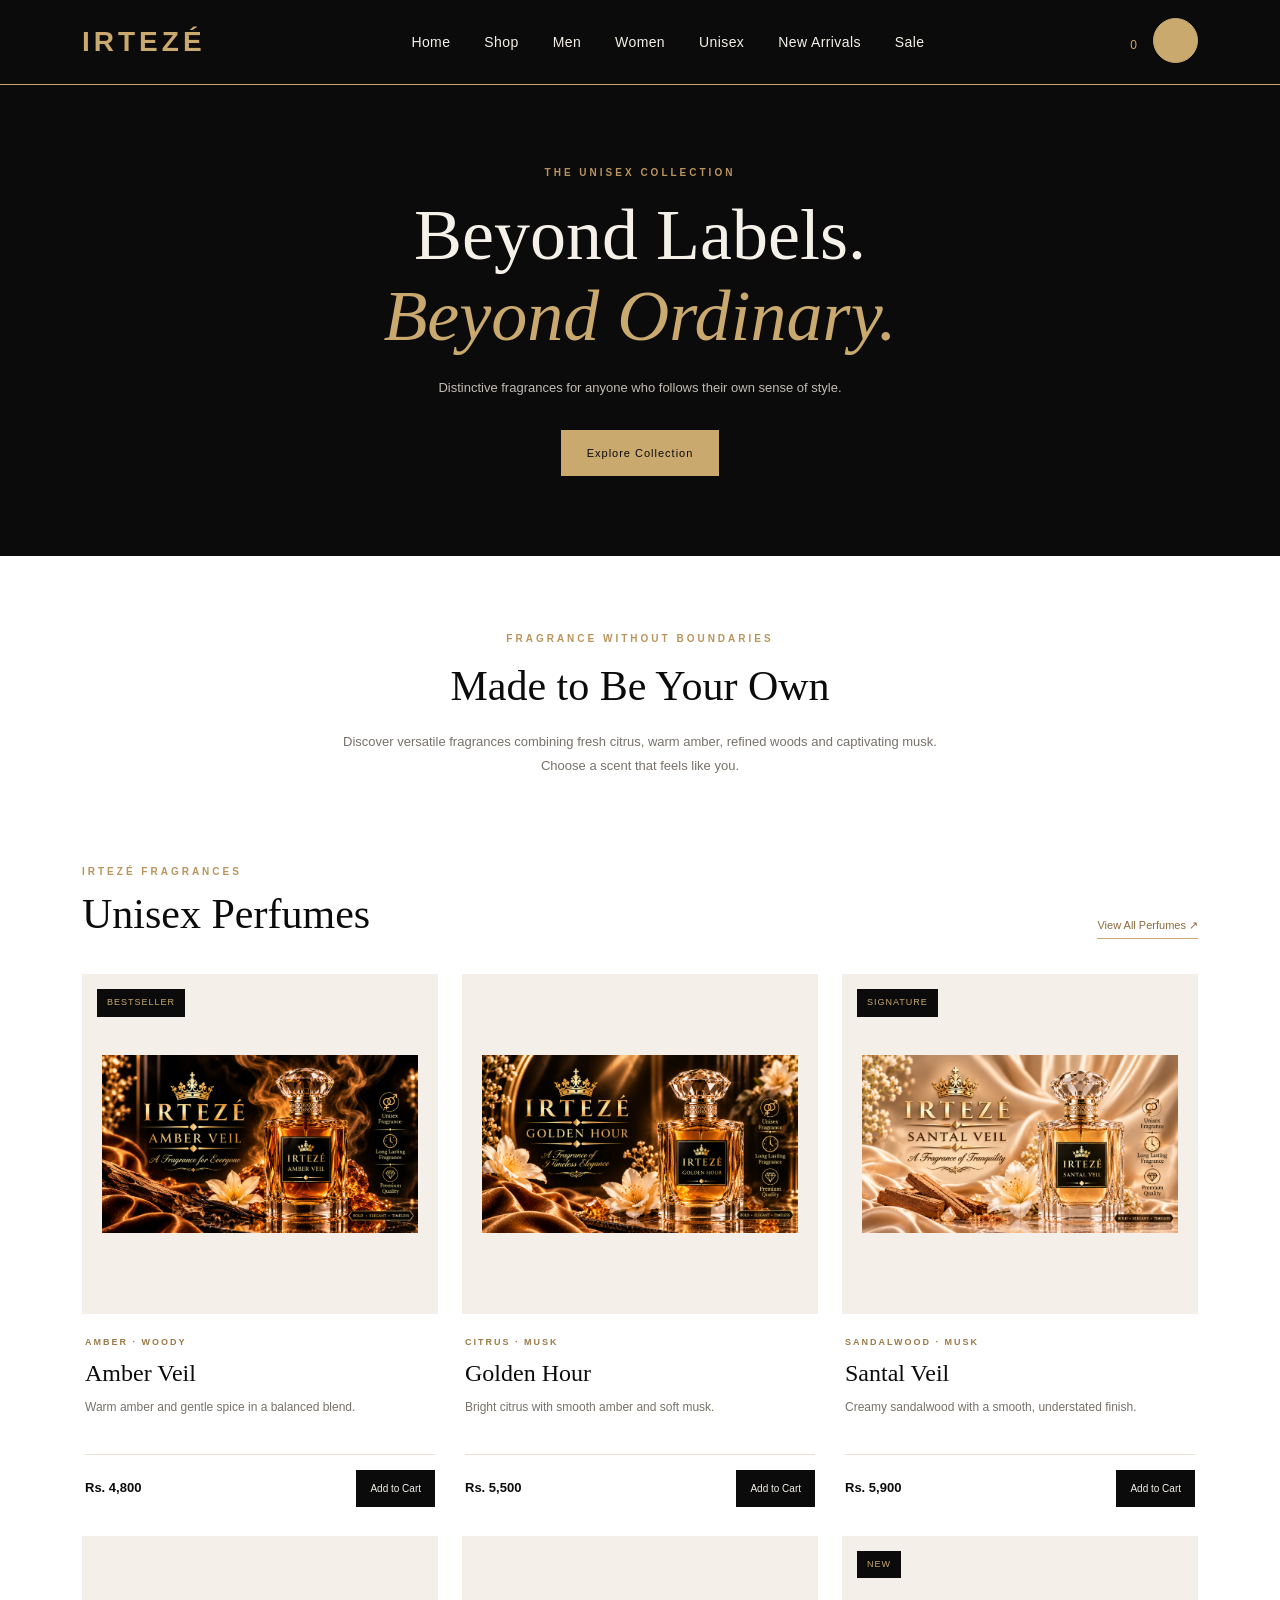
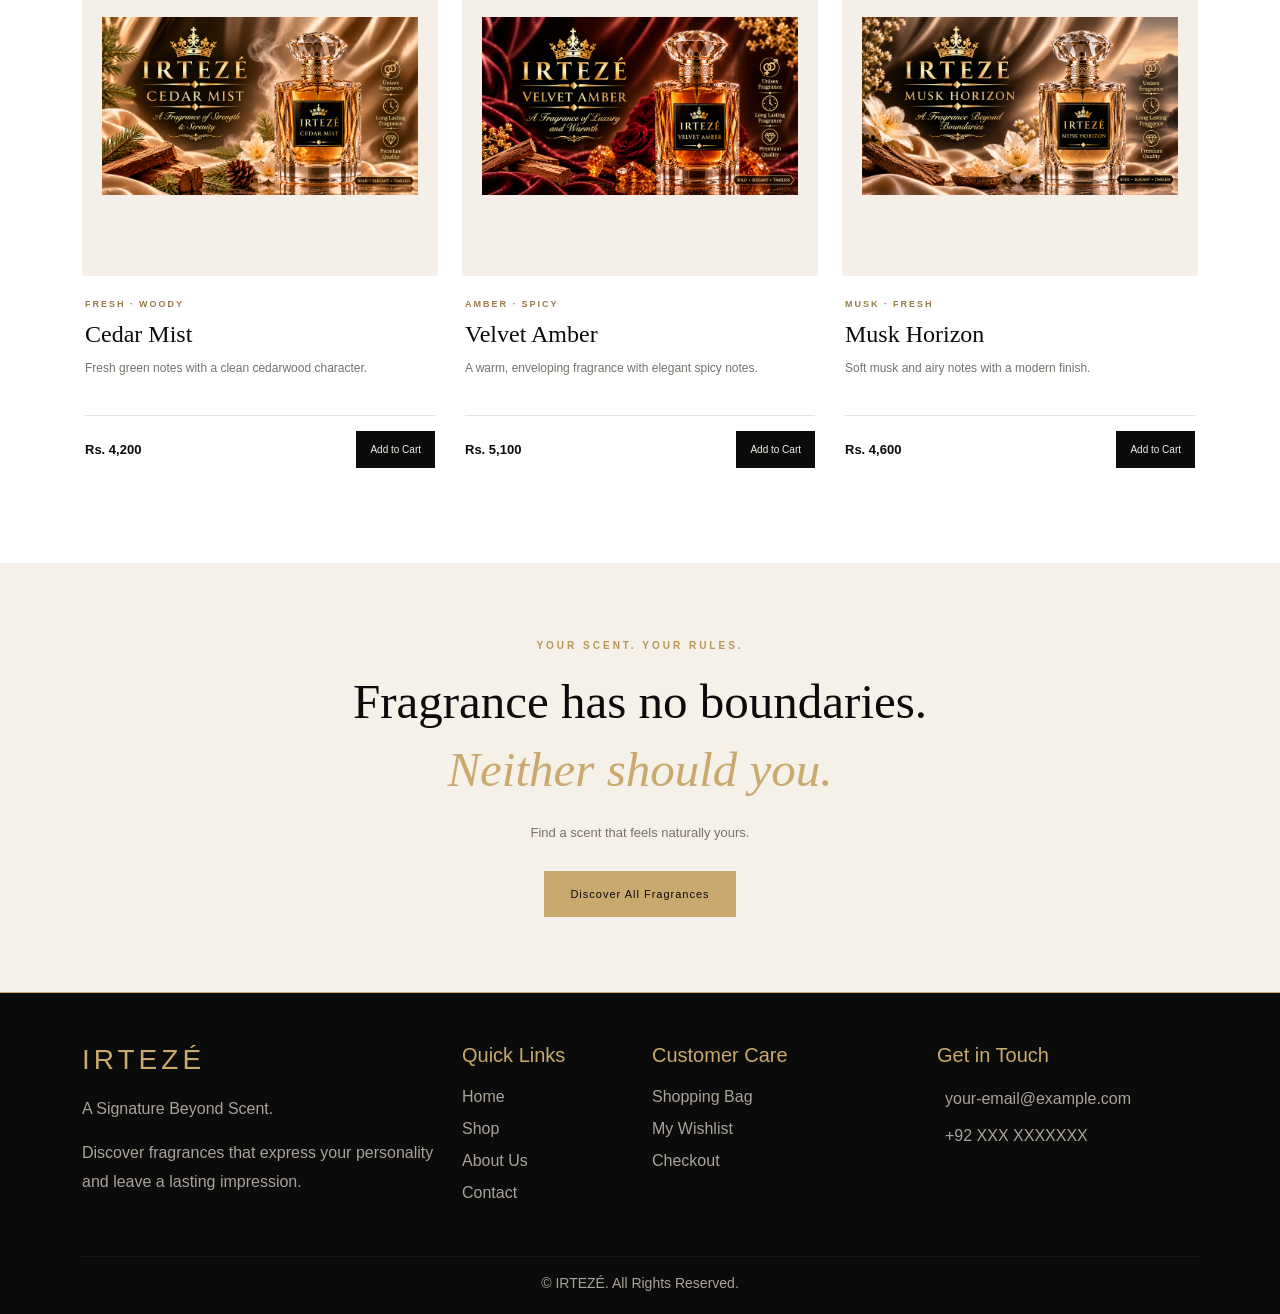
<file: unisex.html>
<!DOCTYPE html>
<html lang="en">
<head>
    <meta charset="UTF-8">
    <meta name="viewport" content="width=device-width, initial-scale=1.0">
    <title>Unisex Perfumes | IRTEZÉ</title>

    <link href="https://cdn.jsdelivr.net/npm/bootstrap@5.3.3/dist/css/bootstrap.min.css" rel="stylesheet">
    <link rel="stylesheet" href="unisex.css">
</head>
<body>

    <header style="background:#0b0b0b; border-bottom:1px solid #c9a96e;">
    <nav class="navbar navbar-expand-lg navbar-dark py-3">
        <div class="container">

            <a class="navbar-brand fw-bold" href="index.html"
               style="color:#c9a96e; font-size:28px; letter-spacing:4px;">
                IRTEZÉ
            </a>

            <button class="navbar-toggler" type="button"
                    data-bs-toggle="collapse" data-bs-target="#irtezeNavbar"
                    aria-controls="irtezeNavbar" aria-expanded="false"
                    aria-label="Toggle navigation"
                    style="border-color:#c9a96e;">
                <span class="navbar-toggler-icon"></span>
            </button>

            <div class="collapse navbar-collapse" id="irtezeNavbar">
                <ul class="navbar-nav mx-auto gap-lg-3 text-center">
                    <li class="nav-item"><a class="nav-link" href="index.html">Home</a></li>
                    <li class="nav-item"><a class="nav-link" href="shop.html">Shop</a></li>
                    <li class="nav-item"><a class="nav-link" href="men.html">Men</a></li>
                    <li class="nav-item"><a class="nav-link" href="women.html">Women</a></li>
                    <li class="nav-item"><a class="nav-link" href="unisex.html">Unisex</a></li>
                    <li class="nav-item"><a class="nav-link" href="new-arrivals.html">New Arrivals</a></li>
                    <li class="nav-item"><a class="nav-link" href="sale.html">Sale</a></li>
                </ul>

                <div class="d-flex justify-content-center align-items-center gap-3 mt-3 mt-lg-0">
                    <a href="shop.html" aria-label="Search"
                       style="color:#c9a96e; font-size:21px;">
                        <i class="bi bi-search"></i>
                    </a>

                    <a href="wishlist.html" aria-label="Wishlist"
                       style="color:#c9a96e; font-size:21px; text-decoration:none;">
                        <i class="bi bi-heart"></i>
                        <span id="wishlistCount" style="font-size:12px;">0</span>
                    </a>

                <a href="cart.html" class="irteze-cart" aria-label="Shopping cart">
    <i class="bi bi-cart3"></i>
    <span id="cartCount">0</span>
</a>
                </div>
            </div>

        </div>
    </nav>
</header>

    <main>

        <section class="unisex-hero">
            <div class="container">
                <p class="eyebrow">THE UNISEX COLLECTION</p>
                <h1>Beyond Labels.<br><span>Beyond Ordinary.</span></h1>
                <p>Distinctive fragrances for anyone who follows their own sense of style.</p>
                <a href="#unisex-products" class="gold-button">Explore Collection</a>
            </div>
        </section>

        <section class="collection-intro">
            <div class="container">
                <p class="eyebrow">FRAGRANCE WITHOUT BOUNDARIES</p>
                <h2>Made to Be Your Own</h2>
                <p>
                    Discover versatile fragrances combining fresh citrus, warm amber,
                    refined woods and captivating musk. Choose a scent that feels like you.
                </p>
            </div>
        </section>

        <section class="products-section" id="unisex-products">
            <div class="container">

                <div class="section-heading">
                    <div>
                        <p class="eyebrow">IRTEZÉ FRAGRANCES</p>
                        <h2>Unisex Perfumes</h2>
                    </div>
                    <a href="shop.html" class="text-link">View All Perfumes ↗</a>
                </div>

                <div class="row g-4">

                    <div class="col-12 col-sm-6 col-lg-4">
                        <article class="product-card">
                            <a href="product-details.html" class="product-image">
                                <span class="product-label">BESTSELLER</span>
                                <img src="image24.png" alt="Amber Veil perfume" loading="lazy">
                            </a>
                            <div class="product-info">
                                <p class="product-category">AMBER · WOODY</p>
                                <h3><a href="product-details.html">Amber Veil</a></h3>
                                <p class="product-description">Warm amber and gentle spice in a balanced blend.</p>
                                <div class="product-bottom">
                                    <span class="product-price">Rs. 4,800</span>
                                    <button class="add-to-cart" type="button" data-id="amber-veil" data-name="Amber Veil" data-price="4800">Add to Cart</button>
                                </div>
                            </div>
                        </article>
                    </div>

                    <div class="col-12 col-sm-6 col-lg-4">
                        <article class="product-card">
                            <a href="product-details.html" class="product-image">
                                <img src="image25.png" alt="Golden Hour perfume" loading="lazy">
                            </a>
                            <div class="product-info">
                                <p class="product-category">CITRUS · MUSK</p>
                                <h3><a href="product-details.html">Golden Hour</a></h3>
                                <p class="product-description">Bright citrus with smooth amber and soft musk.</p>
                                <div class="product-bottom">
                                    <span class="product-price">Rs. 5,500</span>
                                    <button class="add-to-cart" type="button" data-id="golden-hour" data-name="Golden Hour" data-price="5500">Add to Cart</button>
                                </div>
                            </div>
                        </article>
                    </div>

                    <div class="col-12 col-sm-6 col-lg-4">
                        <article class="product-card">
                            <a href="product-details.html" class="product-image">
                                <span class="product-label">SIGNATURE</span>
                                <img src="image26.png" alt="Santal Veil perfume" loading="lazy">
                            </a>
                            <div class="product-info">
                                <p class="product-category">SANDALWOOD · MUSK</p>
                                <h3><a href="product-details.html">Santal Veil</a></h3>
                                <p class="product-description">Creamy sandalwood with a smooth, understated finish.</p>
                                <div class="product-bottom">
                                    <span class="product-price">Rs. 5,900</span>
                                    <button class="add-to-cart" type="button" data-id="santal-veil" data-name="Santal Veil" data-price="5900">Add to Cart</button>
                                </div>
                            </div>
                        </article>
                    </div>

                    <div class="col-12 col-sm-6 col-lg-4">
                        <article class="product-card">
                            <a href="product-details.html" class="product-image">
                                <img src="image27.png" alt="Cedar Mist perfume" loading="lazy">
                            </a>
                            <div class="product-info">
                                <p class="product-category">FRESH · WOODY</p>
                                <h3><a href="product-details.html">Cedar Mist</a></h3>
                                <p class="product-description">Fresh green notes with a clean cedarwood character.</p>
                                <div class="product-bottom">
                                    <span class="product-price">Rs. 4,200</span>
                                    <button class="add-to-cart" type="button" data-id="cedar-mist" data-name="Cedar Mist" data-price="4200">Add to Cart</button>
                                </div>
                            </div>
                        </article>
                    </div>

                    <div class="col-12 col-sm-6 col-lg-4">
                        <article class="product-card">
                            <a href="product-details.html" class="product-image">
                                <img src="image28.png" alt="Velvet Amber perfume" loading="lazy">
                            </a>
                            <div class="product-info">
                                <p class="product-category">AMBER · SPICY</p>
                                <h3><a href="product-details.html">Velvet Amber</a></h3>
                                <p class="product-description">A warm, enveloping fragrance with elegant spicy notes.</p>
                                <div class="product-bottom">
                                    <span class="product-price">Rs. 5,100</span>
                                    <button class="add-to-cart" type="button" data-id="velvet-amber" data-name="Velvet Amber" data-price="5100">Add to Cart</button>
                                </div>
                            </div>
                        </article>
                    </div>

                    <div class="col-12 col-sm-6 col-lg-4">
                        <article class="product-card">
                            <a href="product-details.html" class="product-image">
                                <span class="product-label">NEW</span>
                                <img src="image29.png" alt="Musk Horizon perfume" loading="lazy">
                            </a>
                            <div class="product-info">
                                <p class="product-category">MUSK · FRESH</p>
                                <h3><a href="product-details.html">Musk Horizon</a></h3>
                                <p class="product-description">Soft musk and airy notes with a modern finish.</p>
                                <div class="product-bottom">
                                    <span class="product-price">Rs. 4,600</span>
                                    <button class="add-to-cart" type="button" data-id="musk-horizon" data-name="Musk Horizon" data-price="4600">Add to Cart</button>
                                </div>
                            </div>
                        </article>
                    </div>

                </div>
            </div>
        </section>

        <section class="unisex-quote">
            <div class="container">
                <p class="eyebrow">YOUR SCENT. YOUR RULES.</p>
                <h2>Fragrance has no boundaries.<br><span>Neither should you.</span></h2>
                <p>Find a scent that feels naturally yours.</p>
                <a href="shop.html" class="gold-button">Discover All Fragrances</a>
            </div>
        </section>

    </main>

<footer style="background:#0b0b0b; color:#f5f0e8; border-top:1px solid #c9a96e; padding:50px 0 20px;">
    <div class="container">
        <div class="row g-4">

            <div class="col-lg-4 col-md-6">
                <h3 style="color:#c9a96e; letter-spacing:4px;">IRTEZÉ</h3>
                <p style="color:#aaa39a;">A Signature Beyond Scent.</p>
                <p style="color:#aaa39a;">
                    Discover fragrances that express your personality
                    and leave a lasting impression.
                </p>
            </div>

            <div class="col-lg-2 col-md-6">
                <h5 style="color:#c9a96e;">Quick Links</h5>
                <ul class="list-unstyled">
                    <li class="mb-2"><a href="index.html" style="color:#aaa39a; text-decoration:none;">Home</a></li>
                    <li class="mb-2"><a href="shop.html" style="color:#aaa39a; text-decoration:none;">Shop</a></li>
                    <li class="mb-2"><a href="about.html" style="color:#aaa39a; text-decoration:none;">About Us</a></li>
                    <li class="mb-2"><a href="contact.html" style="color:#aaa39a; text-decoration:none;">Contact</a></li>
                </ul>
            </div>

            <div class="col-lg-3 col-md-6">
                <h5 style="color:#c9a96e;">Customer Care</h5>
                <ul class="list-unstyled">
                    <li class="mb-2"><a href="cart.html" style="color:#aaa39a; text-decoration:none;">Shopping Bag</a></li>
                    <li class="mb-2"><a href="wishlist.html" style="color:#aaa39a; text-decoration:none;">My Wishlist</a></li>
                    <li class="mb-2"><a href="checkout.html" style="color:#aaa39a; text-decoration:none;">Checkout</a></li>
                </ul>
            </div>

            <div class="col-lg-3 col-md-6">
                <h5 style="color:#c9a96e;">Get in Touch</h5>
                <p style="color:#aaa39a; margin-bottom:8px;">
                    <i class="bi bi-envelope me-2"></i> your-email@example.com
                </p>
                <p style="color:#aaa39a;">
                    <i class="bi bi-telephone me-2"></i> +92 XXX XXXXXXX
                </p>
                <div class="d-flex gap-3">
                    <a href="#" aria-label="Instagram" style="color:#c9a96e; font-size:20px;"><i class="bi bi-instagram"></i></a>
                    <a href="#" aria-label="Facebook" style="color:#c9a96e; font-size:20px;"><i class="bi bi-facebook"></i></a>
                    <a href="#" aria-label="TikTok" style="color:#c9a96e; font-size:20px;"><i class="bi bi-tiktok"></i></a>
                </div>
            </div>

        </div>

        <hr style="border-color:#444; margin-top:35px;">

        <div class="text-center" style="color:#aaa39a; font-size:14px;">
            &copy; <span id="footerYear"></span> IRTEZÉ. All Rights Reserved.
        </div>
    </div>
</footer>

    <script src="https://code.jquery.com/jquery-3.7.1.min.js"></script>
    <script src="https://cdn.jsdelivr.net/npm/bootstrap@5.3.3/dist/js/bootstrap.bundle.min.js"></script>

    <script>
        $(function () {
            function updateCartCount() {
                let cart = [];

                try {
                    cart = JSON.parse(localStorage.getItem("irtezeCart")) || [];
                } catch (error) {
                    cart = [];
                }

                const count = cart.reduce(function (total, item) {
                    return total + Number(item.quantity || 0);
                }, 0);

                $("#cartCount").text(count);
            }

            $(".menu-toggle").on("click", function () {
                const open = $(".navbar-menu").toggleClass("menu-open").hasClass("menu-open");
                $(this).attr("aria-expanded", open);
            });

            $(".add-to-cart").on("click", function () {
                const button = $(this);
                let cart = [];

                try {
                    cart = JSON.parse(localStorage.getItem("irtezeCart")) || [];
                } catch (error) {
                    cart = [];
                }

                const id = button.attr("data-id");
                const product = cart.find(function (item) {
                    return item.id === id;
                });

                if (product) {
                    product.quantity = Number(product.quantity || 0) + 1;
                } else {
                    cart.push({
                        id: id,
                        name: button.attr("data-name"),
                        price: Number(button.attr("data-price")),
                        quantity: 1
                    });
                }

                localStorage.setItem("irtezeCart", JSON.stringify(cart));
                updateCartCount();

                const oldText = button.text();
                button.text("Added ✓").prop("disabled", true);

                setTimeout(function () {
                    button.text(oldText).prop("disabled", false);
                }, 900);
            });

            $("#currentYear").text(new Date().getFullYear());
            updateCartCount();
        });
    </script>
<style>
/* HEADER */
header {
    background: #0b0b0b;
    border-bottom: 1px solid rgba(201, 169, 110, 0.35);
}

header .navbar {
    padding-top: 18px;
    padding-bottom: 18px;
}

header .navbar-brand {
    color: #c9a96e !important;
    font-size: 27px;
    font-weight: 700;
    letter-spacing: 4px;
    transition: color 0.3s ease;
}

header .navbar-brand:hover {
    color: #f5f0e8 !important;
}

/* NAV LINKS */
header .navbar-nav .nav-link {
    position: relative;
    display: inline-block;
    color: #f5f0e8 !important;
    font-size: 14px;
    font-weight: 500;
    letter-spacing: 0.4px;
    padding: 10px 0 !important;
    margin: 0 9px;
    transition: color 0.3s ease;
}

header .navbar-nav .nav-link::after {
    content: "";
    position: absolute;
    left: 0;
    bottom: 3px;
    width: 0;
    height: 2px;
    background: #c9a96e;
    transition: width 0.3s ease;
}

header .navbar-nav .nav-link:hover,
header .navbar-nav .nav-link:focus,
header .navbar-nav .nav-link.active {
    color: #c9a96e !important;
}

header .navbar-nav .nav-link:hover::after,
header .navbar-nav .nav-link.active::after {
    width: 100%;
}

/* SEARCH, WISHLIST AND CART ICONS */
header a[aria-label="Search"],
header a[aria-label="Wishlist"],
header a[aria-label="Shopping cart"] {
    color: #c9a96e !important;
    transition: color 0.3s ease, transform 0.3s ease;
}

header a[aria-label="Search"]:hover,
header a[aria-label="Wishlist"]:hover,
header a[aria-label="Shopping cart"]:hover {
    color: #f5f0e8 !important;
    transform: translateY(-2px);
}

/* MOBILE MENU */
header .navbar-toggler {
    border: 1px solid #c9a96e;
    box-shadow: none !important;
}

header .navbar-toggler:focus {
    box-shadow: 0 0 0 2px rgba(201, 169, 110, 0.2) !important;
}

@media (max-width: 991px) {
    header .navbar-collapse {
        padding-top: 18px;
    }

    header .navbar-nav .nav-link {
        margin: 4px 0;
    }

    header .navbar-nav .nav-link::after {
        left: 50%;
        transform: translateX(-50%);
    }

    header .navbar-nav .nav-link:hover::after,
    header .navbar-nav .nav-link.active::after {
        width: 35px;
    }
}

/* FOOTER */
footer {
    background: #0b0b0b !important;
    color: #f5f0e8;
    border-top: 1px solid rgba(201, 169, 110, 0.4);
}

footer h3,
footer h5 {
    color: #c9a96e !important;
    margin-bottom: 18px;
}

footer p {
    line-height: 1.8;
}

footer a {
    color: #aaa39a !important;
    text-decoration: none !important;
    transition: color 0.3s ease;
}

footer a:hover {
    color: #c9a96e !important;
}

footer .bi-instagram,
footer .bi-facebook,
footer .bi-tiktok {
    transition: color 0.3s ease, transform 0.3s ease;
}

footer a:hover .bi-instagram,
footer a:hover .bi-facebook,
footer a:hover .bi-tiktok {
    color: #f5f0e8;
}

footer hr {
    border-color: rgba(201, 169, 110, 0.3) !important;
}

footer #footerYear {
    color: #c9a96e;
}
.irteze-cart {
width: 45px;
height: 45px;
display: inline-flex;


align-items: center;
justify-content: center;
gap: 5px;
color: #c9a96e !important;
border: 1px solid rgba(201, 169, 110, 0.55);
border-radius: 50%;
text-decoration: none !important;
transition: all 0.3s ease;
}

.irteze-cart i {
font-size: 19px;
}

.irteze-cart #cartCount {
font-size: 11px;
font-weight: 600;
}

.irteze-cart {
background: #c9a96e;
color: #0b0b0b !important;
border-color: #c9a96e;
transform: translateY(-2px);
}
</style>
</body>
</html>
</file>
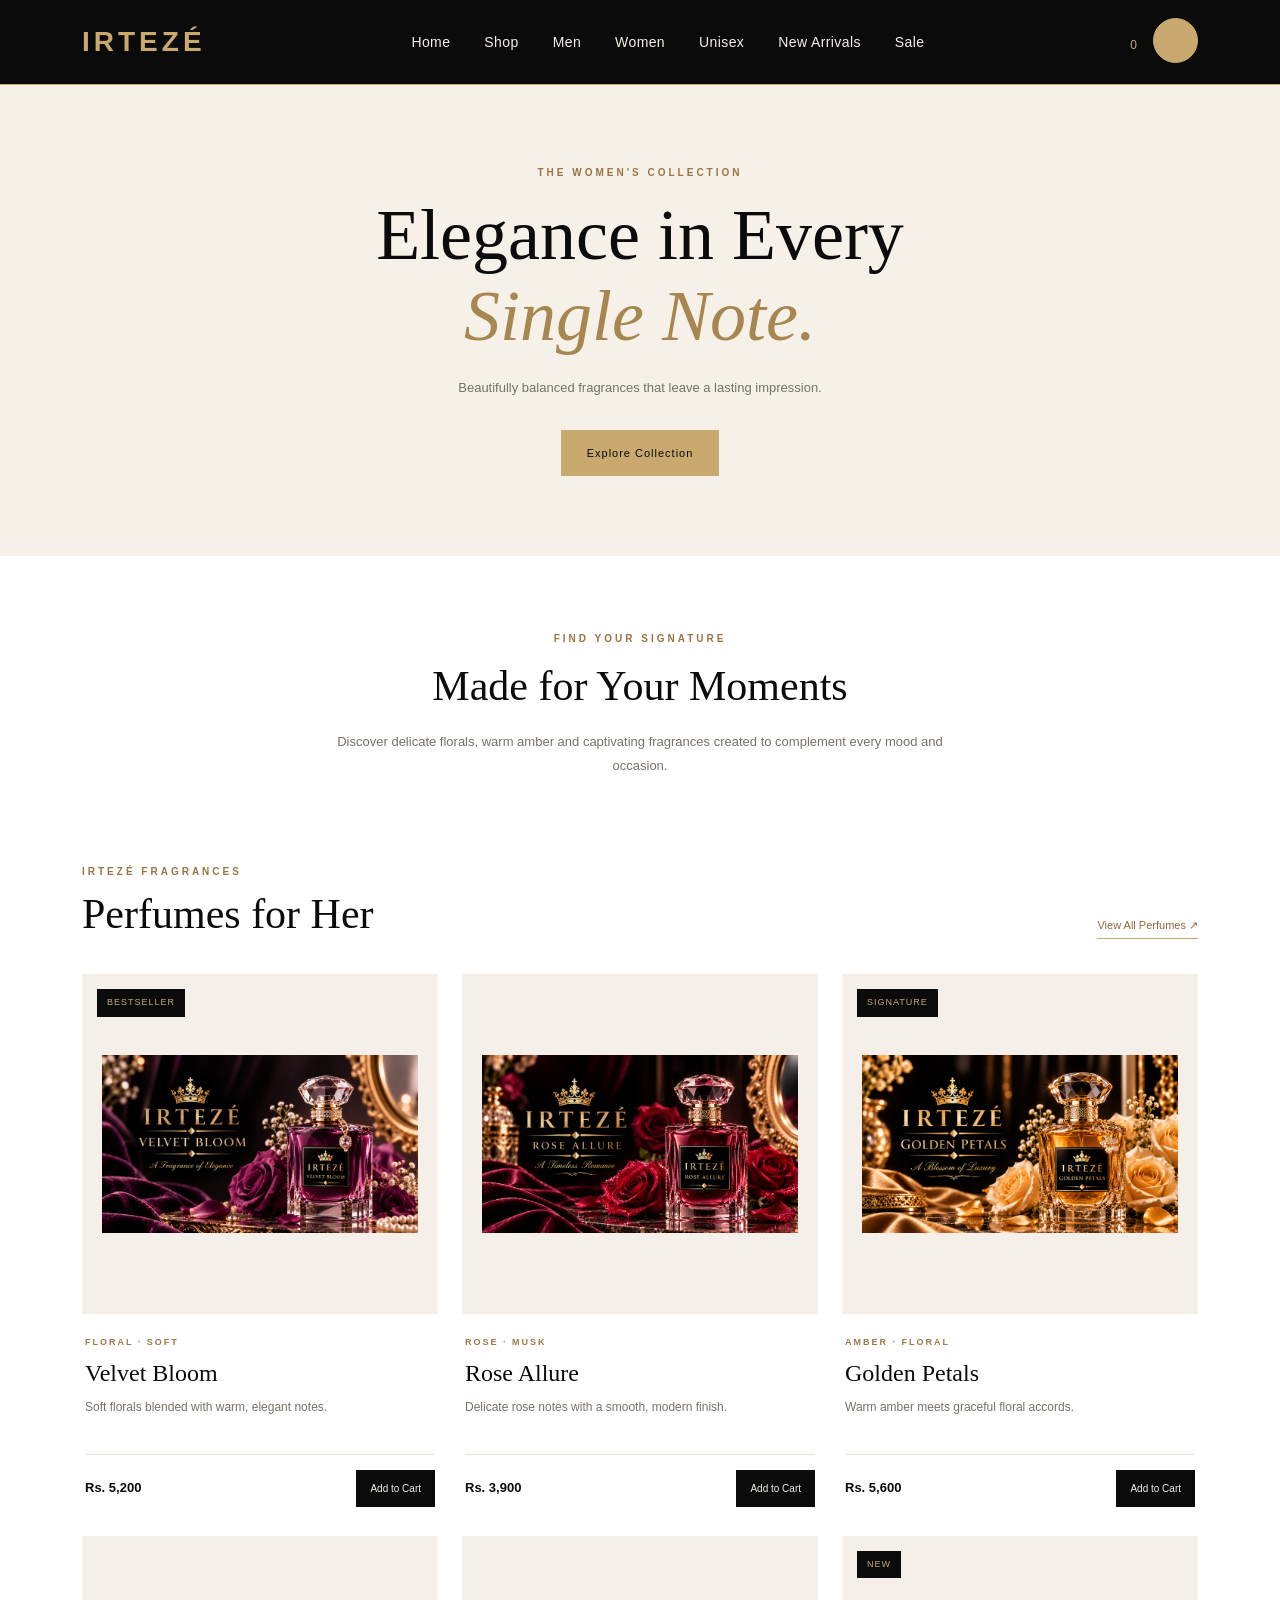
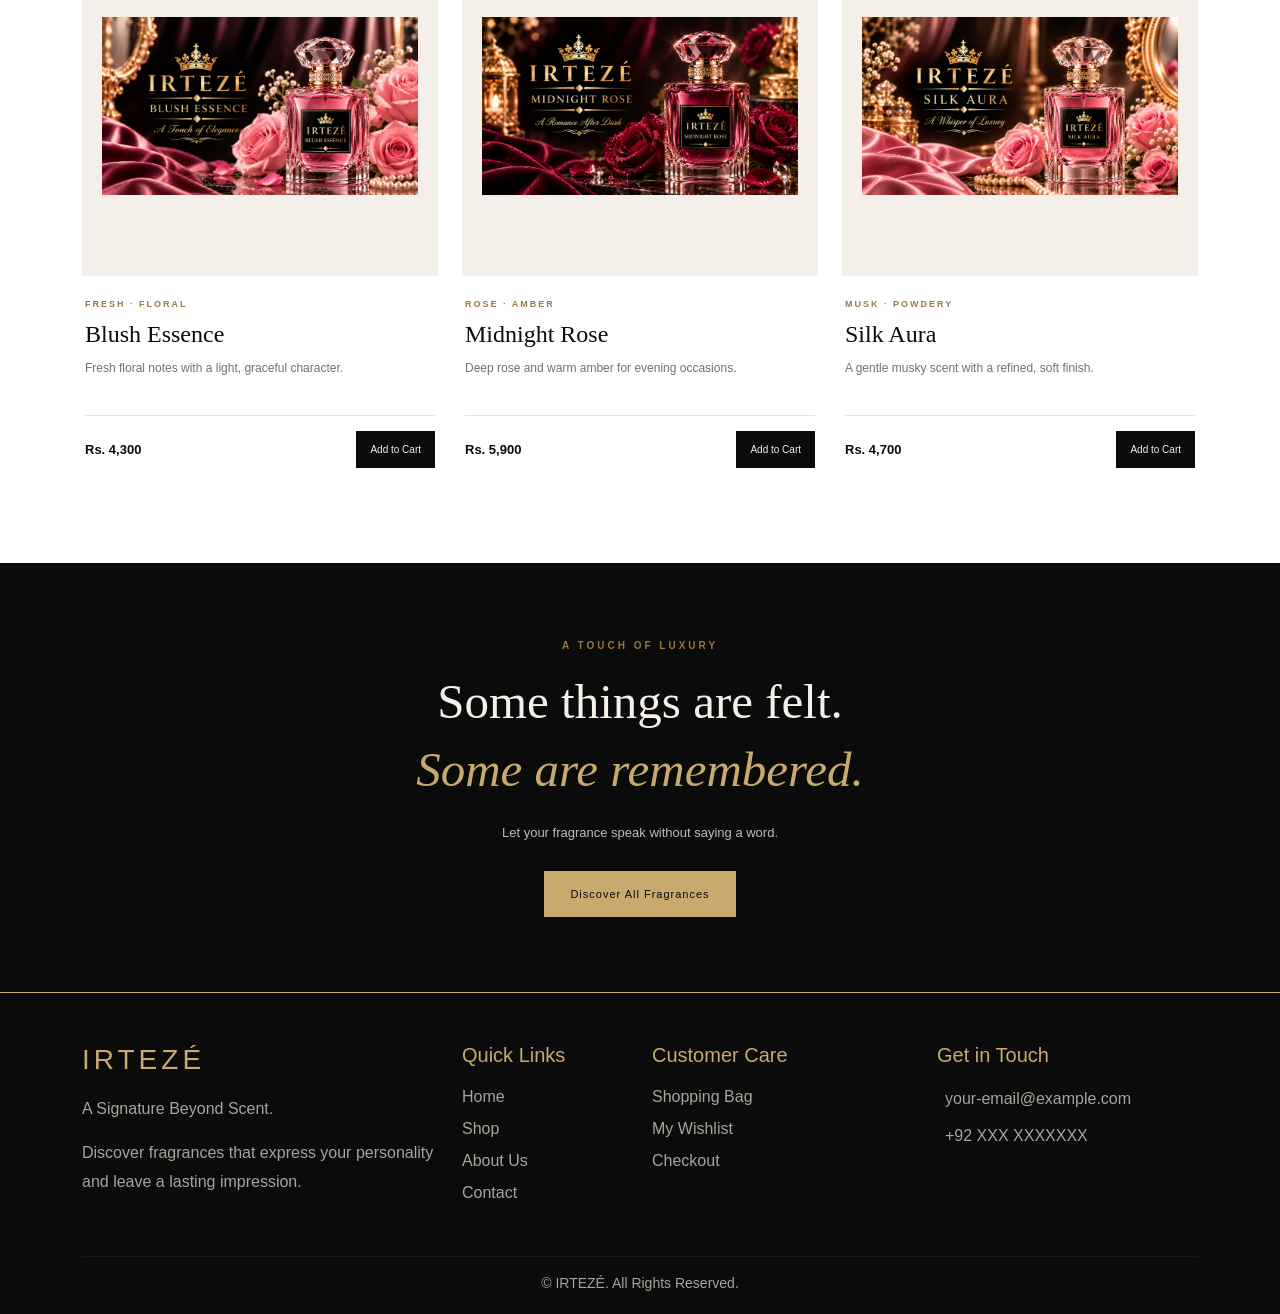
<file: women.html>
<!DOCTYPE html>
<html lang="en">
<head>
    <meta charset="UTF-8">
    <meta name="viewport" content="width=device-width, initial-scale=1.0">
    <title>Women's Perfumes | IRTEZÉ</title>

    <link href="https://cdn.jsdelivr.net/npm/bootstrap@5.3.3/dist/css/bootstrap.min.css" rel="stylesheet">
    <link rel="stylesheet" href="women.css">
</head>
<body>

   <header style="background:#0b0b0b; border-bottom:1px solid #c9a96e;">
    <nav class="navbar navbar-expand-lg navbar-dark py-3">
        <div class="container">

            <a class="navbar-brand fw-bold" href="index.html"
               style="color:#c9a96e; font-size:28px; letter-spacing:4px;">
                IRTEZÉ
            </a>

            <button class="navbar-toggler" type="button"
                    data-bs-toggle="collapse" data-bs-target="#irtezeNavbar"
                    aria-controls="irtezeNavbar" aria-expanded="false"
                    aria-label="Toggle navigation"
                    style="border-color:#c9a96e;">
                <span class="navbar-toggler-icon"></span>
            </button>

            <div class="collapse navbar-collapse" id="irtezeNavbar">
                <ul class="navbar-nav mx-auto gap-lg-3 text-center">
                    <li class="nav-item"><a class="nav-link" href="index.html">Home</a></li>
                    <li class="nav-item"><a class="nav-link" href="shop.html">Shop</a></li>
                    <li class="nav-item"><a class="nav-link" href="men.html">Men</a></li>
                    <li class="nav-item"><a class="nav-link" href="women.html">Women</a></li>
                    <li class="nav-item"><a class="nav-link" href="unisex.html">Unisex</a></li>
                    <li class="nav-item"><a class="nav-link" href="new-arrivals.html">New Arrivals</a></li>
                    <li class="nav-item"><a class="nav-link" href="sale.html">Sale</a></li>
                </ul>

                <div class="d-flex justify-content-center align-items-center gap-3 mt-3 mt-lg-0">
                    <a href="shop.html" aria-label="Search"
                       style="color:#c9a96e; font-size:21px;">
                        <i class="bi bi-search"></i>
                    </a>

                    <a href="wishlist.html" aria-label="Wishlist"
                       style="color:#c9a96e; font-size:21px; text-decoration:none;">
                        <i class="bi bi-heart"></i>
                        <span id="wishlistCount" style="font-size:12px;">0</span>
                    </a>

               <a href="cart.html" class="irteze-cart" aria-label="Shopping cart">
    <i class="bi bi-cart3"></i>
    <span id="cartCount">0</span>
</a>
                </div>
            </div>

        </div>
    </nav>
</header>

    <main>

        <!-- Hero -->
        <section class="women-hero">
            <div class="container">
                <p class="eyebrow">THE WOMEN'S COLLECTION</p>
                <h1>Elegance in Every<br><span>Single Note.</span></h1>
                <p>Beautifully balanced fragrances that leave a lasting impression.</p>
                <a href="#women-products" class="gold-button">Explore Collection</a>
            </div>
        </section>

        <!-- Introduction -->
        <section class="collection-intro">
            <div class="container">
                <p class="eyebrow">FIND YOUR SIGNATURE</p>
                <h2>Made for Your Moments</h2>
                <p>
                    Discover delicate florals, warm amber and captivating fragrances
                    created to complement every mood and occasion.
                </p>
            </div>
        </section>

        <!-- Products -->
        <section class="products-section" id="women-products">
            <div class="container">

                <div class="section-heading">
                    <div>
                        <p class="eyebrow">IRTEZÉ FRAGRANCES</p>
                        <h2>Perfumes for Her</h2>
                    </div>
                    <a href="shop.html" class="text-link">View All Perfumes ↗</a>
                </div>

                <div class="row g-4">

                    <!-- Product 1 -->
                    <div class="col-12 col-sm-6 col-lg-4">
                        <article class="product-card">
                            <a href="product-details.html" class="product-image">
                                <span class="product-label">BESTSELLER</span>
                                <img src="image17.png" alt="Velvet Bloom perfume" loading="lazy">
                            </a>
                            <div class="product-info">
                                <p class="product-category">FLORAL · SOFT</p>
                                <h3><a href="product-details.html">Velvet Bloom</a></h3>
                                <p class="product-description">Soft florals blended with warm, elegant notes.</p>
                                <div class="product-bottom">
                                    <span class="product-price">Rs. 5,200</span>
                                    <button class="add-to-cart" type="button" data-id="velvet-bloom" data-name="Velvet Bloom" data-price="5200">Add to Cart</button>
                                </div>
                            </div>
                        </article>
                    </div>

                    <!-- Product 2 -->
                    <div class="col-12 col-sm-6 col-lg-4">
                        <article class="product-card">
                            <a href="product-details.html" class="product-image">
                                <img src="image18.png" alt="Rose Allure perfume" loading="lazy">
                            </a>
                            <div class="product-info">
                                <p class="product-category">ROSE · MUSK</p>
                                <h3><a href="product-details.html">Rose Allure</a></h3>
                                <p class="product-description">Delicate rose notes with a smooth, modern finish.</p>
                                <div class="product-bottom">
                                    <span class="product-price">Rs. 3,900</span>
                                    <button class="add-to-cart" type="button" data-id="rose-allure" data-name="Rose Allure" data-price="3900">Add to Cart</button>
                                </div>
                            </div>
                        </article>
                    </div>

                    <!-- Product 3 -->
                    <div class="col-12 col-sm-6 col-lg-4">
                        <article class="product-card">
                            <a href="product-details.html" class="product-image">
                                <span class="product-label">SIGNATURE</span>
                                <img src="image19.png" alt="Golden Petals perfume" loading="lazy">
                            </a>
                            <div class="product-info">
                                <p class="product-category">AMBER · FLORAL</p>
                                <h3><a href="product-details.html">Golden Petals</a></h3>
                                <p class="product-description">Warm amber meets graceful floral accords.</p>
                                <div class="product-bottom">
                                    <span class="product-price">Rs. 5,600</span>
                                    <button class="add-to-cart" type="button" data-id="golden-petals" data-name="Golden Petals" data-price="5600">Add to Cart</button>
                                </div>
                            </div>
                        </article>
                    </div>

                    <!-- Product 4 -->
                    <div class="col-12 col-sm-6 col-lg-4">
                        <article class="product-card">
                            <a href="product-details.html" class="product-image">
                                <img src="image20.png" alt="Blush Essence perfume" loading="lazy">
                            </a>
                            <div class="product-info">
                                <p class="product-category">FRESH · FLORAL</p>
                                <h3><a href="product-details.html">Blush Essence</a></h3>
                                <p class="product-description">Fresh floral notes with a light, graceful character.</p>
                                <div class="product-bottom">
                                    <span class="product-price">Rs. 4,300</span>
                                    <button class="add-to-cart" type="button" data-id="blush-essence" data-name="Blush Essence" data-price="4300">Add to Cart</button>
                                </div>
                            </div>
                        </article>
                    </div>

                    <!-- Product 5 -->
                    <div class="col-12 col-sm-6 col-lg-4">
                        <article class="product-card">
                            <a href="product-details.html" class="product-image">
                                <img src="image23.png" alt="Midnight Rose perfume" loading="lazy">
                            </a>
                            <div class="product-info">
                                <p class="product-category">ROSE · AMBER</p>
                                <h3><a href="image21.png">Midnight Rose</a></h3>
                                <p class="product-description">Deep rose and warm amber for evening occasions.</p>
                                <div class="product-bottom">
                                    <span class="product-price">Rs. 5,900</span>
                                    <button class="add-to-cart" type="button" data-id="midnight-rose" data-name="Midnight Rose" data-price="5900">Add to Cart</button>
                                </div>
                            </div>
                        </article>
                    </div>

                    <!-- Product 6 -->
                    <div class="col-12 col-sm-6 col-lg-4">
                        <article class="product-card">
                            <a href="product-details.html" class="product-image">
                                <span class="product-label">NEW</span>
                                <img src="image22.png" alt="Silk Aura perfume" loading="lazy">
                            </a>
                            <div class="product-info">
                                <p class="product-category">MUSK · POWDERY</p>
                                <h3><a href="product-details.html">Silk Aura</a></h3>
                                <p class="product-description">A gentle musky scent with a refined, soft finish.</p>
                                <div class="product-bottom">
                                    <span class="product-price">Rs. 4,700</span>
                                    <button class="add-to-cart" type="button" data-id="silk-aura" data-name="Silk Aura" data-price="4700">Add to Cart</button>
                                </div>
                            </div>
                        </article>
                    </div>

                </div>
            </div>
        </section>

        <!-- Closing Banner -->
        <section class="women-quote">
            <div class="container">
                <p class="eyebrow">A TOUCH OF LUXURY</p>
                <h2>Some things are felt.<br><span>Some are remembered.</span></h2>
                <p>Let your fragrance speak without saying a word.</p>
                <a href="shop.html" class="gold-button">Discover All Fragrances</a>
            </div>
        </section>

    </main>

    <!-- Footer -->
<footer style="background:#0b0b0b; color:#f5f0e8; border-top:1px solid #c9a96e; padding:50px 0 20px;">
    <div class="container">
        <div class="row g-4">

            <div class="col-lg-4 col-md-6">
                <h3 style="color:#c9a96e; letter-spacing:4px;">IRTEZÉ</h3>
                <p style="color:#aaa39a;">A Signature Beyond Scent.</p>
                <p style="color:#aaa39a;">
                    Discover fragrances that express your personality
                    and leave a lasting impression.
                </p>
            </div>

            <div class="col-lg-2 col-md-6">
                <h5 style="color:#c9a96e;">Quick Links</h5>
                <ul class="list-unstyled">
                    <li class="mb-2"><a href="index.html" style="color:#aaa39a; text-decoration:none;">Home</a></li>
                    <li class="mb-2"><a href="shop.html" style="color:#aaa39a; text-decoration:none;">Shop</a></li>
                    <li class="mb-2"><a href="about.html" style="color:#aaa39a; text-decoration:none;">About Us</a></li>
                    <li class="mb-2"><a href="contact.html" style="color:#aaa39a; text-decoration:none;">Contact</a></li>
                </ul>
            </div>

            <div class="col-lg-3 col-md-6">
                <h5 style="color:#c9a96e;">Customer Care</h5>
                <ul class="list-unstyled">
                    <li class="mb-2"><a href="cart.html" style="color:#aaa39a; text-decoration:none;">Shopping Bag</a></li>
                    <li class="mb-2"><a href="wishlist.html" style="color:#aaa39a; text-decoration:none;">My Wishlist</a></li>
                    <li class="mb-2"><a href="checkout.html" style="color:#aaa39a; text-decoration:none;">Checkout</a></li>
                </ul>
            </div>

            <div class="col-lg-3 col-md-6">
                <h5 style="color:#c9a96e;">Get in Touch</h5>
                <p style="color:#aaa39a; margin-bottom:8px;">
                    <i class="bi bi-envelope me-2"></i> your-email@example.com
                </p>
                <p style="color:#aaa39a;">
                    <i class="bi bi-telephone me-2"></i> +92 XXX XXXXXXX
                </p>
                <div class="d-flex gap-3">
                    <a href="#" aria-label="Instagram" style="color:#c9a96e; font-size:20px;"><i class="bi bi-instagram"></i></a>
                    <a href="#" aria-label="Facebook" style="color:#c9a96e; font-size:20px;"><i class="bi bi-facebook"></i></a>
                    <a href="#" aria-label="TikTok" style="color:#c9a96e; font-size:20px;"><i class="bi bi-tiktok"></i></a>
                </div>
            </div>

        </div>

        <hr style="border-color:#444; margin-top:35px;">

        <div class="text-center" style="color:#aaa39a; font-size:14px;">
            &copy; <span id="footerYear"></span> IRTEZÉ. All Rights Reserved.
        </div>
    </div>
</footer>

    <script src="https://code.jquery.com/jquery-3.7.1.min.js"></script>
    <script src="https://cdn.jsdelivr.net/npm/bootstrap@5.3.3/dist/js/bootstrap.bundle.min.js"></script>

    <script>
        $(function () {
            function updateCartCount() {
                let cart = [];

                try {
                    cart = JSON.parse(localStorage.getItem("irtezeCart")) || [];
                } catch (error) {
                    cart = [];
                }

                const count = cart.reduce(function (total, item) {
                    return total + Number(item.quantity || 0);
                }, 0);

                $("#cartCount").text(count);
            }

            $(".menu-toggle").on("click", function () {
                const open = $(".navbar-menu").toggleClass("menu-open").hasClass("menu-open");
                $(this).attr("aria-expanded", open);
            });

            $(".add-to-cart").on("click", function () {
                const button = $(this);
                let cart = [];

                try {
                    cart = JSON.parse(localStorage.getItem("irtezeCart")) || [];
                } catch (error) {
                    cart = [];
                }

                const id = button.attr("data-id");
                const product = cart.find(function (item) {
                    return item.id === id;
                });

                if (product) {
                    product.quantity = Number(product.quantity || 0) + 1;
                } else {
                    cart.push({
                        id: id,
                        name: button.attr("data-name"),
                        price: Number(button.attr("data-price")),
                        quantity: 1
                    });
                }

                localStorage.setItem("irtezeCart", JSON.stringify(cart));
                updateCartCount();

                const oldText = button.text();
                button.text("Added ✓").prop("disabled", true);

                setTimeout(function () {
                    button.text(oldText).prop("disabled", false);
                }, 900);
            });

            $("#currentYear").text(new Date().getFullYear());
            updateCartCount();
        });
    </script>
<style>
/* HEADER */
header {
    background: #0b0b0b;
    border-bottom: 1px solid rgba(201, 169, 110, 0.35);
}

header .navbar {
    padding-top: 18px;
    padding-bottom: 18px;
}

header .navbar-brand {
    color: #c9a96e !important;
    font-size: 27px;
    font-weight: 700;
    letter-spacing: 4px;
    transition: color 0.3s ease;
}

header .navbar-brand:hover {
    color: #f5f0e8 !important;
}

/* NAV LINKS */
header .navbar-nav .nav-link {
    position: relative;
    display: inline-block;
    color: #f5f0e8 !important;
    font-size: 14px;
    font-weight: 500;
    letter-spacing: 0.4px;
    padding: 10px 0 !important;
    margin: 0 9px;
    transition: color 0.3s ease;
}

header .navbar-nav .nav-link::after {
    content: "";
    position: absolute;
    left: 0;
    bottom: 3px;
    width: 0;
    height: 2px;
    background: #c9a96e;
    transition: width 0.3s ease;
}

header .navbar-nav .nav-link:hover,
header .navbar-nav .nav-link:focus,
header .navbar-nav .nav-link.active {
    color: #c9a96e !important;
}

header .navbar-nav .nav-link:hover::after,
header .navbar-nav .nav-link.active::after {
    width: 100%;
}

/* SEARCH, WISHLIST AND CART ICONS */
header a[aria-label="Search"],
header a[aria-label="Wishlist"],
header a[aria-label="Shopping cart"] {
    color: #c9a96e !important;
    transition: color 0.3s ease, transform 0.3s ease;
}

header a[aria-label="Search"]:hover,
header a[aria-label="Wishlist"]:hover,
header a[aria-label="Shopping cart"]:hover {
    color: #f5f0e8 !important;
    transform: translateY(-2px);
}

/* MOBILE MENU */
header .navbar-toggler {
    border: 1px solid #c9a96e;
    box-shadow: none !important;
}

header .navbar-toggler:focus {
    box-shadow: 0 0 0 2px rgba(201, 169, 110, 0.2) !important;
}

@media (max-width: 991px) {
    header .navbar-collapse {
        padding-top: 18px;
    }

    header .navbar-nav .nav-link {
        margin: 4px 0;
    }

    header .navbar-nav .nav-link::after {
        left: 50%;
        transform: translateX(-50%);
    }

    header .navbar-nav .nav-link:hover::after,
    header .navbar-nav .nav-link.active::after {
        width: 35px;
    }
}

/* FOOTER */
footer {
    background: #0b0b0b !important;
    color: #f5f0e8;
    border-top: 1px solid rgba(201, 169, 110, 0.4);
}

footer h3,
footer h5 {
    color: #c9a96e !important;
    margin-bottom: 18px;
}

footer p {
    line-height: 1.8;
}

footer a {
    color: #aaa39a !important;
    text-decoration: none !important;
    transition: color 0.3s ease;
}

footer a:hover {
    color: #c9a96e !important;
}

footer .bi-instagram,
footer .bi-facebook,
footer .bi-tiktok {
    transition: color 0.3s ease, transform 0.3s ease;
}

footer a:hover .bi-instagram,
footer a:hover .bi-facebook,
footer a:hover .bi-tiktok {
    color: #f5f0e8;
}

footer hr {
    border-color: rgba(201, 169, 110, 0.3) !important;
}

footer #footerYear {
    color: #c9a96e;
}
.irteze-cart {
width: 45px;
height: 45px;
display: inline-flex;


align-items: center;
justify-content: center;
gap: 5px;
color: #c9a96e !important;
border: 1px solid rgba(201, 169, 110, 0.55);
border-radius: 50%;
text-decoration: none !important;
transition: all 0.3s ease;
}

.irteze-cart i {
font-size: 19px;
}

.irteze-cart #cartCount {
font-size: 11px;
font-weight: 600;
}

.irteze-cart {
background: #c9a96e;
color: #0b0b0b !important;
border-color: #c9a96e;
transform: translateY(-2px);
}
</style>
</body>
</html>
</file>
<file: best-sellers.css>
:root {
    --black: #0b0b0b;
    --gold: #c9a96e;
    --cream: #f5f0e8;
    --muted: #77716a;
    --border: #e8e1d7;
}

* {
    box-sizing: border-box;
}

html {
    scroll-behavior: smooth;
}

body {
    margin: 0;
    background: #fff;
    color: var(--black);
    font-family: Arial, Helvetica, sans-serif;
}

a {
    text-decoration: none;
}

.site-header {
    position: relative;
    z-index: 100;
    background: var(--black);
    border-bottom: 1px solid rgba(201, 169, 110, 0.2);
}

.site-header .navbar {
    padding: 18px 0;
}

.brand-logo,
.footer-logo {
    color: var(--cream);
    font-family: Georgia, "Times New Roman", serif;
    font-size: 29px;
    font-weight: 600;
    letter-spacing: 3px;
}

.brand-logo:hover,
.footer-logo:hover {
    color: var(--cream);
}

.brand-logo span,
.footer-logo span,
.bestseller-hero h1 span {
    color: var(--gold);
}

.navigation {
    display: flex;
    align-items: center;
}

.site-header .nav-link {
    margin: 0 5px;
    padding: 10px 3px !important;
    color: #d2cdc5;
    font-size: 12px;
    transition: color 0.2s ease;
}

.site-header .nav-link:hover,
.site-header .nav-link.active {
    color: var(--gold);
}

.cart-link {
    color: var(--cream);
    font-size: 13px;
    white-space: nowrap;
}

.cart-link:hover {
    color: var(--gold);
}

.cart-count {
    display: inline-flex;
    align-items: center;
    justify-content: center;
    min-width: 23px;
    height: 23px;
    margin-left: 5px;
    padding: 0 6px;
    border-radius: 50%;
    background: var(--gold);
    color: var(--black);
    font-size: 11px;
    font-weight: 700;
}

.menu-toggle {
    padding: 9px;
    border: 1px solid rgba(201, 169, 110, 0.5);
    border-radius: 0;
}

.menu-toggle:focus {
    box-shadow: none;
}

.menu-toggle span {
    display: block;
    width: 23px;
    height: 2px;
    margin: 5px 0;
    background: var(--gold);
}

.bestseller-hero {
    display: flex;
    align-items: center;
    min-height: 410px;
    padding: 80px 0;
    background: var(--black);
    color: var(--cream);
    text-align: center;
}

.bestseller-hero .container {
    max-width: 850px;
}

.eyebrow,
.section-label {
    display: block;
    color: var(--gold);
    font-size: 11px;
    font-weight: 600;
    letter-spacing: 3px;
}

.bestseller-hero h1 {
    margin: 20px 0;
    font-family: Georgia, "Times New Roman", serif;
    font-size: clamp(42px, 6vw, 72px);
    font-weight: 400;
}

.bestseller-hero p:not(.eyebrow) {
    max-width: 590px;
    margin: 0 auto 30px;
    color: #c1bbb2;
    font-size: 14px;
    line-height: 1.9;
}

.gold-button {
    display: inline-block;
    padding: 14px 25px;
    border: 1px solid var(--gold);
    background: var(--gold);
    color: var(--black);
    font-size: 11px;
    font-weight: 700;
    letter-spacing: 1px;
    transition: background 0.2s ease, color 0.2s ease;
}

.gold-button:hover {
    background: transparent;
    color: var(--gold);
}

.intro-section {
    padding: 75px 15px 45px;
    text-align: center;
}

.intro-section .container {
    max-width: 690px;
}

.intro-section h2,
.signature-section h2 {
    margin: 17px 0;
    font-family: Georgia, "Times New Roman", serif;
    font-size: clamp(30px, 4vw, 43px);
    font-weight: 400;
}

.intro-section h2 em,
.signature-section h2 em {
    color: #a8874f;
    font-weight: 400;
}

.intro-section p,
.signature-section p {
    color: var(--muted);
    font-size: 14px;
    line-height: 1.9;
}

.products-section {
    padding: 30px 0 90px;
}

.products-heading {
    display: flex;
    align-items: end;
    justify-content: space-between;
    margin-bottom: 30px;
    padding-bottom: 20px;
    border-bottom: 1px solid var(--border);
}

.products-heading h2 {
    margin: 10px 0 0;
    font-family: Georgia, "Times New Roman", serif;
    font-size: 34px;
    font-weight: 400;
}

.product-total {
    padding-bottom: 5px;
    color: var(--muted);
    font-size: 13px;
}

.product-card {
    height: 100%;
    background: #fff;
}

.product-image {
    position: relative;
    height: 340px;
    overflow: hidden;
    background: var(--cream);
}

.product-image img {
    width: 100%;
    height: 100%;
    padding: 25px;
    object-fit: contain;
    transition: transform 0.4s ease;
}

.product-card:hover .product-image img {
    transform: scale(1.05);
}

.product-badge {
    position: absolute;
    top: 16px;
    left: 16px;
    z-index: 2;
    padding: 7px 10px;
    background: var(--black);
    color: var(--gold);
    font-size: 9px;
    letter-spacing: 1px;
}

.quick-add {
    position: absolute;
    right: 0;
    bottom: 0;
    left: 0;
    width: 100%;
    padding: 13px;
    transform: translateY(8px);
    border: 0;
    background: rgba(11, 11, 11, 0.94);
    color: var(--cream);
    font-size: 12px;
    letter-spacing: 1px;
    opacity: 0;
    transition: opacity 0.25s ease, transform 0.25s ease;
}

.product-card:hover .quick-add,
.quick-add:focus {
    transform: translateY(0);
    opacity: 1;
}

.quick-add:hover {
    color: var(--gold);
}

.product-info {
    padding: 21px 3px 12px;
}

.product-category {
    color: #9a8b73;
    font-size: 10px;
    letter-spacing: 1.5px;
}

.product-info h3 {
    margin: 10px 0 7px;
    font-family: Georgia, "Times New Roman", serif;
    font-size: 24px;
    font-weight: 400;
}

.product-description {
    min-height: 22px;
    margin-bottom: 17px;
    color: var(--muted);
    font-size: 12px;
}

.product-bottom {
    display: flex;
    align-items: center;
    justify-content: space-between;
    padding-top: 13px;
    border-top: 1px solid var(--border);
}

.product-price {
    font-size: 14px;
    font-weight: 700;
}

.view-product {
    color: #887044;
    font-size: 12px;
}

.view-product:hover {
    color: var(--black);
}

.signature-section {
    padding: 75px 15px;
    background: var(--cream);
    text-align: center;
}

.signature-section .container {
    max-width: 700px;
}

.signature-section p {
    margin-bottom: 27px;
}

.site-footer {
    padding: 65px 0 0;
    background: var(--black);
    color: var(--cream);
}

.footer-logo {
    display: inline-block;
    margin-bottom: 15px;
}

.footer-description {
    margin-bottom: 8px;
    color: var(--gold);
    font-family: Georgia, "Times New Roman", serif;
    font-size: 18px;
}

.footer-note {
    max-width: 330px;
    color: #a8a198;
    font-size: 12px;
    line-height: 1.8;
}

.site-footer h4 {
    margin: 7px 0 22px;
    color: var(--gold);
    font-size: 11px;
    letter-spacing: 2px;
}

.site-footer .col-6 > a:not(.footer-logo) {
    display: block;
    width: fit-content;
    margin-bottom: 13px;
    color: #c2bcb4;
    font-size: 12px;
    transition: color 0.2s ease;
}

.site-footer .col-6 > a:hover {
    color: var(--gold);
}

.footer-bottom {
    display: flex;
    justify-content: space-between;
    gap: 15px;
    margin-top: 45px;
    padding: 20px 0;
    border-top: 1px solid #292724;
}

.footer-bottom p {
    margin: 0;
    color: #8e8880;
    font-size: 11px;
}

@media (max-width: 1199px) {
    .site-header .nav-link {
        margin: 0 2px;
        font-size: 11px;
    }

    .brand-logo {
        font-size: 25px;
    }
}

@media (max-width: 991px) {
    .menu-toggle {
        margin-left: auto;
    }

    .navigation {
        display: none;
        width: 100%;
        flex-direction: column;
        align-items: stretch;
        padding: 15px 0 5px;
    }

    .navigation.show-menu {
        display: flex;
    }

    .navigation .navbar-nav {
        width: 100%;
    }

    .site-header .nav-link {
        margin: 0;
        padding: 11px 0 !important;
        border-bottom: 1px solid #25231f;
        font-size: 13px;
    }

    .cart-link {
        align-self: flex-start;
        margin-top: 17px;
    }

    .product-image {
        height: 310px;
    }

    .quick-add {
        transform: none;
        opacity: 1;
    }
}

@media (max-width: 575px) {
    .site-header .navbar {
        padding: 14px 0;
    }

    .brand-logo {
        font-size: 24px;
    }

    .bestseller-hero {
        min-height: 350px;
        padding: 65px 15px;
    }

    .bestseller-hero h1 {
        font-size: 43px;
    }

    .bestseller-hero p:not(.eyebrow) {
        font-size: 13px;
    }

    .intro-section {
        padding: 55px 15px 30px;
    }

    .products-section {
        padding: 25px 0 60px;
    }

    .products-heading h2 {
        font-size: 28px;
    }

    .product-total {
        font-size: 11px;
        white-space: nowrap;
    }

    .product-image {
        height: 280px;
    }

    .product-info h3 {
        font-size: 22px;
    }

    .signature-section {
        padding: 55px 15px;
    }

    .footer-bottom {
        flex-direction: column;
    }
}
</file>
<file: cart.css>
:root {
    --black: #0b0b0b;
    --gold: #c9a96e;
    --cream: #f5f0e8;
    --muted: #77716a;
    --border: #e8e1d7;
}

* {
    box-sizing: border-box;
}

body {
    margin: 0;
    background: #fff;
    color: var(--black);
    font-family: Arial, sans-serif;
}

a {
    text-decoration: none;
}

.site-header {
    background: var(--black);
    border-bottom: 1px solid #28241e;
}

.navbar {
    padding: 18px 0;
}

.navbar-brand {
    color: var(--cream);
    font-size: 27px;
    font-weight: bold;
    letter-spacing: 3px;
}

.navbar-brand span,
.footer-brand span {
    color: var(--gold);
}

.navbar-brand:hover,
.nav-link:hover {
    color: var(--gold);
}

.nav-link {
    color: #e8e1d7;
    font-size: 12px;
    margin: 0 3px;
}

.navbar-toggler {
    background: var(--cream);
}

.cart-link {
    color: var(--gold);
    font-size: 13px;
    white-space: nowrap;
}

.cart-hero {
    background: var(--black);
    color: var(--cream);
    padding: 65px 0;
}

.eyebrow {
    color: #a17c43;
    font-size: 11px;
    font-weight: bold;
    letter-spacing: 2px;
}

.cart-hero .eyebrow {
    color: var(--gold);
}

.cart-hero h1 {
    font-family: Georgia, serif;
    font-size: 48px;
    margin: 18px 0;
}

.cart-hero h1 span {
    color: var(--gold);
}

.cart-hero p:last-child {
    color: #c4bdb2;
    font-size: 13px;
    line-height: 1.8;
}

.cart-section {
    padding: 70px 0 90px;
}

.cart-heading {
    display: flex;
    justify-content: space-between;
    align-items: center;
    gap: 15px;
    margin-bottom: 25px;
}

.cart-heading h2,
.order-summary h2 {
    font-family: Georgia, serif;
    font-size: 29px;
    margin: 0;
}

.cart-heading a {
    color: #8b693b;
    font-size: 10px;
    letter-spacing: 1px;
}

.cart-item {
    display: flex;
    align-items: flex-start;
    gap: 22px;
    padding: 27px 0;
    border-top: 1px solid var(--border);
}

.item-number {
    color: var(--gold);
    font-family: Georgia, serif;
    font-size: 22px;
    min-width: 28px;
}

.item-info {
    flex: 1;
    min-width: 0;
}

.item-info h3 {
    font-family: Georgia, serif;
    font-size: 22px;
    margin: 0 0 8px;
}

.item-info p {
    color: var(--muted);
    font-size: 12px;
    margin-bottom: 10px;
}

.item-info > span {
    font-size: 13px;
    font-weight: bold;
}

.item-right {
    text-align: right;
    white-space: nowrap;
}

.item-right strong {
    font-size: 13px;
}

.remove-button {
    display: block;
    padding: 0;
    margin: 12px 0 0 auto;
    border: 0;
    background: none;
    color: #8a6a4a;
    font-size: 11px;
    text-decoration: underline;
}

.quantity-control {
    display: flex;
    align-items: center;
    gap: 10px;
    margin-top: 15px;
}

.quantity-control label {
    font-size: 12px;
}

.quantity-control input {
    width: 65px;
    padding: 7px;
    border: 1px solid var(--border);
    outline: none;
}

.order-summary {
    background: #fcfaf7;
    border: 1px solid var(--border);
    padding: 30px;
}

.order-summary h2 {
    margin: 12px 0 25px;
}

.summary-row {
    display: flex;
    justify-content: space-between;
    gap: 15px;
    padding: 15px 0;
    border-bottom: 1px solid var(--border);
    font-size: 13px;
}

.total-row {
    font-size: 15px;
    border-bottom: none;
    padding-top: 22px;
}

.delivery-note {
    color: var(--muted);
    font-size: 11px;
    line-height: 1.8;
    margin: 12px 0 20px;
}

.checkout-button {
    display: block;
    padding: 16px 10px;
    background: var(--black);
    color: var(--gold);
    text-align: center;
    font-size: 11px;
    letter-spacing: 1px;
    border: 1px solid var(--black);
}

.checkout-button:hover {
    background: var(--gold);
    color: var(--black);
    border-color: var(--gold);
}

.checkout-button.disabled {
    opacity: 0.5;
    cursor: not-allowed;
    pointer-events: none;
}

.secure-note {
    margin-top: 20px;
    color: var(--muted);
    text-align: center;
    font-size: 11px;
}

.secure-note span {
    color: #a17c43;
    margin-right: 5px;
}

.empty-cart {
    padding: 55px 20px;
    text-align: center;
    background: #fcfaf7;
    border: 1px solid var(--border);
}

.empty-symbol {
    color: var(--gold);
    font-size: 35px;
}

.empty-cart h3 {
    font-family: Georgia, serif;
    font-size: 28px;
    margin: 18px 0 12px;
}

.empty-cart p {
    color: var(--muted);
    font-size: 13px;
    margin-bottom: 25px;
}

.gold-button {
    display: inline-block;
    padding: 14px 20px;
    background: var(--gold);
    border: 1px solid var(--gold);
    color: var(--black);
    font-size: 10px;
    letter-spacing: 1px;
}

.gold-button:hover {
    background: var(--black);
    color: var(--gold);
    border-color: var(--black);
}

.site-footer {
    background: var(--black);
    color: var(--cream);
    padding: 45px 0 15px;
}

.footer-brand {
    color: var(--cream);
    font-size: 25px;
    font-weight: bold;
    letter-spacing: 3px;
}

.footer-description {
    color: #aaa39a;
    font-size: 12px;
    margin-top: 12px;
}

.footer-links a {
    display: inline-block;
    color: #ddd4c8;
    font-size: 12px;
    margin: 8px 0 8px 18px;
}

.footer-links a:hover {
    color: var(--gold);
}

.footer-bottom {
    border-top: 1px solid #302c26;
    margin-top: 30px;
    padding-top: 18px;
    text-align: center;
}

.footer-bottom p {
    color: #aaa39a;
    font-size: 11px;
    margin: 0;
}

@media (max-width: 991px) {
    .navbar-nav {
        padding: 15px 0;
    }

    .nav-link {
        padding: 8px 0;
    }

    .cart-link {
        display: inline-block;
        margin-bottom: 10px;
    }
}

@media (max-width: 576px) {
    .cart-hero {
        padding: 50px 0;
    }

    .cart-hero h1 {
        font-size: 38px;
    }

    .cart-section {
        padding: 45px 0 60px;
    }

    .cart-heading {
        align-items: flex-start;
        flex-direction: column;
    }

    .cart-item {
        gap: 12px;
    }

    .item-number {
        min-width: 22px;
        font-size: 17px;
    }

    .item-info h3 {
        font-size: 18px;
    }

    .item-right strong {
        font-size: 11px;
    }

    .order-summary {
        padding: 23px 18px;
    }

    .footer-links a {
        margin-left: 0;
        margin-right: 15px;
    }
}
</file>
<file: contact.css>
:root {
    --black: #0b0b0b;
    --gold: #c9a96e;
    --cream: #f5f0e8;
    --muted: #77716a;
    --border: #e8e1d7;
}

* {
    box-sizing: border-box;
}

body {
    margin: 0;
    color: var(--black);
    background: #fff;
    font-family: Arial, sans-serif;
}

a {
    text-decoration: none;
}

.site-header {
    background: var(--black);
    border-bottom: 1px solid #28241e;
}

.navbar {
    padding: 18px 0;
}

.navbar-brand {
    color: var(--cream);
    font-size: 27px;
    font-weight: bold;
    letter-spacing: 3px;
}

.navbar-brand span,
.footer-brand span {
    color: var(--gold);
}

.navbar-brand:hover,
.nav-link:hover,
.nav-link.active {
    color: var(--gold);
}

.nav-link {
    color: #e8e1d7;
    font-size: 12px;
    margin: 0 3px;
}

.navbar-toggler {
    background: var(--cream);
}

.cart-link {
    color: var(--gold);
    font-size: 13px;
    white-space: nowrap;
}

.contact-hero {
    background: var(--black);
    color: var(--cream);
    padding: 85px 0;
}

.eyebrow {
    color: #a17c43;
    font-size: 11px;
    font-weight: bold;
    letter-spacing: 2.5px;
}

.contact-hero .eyebrow {
    color: var(--gold);
}

.contact-hero h1 {
    font-family: Georgia, serif;
    font-size: clamp(36px, 5vw, 58px);
    margin: 22px 0;
}

.contact-hero h1 span {
    color: var(--gold);
}

.contact-hero .container > p:last-child {
    color: #c4bdb2;
    font-size: 14px;
    line-height: 1.8;
}

.contact-section {
    padding: 90px 0;
}

.contact-information {
    padding: 20px 10px 20px 0;
}

.contact-information h2,
.contact-form-box h2 {
    font-family: Georgia, serif;
    font-size: 36px;
    line-height: 1.3;
    margin: 18px 0;
}

.intro {
    color: var(--muted);
    font-size: 14px;
    line-height: 1.9;
    margin-bottom: 35px;
}

.contact-detail {
    display: flex;
    gap: 18px;
    padding: 20px 0;
    border-bottom: 1px solid var(--border);
}

.detail-number {
    color: #b18d54;
    font-family: Georgia, serif;
    font-size: 23px;
}

.contact-detail h3 {
    font-family: Georgia, serif;
    font-size: 19px;
    margin-bottom: 7px;
}

.contact-detail p {
    color: var(--muted);
    font-size: 13px;
    line-height: 1.8;
    margin: 0;
    overflow-wrap: anywhere;
}

.contact-note {
    background: var(--black);
    color: var(--cream);
    padding: 25px;
    margin-top: 30px;
}

.contact-note span {
    color: var(--gold);
    font-size: 22px;
    font-weight: bold;
    letter-spacing: 3px;
}

.contact-note p {
    color: #c4bdb2;
    font-size: 12px;
    margin: 8px 0 0;
}

.contact-form-box {
    padding: 40px;
    background: #fcfaf7;
    border: 1px solid var(--border);
}

.contact-form-box h2 {
    margin-bottom: 30px;
}

.contact-form-box label {
    display: block;
    margin-bottom: 10px;
    font-size: 12px;
    font-weight: bold;
}

.contact-form-box input,
.contact-form-box select,
.contact-form-box textarea {
    display: block;
    width: 100%;
    padding: 13px 14px;
    border: 1px solid #ddd5c9;
    background: #fff;
    color: var(--black);
    font-family: Arial, sans-serif;
    font-size: 13px;
    outline: none;
}

.contact-form-box input:focus,
.contact-form-box select:focus,
.contact-form-box textarea:focus {
    border-color: var(--gold);
}

.contact-form-box textarea {
    resize: vertical;
}

.send-button {
    width: 100%;
    padding: 16px;
    background: var(--black);
    color: var(--gold);
    border: 1px solid var(--black);
    font-size: 11px;
    font-weight: bold;
    letter-spacing: 2px;
    transition: 0.2s;
}

.send-button:hover {
    background: var(--gold);
    color: var(--black);
    border-color: var(--gold);
}

#formMessage {
    margin: 15px 0 0;
    color: #7b6036;
    font-size: 13px;
    line-height: 1.7;
}

.contact-bottom {
    padding: 75px 0;
    background: var(--cream);
}

.contact-bottom h2 {
    font-family: Georgia, serif;
    font-size: clamp(28px, 4vw, 40px);
    margin: 20px 0 28px;
}

.gold-button {
    display: inline-block;
    padding: 15px 25px;
    background: var(--gold);
    border: 1px solid var(--gold);
    color: var(--black);
    font-size: 11px;
    letter-spacing: 1.5px;
}

.gold-button:hover {
    background: var(--black);
    color: var(--gold);
    border-color: var(--black);
}

.site-footer {
    background: var(--black);
    color: var(--cream);
    padding: 45px 0 15px;
}

.footer-brand {
    color: var(--cream);
    font-size: 25px;
    font-weight: bold;
    letter-spacing: 3px;
}

.footer-description {
    color: #aaa39a;
    font-size: 12px;
    margin-top: 12px;
}

.footer-links a {
    display: inline-block;
    color: #ddd4c8;
    font-size: 12px;
    margin: 8px 0 8px 18px;
}

.footer-links a:hover {
    color: var(--gold);
}

.footer-bottom {
    border-top: 1px solid #302c26;
    margin-top: 30px;
    padding-top: 18px;
    text-align: center;
}

.footer-bottom p {
    color: #aaa39a;
    font-size: 11px;
    margin: 0;
}

@media (max-width: 991px) {
    .navbar-nav {
        padding: 15px 0;
    }

    .nav-link {
        padding: 8px 0;
    }

    .cart-link {
        display: inline-block;
        margin-bottom: 10px;
    }

    .contact-information {
        padding-right: 0;
    }
}

@media (max-width: 576px) {
    .contact-hero {
        padding: 65px 0;
    }

    .contact-section {
        padding: 55px 0;
    }

    .contact-information h2,
    .contact-form-box h2 {
        font-size: 30px;
    }

    .contact-form-box {
        padding: 25px 18px;
    }

    .contact-bottom {
        padding: 55px 0;
    }

    .footer-links a {
        margin-left: 0;
        margin-right: 15px;
    }
}
</file>
<file: men.css>
:root {
    --black: #0b0b0b;
    --gold: #c9a96e;
    --cream: #f5f0e8;
    --muted: #77716a;
    --border: #e8e1d7;
}

* {
    box-sizing: border-box;
}

body {
    margin: 0;
    color: var(--black);
    background: #fff;
    font-family: Arial, Helvetica, sans-serif;
}

a {
    color: inherit;
    text-decoration: none;
}

.site-header {
    position: relative;
    z-index: 10;
    background: var(--black);
    border-bottom: 1px solid rgba(201, 169, 110, 0.3);
}

.site-header .navbar {
    display: flex;
    padding: 17px 0;
}

.site-header .navbar > .container {
    display: flex;
    align-items: center;
}

.brand-logo {
    color: var(--cream);
    font-family: Georgia, "Times New Roman", serif;
    font-size: 31px;
    letter-spacing: 3px;
    line-height: 1;
}

.brand-logo span,
.footer-logo span {
    color: var(--gold);
}

.brand-logo small {
    display: block;
    margin-top: 7px;
    color: var(--gold);
    font-family: Arial, Helvetica, sans-serif;
    font-size: 8px;
    letter-spacing: 2px;
}

.navbar-menu {
    display: flex;
    align-items: center;
    justify-content: flex-end;
    gap: 23px;
    margin-left: auto;
}

.navbar-menu > a {
    color: #e8e2d8;
    font-size: 12px;
    transition: color 0.2s ease;
}

.navbar-menu > a:hover,
.navbar-menu > a.active {
    color: var(--gold);
}

.cart-link span {
    display: inline-flex;
    align-items: center;
    justify-content: center;
    min-width: 19px;
    height: 19px;
    padding: 0 5px;
    border-radius: 50%;
    background: var(--gold);
    color: var(--black);
    font-size: 10px;
}

.menu-toggle {
    display: none;
    width: 40px;
    height: 36px;
    margin-left: auto;
    padding: 7px;
    border: 1px solid rgba(201, 169, 110, 0.6);
    background: transparent;
}

.menu-toggle span {
    display: block;
    height: 1px;
    margin: 5px 0;
    background: var(--gold);
}

.men-hero {
    display: flex;
    align-items: center;
    min-height: 470px;
    padding: 80px 0;
    background: var(--black);
    color: var(--cream);
}

.men-hero .container {
    text-align: center;
}

.eyebrow {
    margin-bottom: 15px;
    color: #b9955d;
    font-size: 10px;
    font-weight: 700;
    letter-spacing: 3px;
}

.men-hero h1 {
    margin: 0 0 20px;
    font-family: Georgia, "Times New Roman", serif;
    font-size: clamp(43px, 6vw, 72px);
    font-weight: 400;
    line-height: 1.12;
}

.men-hero h1 span,
.men-quote h2 span {
    color: var(--gold);
    font-style: italic;
}

.men-hero .container > p:not(.eyebrow) {
    margin-bottom: 30px;
    color: #c2bcb2;
    font-size: 13px;
    line-height: 1.8;
}

.gold-button {
    display: inline-block;
    padding: 14px 25px;
    border: 1px solid var(--gold);
    background: var(--gold);
    color: var(--black);
    font-size: 11px;
    letter-spacing: 1px;
    transition: background 0.2s ease, color 0.2s ease;
}

.gold-button:hover {
    background: transparent;
    color: var(--gold);
}

.collection-intro {
    padding: 75px 0 65px;
    text-align: center;
}

.collection-intro h2,
.section-heading h2 {
    margin: 0 0 18px;
    font-family: Georgia, "Times New Roman", serif;
    font-size: clamp(30px, 4vw, 42px);
    font-weight: 400;
}

.collection-intro .container > p:last-child {
    max-width: 610px;
    margin: auto;
    color: var(--muted);
    font-size: 13px;
    line-height: 1.9;
}

.products-section {
    padding: 20px 0 90px;
}

.section-heading {
    display: flex;
    align-items: flex-end;
    justify-content: space-between;
    gap: 20px;
    margin-bottom: 35px;
}

.section-heading .eyebrow {
    margin-bottom: 10px;
}

.section-heading h2 {
    margin-bottom: 0;
}

.text-link {
    padding-bottom: 5px;
    border-bottom: 1px solid var(--gold);
    color: #8b6b3d;
    font-size: 11px;
    white-space: nowrap;
}

.text-link:hover {
    color: var(--black);
}

.product-card {
    height: 100%;
}

.product-image {
    position: relative;
    display: flex;
    align-items: center;
    justify-content: center;
    height: 340px;
    overflow: hidden;
    background: #f4f0e9;
}

.product-image img {
    width: 100%;
    height: 100%;
    padding: 20px;
    object-fit: contain;
    transition: transform 0.35s ease;
}

.product-card:hover .product-image img {
    transform: scale(1.04);
}

.product-label {
    position: absolute;
    top: 15px;
    left: 15px;
    z-index: 1;
    padding: 7px 10px;
    background: var(--black);
    color: var(--gold);
    font-size: 9px;
    letter-spacing: 1px;
}

.product-info {
    padding: 22px 3px 5px;
}

.product-category {
    margin: 0 0 9px;
    color: #9a7b49;
    font-size: 9px;
    font-weight: 700;
    letter-spacing: 2px;
}

.product-info h3 {
    margin: 0 0 9px;
    font-family: Georgia, "Times New Roman", serif;
    font-size: 24px;
    font-weight: 400;
}

.product-info h3 a:hover {
    color: #987643;
}

.product-description {
    min-height: 38px;
    margin: 0 0 19px;
    color: var(--muted);
    font-size: 12px;
    line-height: 1.7;
}

.product-bottom {
    display: flex;
    align-items: center;
    justify-content: space-between;
    gap: 10px;
    padding-top: 15px;
    border-top: 1px solid var(--border);
}

.product-price {
    font-size: 13px;
    font-weight: 700;
    white-space: nowrap;
}

.add-to-cart {
    padding: 10px 13px;
    border: 1px solid var(--black);
    background: var(--black);
    color: var(--cream);
    font-size: 10px;
    transition: background 0.2s ease, color 0.2s ease;
}

.add-to-cart:hover {
    border-color: var(--gold);
    background: var(--gold);
    color: var(--black);
}

.men-quote {
    padding: 75px 0;
    background: var(--cream);
    text-align: center;
}

.men-quote h2 {
    margin: 0 0 28px;
    font-family: Georgia, "Times New Roman", serif;
    font-size: clamp(32px, 4.5vw, 49px);
    font-weight: 400;
    line-height: 1.4;
}

.site-footer {
    padding: 65px 0 0;
    background: var(--black);
    color: var(--cream);
}

.footer-main {
    padding-bottom: 45px;
}

.footer-logo {
    display: inline-block;
    margin-bottom: 10px;
    font-family: Georgia, "Times New Roman", serif;
    font-size: 32px;
    letter-spacing: 3px;
}

.footer-tagline {
    margin-bottom: 18px;
    color: var(--gold);
    font-size: 11px;
    letter-spacing: 1px;
}

.footer-description {
    max-width: 310px;
    color: #aaa39a;
    font-size: 12px;
    line-height: 1.9;
}

.site-footer h3 {
    margin: 5px 0 21px;
    color: var(--gold);
    font-size: 12px;
    font-weight: 600;
    letter-spacing: 1px;
}

.site-footer .footer-main > div > a:not(.footer-logo) {
    display: block;
    width: fit-content;
    margin-bottom: 13px;
    color: #bcb5ab;
    font-size: 11px;
    transition: color 0.2s ease;
}

.site-footer .footer-main > div > a:not(.footer-logo):hover {
    color: var(--gold);
}

.footer-note {
    margin-top: 17px;
    color: #aaa39a;
    font-size: 11px;
    line-height: 1.8;
}

.footer-bottom {
    display: flex;
    justify-content: space-between;
    gap: 15px;
    padding: 20px 0;
    border-top: 1px solid #292723;
}

.footer-bottom p {
    margin: 0;
    color: #aaa39a;
    font-size: 10px;
}

@media (max-width: 1199px) {
    .navbar-menu {
        gap: 14px;
    }

    .navbar-menu > a {
        font-size: 11px;
    }

    .product-image {
        height: 300px;
    }
}

@media (max-width: 991px) {
    .menu-toggle {
        display: block;
    }

    .navbar-menu {
        display: none;
        position: absolute;
        top: 100%;
        right: 0;
        left: 0;
        align-items: stretch;
        flex-direction: column;
        gap: 0;
        margin: 0;
        padding: 10px 24px 18px;
        border-top: 1px solid #292723;
        background: var(--black);
    }

    .navbar-menu.menu-open {
        display: flex;
    }

    .navbar-menu > a {
        padding: 12px 0;
        border-bottom: 1px solid #24221e;
        font-size: 13px;
    }

    .men-hero {
        min-height: 410px;
        padding: 65px 0;
    }

    .collection-intro {
        padding: 60px 0 50px;
    }

    .products-section {
        padding-bottom: 65px;
    }
}

@media (max-width: 575px) {
    .brand-logo {
        font-size: 27px;
    }

    .men-hero {
        min-height: 380px;
    }

    .men-hero h1 {
        font-size: 43px;
    }

    .collection-intro h2 {
        font-size: 32px;
    }

    .section-heading {
        align-items: flex-start;
        flex-direction: column;
        gap: 14px;
        margin-bottom: 25px;
    }

    .product-image {
        height: 310px;
    }

    .product-info {
        padding-top: 17px;
    }

    .men-quote {
        padding: 55px 0;
    }

    .site-footer {
        padding-top: 45px;
    }

    .footer-bottom {
        flex-direction: column;
        gap: 8px;
    }
}
</file>
<file: new-arrivals.css>
:root {
    --black: #0b0b0b;
    --gold: #c9a96e;
    --cream: #f5f0e8;
    --muted: #77716a;
    --border: #e8e1d7;
}

* {
    box-sizing: border-box;
}

html {
    scroll-behavior: smooth;
}

body {
    margin: 0;
    background: #fff;
    color: var(--black);
    font-family: Arial, Helvetica, sans-serif;
}

a {
    text-decoration: none;
}

.site-header {
    background: var(--black);
    border-bottom: 1px solid rgba(201, 169, 110, 0.2);
    position: relative;
    z-index: 100;
}

.site-header .navbar {
    padding: 18px 0;
}

.brand-logo,
.footer-logo {
    color: var(--cream);
    font-family: Georgia, "Times New Roman", serif;
    font-size: 29px;
    font-weight: 600;
    letter-spacing: 3px;
}

.brand-logo:hover,
.footer-logo:hover {
    color: var(--cream);
}

.brand-logo span,
.footer-logo span,
.arrival-hero h1 span {
    color: var(--gold);
}

.navigation {
    display: flex;
    align-items: center;
}

.site-header .nav-link {
    color: #d2cdc5;
    font-size: 12px;
    margin: 0 5px;
    padding: 10px 3px !important;
    transition: color 0.2s ease;
}

.site-header .nav-link:hover,
.site-header .nav-link.active {
    color: var(--gold);
}

.cart-link {
    color: var(--cream);
    font-size: 13px;
    white-space: nowrap;
}

.cart-link:hover {
    color: var(--gold);
}

.cart-count {
    display: inline-flex;
    align-items: center;
    justify-content: center;
    min-width: 23px;
    height: 23px;
    padding: 0 6px;
    margin-left: 5px;
    border-radius: 50%;
    background: var(--gold);
    color: var(--black);
    font-size: 11px;
    font-weight: 700;
}

.menu-toggle {
    border: 1px solid rgba(201, 169, 110, 0.5);
    border-radius: 0;
    padding: 9px;
}

.menu-toggle:focus {
    box-shadow: none;
}

.menu-toggle span {
    display: block;
    width: 23px;
    height: 2px;
    margin: 5px 0;
    background: var(--gold);
}

.arrival-hero {
    min-height: 410px;
    display: flex;
    align-items: center;
    padding: 80px 0;
    background: var(--black);
    color: var(--cream);
    text-align: center;
}

.arrival-hero .container {
    max-width: 850px;
}

.eyebrow,
.section-label {
    display: block;
    color: var(--gold);
    font-size: 11px;
    letter-spacing: 3px;
    font-weight: 600;
}

.arrival-hero h1 {
    margin: 20px 0;
    font-family: Georgia, "Times New Roman", serif;
    font-size: clamp(42px, 6vw, 72px);
    font-weight: 400;
    letter-spacing: -1px;
}

.hero-description {
    max-width: 590px;
    margin: 0 auto 30px;
    color: #c1bbb2;
    font-size: 14px;
    line-height: 1.9;
}

.gold-button {
    display: inline-block;
    padding: 14px 25px;
    background: var(--gold);
    border: 1px solid var(--gold);
    color: var(--black);
    font-size: 11px;
    font-weight: 700;
    letter-spacing: 1px;
    transition: background 0.2s ease, color 0.2s ease;
}

.gold-button:hover {
    background: transparent;
    color: var(--gold);
}

.intro-section {
    padding: 75px 0 40px;
    text-align: center;
}

.intro-content {
    max-width: 650px;
    margin: auto;
}

.intro-content h2,
.products-heading h2,
.signature-content h2 {
    margin: 16px 0;
    font-family: Georgia, "Times New Roman", serif;
    font-size: clamp(29px, 4vw, 43px);
    font-weight: 400;
}

.intro-content h2 em,
.signature-content h2 em {
    color: #a8874f;
    font-weight: 400;
}

.intro-content p,
.signature-content p {
    color: var(--muted);
    font-size: 14px;
    line-height: 1.9;
}

.products-section {
    padding: 35px 0 90px;
}

.products-heading {
    display: flex;
    align-items: end;
    justify-content: space-between;
    margin-bottom: 30px;
    padding-bottom: 20px;
    border-bottom: 1px solid var(--border);
}

.products-heading h2 {
    margin: 10px 0 0;
    font-size: 34px;
}

.products-heading > p {
    margin: 0 0 5px;
    color: var(--muted);
    font-size: 13px;
}

.product-card {
    height: 100%;
    background: #fff;
}

.product-image {
    position: relative;
    height: 340px;
    overflow: hidden;
    background: var(--cream);
}

.product-image img {
    width: 100%;
    height: 100%;
    object-fit: contain;
    padding: 25px;
    transition: transform 0.4s ease;
}

.product-card:hover .product-image img {
    transform: scale(1.05);
}

.product-badge {
    position: absolute;
    top: 16px;
    left: 16px;
    z-index: 2;
    padding: 7px 11px;
    background: var(--black);
    color: var(--gold);
    font-size: 10px;
    letter-spacing: 1px;
}

.quick-add {
    position: absolute;
    right: 0;
    bottom: 0;
    left: 0;
    width: 100%;
    padding: 13px;
    border: 0;
    background: rgba(11, 11, 11, 0.94);
    color: var(--cream);
    font-size: 12px;
    letter-spacing: 1px;
    opacity: 0;
    transform: translateY(8px);
    transition: opacity 0.25s ease, transform 0.25s ease;
}

.product-card:hover .quick-add,
.quick-add:focus {
    opacity: 1;
    transform: translateY(0);
}

.quick-add:hover {
    color: var(--gold);
}

.product-info {
    padding: 21px 3px 12px;
}

.product-category {
    color: #9a8b73;
    font-size: 10px;
    letter-spacing: 1.5px;
}

.product-info h3 {
    margin: 10px 0 7px;
    font-family: Georgia, "Times New Roman", serif;
    font-size: 24px;
    font-weight: 400;
}

.product-description {
    min-height: 22px;
    margin-bottom: 17px;
    color: var(--muted);
    font-size: 12px;
}

.product-bottom {
    display: flex;
    align-items: center;
    justify-content: space-between;
    padding-top: 13px;
    border-top: 1px solid var(--border);
}

.product-price {
    font-size: 14px;
    font-weight: 700;
}

.view-product {
    color: #887044;
    font-size: 12px;
}

.view-product:hover {
    color: var(--black);
}

.empty-message {
    padding: 40px 0;
    color: var(--muted);
    text-align: center;
}

.signature-section {
    padding: 75px 0;
    background: var(--cream);
    text-align: center;
}

.signature-content {
    max-width: 650px;
    margin: auto;
}

.signature-content p {
    margin-bottom: 27px;
}

.site-footer {
    padding: 65px 0 0;
    background: var(--black);
    color: var(--cream);
}

.footer-logo {
    display: inline-block;
    margin-bottom: 15px;
}

.footer-description {
    margin-bottom: 8px;
    color: var(--gold);
    font-family: Georgia, "Times New Roman", serif;
    font-size: 18px;
}

.footer-note {
    max-width: 330px;
    color: #a8a198;
    font-size: 12px;
    line-height: 1.8;
}

.site-footer h4 {
    margin: 7px 0 22px;
    color: var(--gold);
    font-size: 11px;
    letter-spacing: 2px;
}

.site-footer .col-6 > a:not(.footer-logo) {
    display: block;
    width: fit-content;
    margin-bottom: 13px;
    color: #c2bcb4;
    font-size: 12px;
    transition: color 0.2s ease;
}

.site-footer .col-6 > a:hover {
    color: var(--gold);
}

.footer-bottom {
    display: flex;
    justify-content: space-between;
    gap: 15px;
    margin-top: 45px;
    padding: 20px 0;
    border-top: 1px solid #292724;
}

.footer-bottom p {
    margin: 0;
    color: #8e8880;
    font-size: 11px;
}

@media (max-width: 1199px) {
    .site-header .nav-link {
        margin: 0 2px;
        font-size: 11px;
    }

    .brand-logo {
        font-size: 25px;
    }
}

@media (max-width: 991px) {
    .site-header .navbar > .container {
        flex-wrap: wrap;
    }

    .menu-toggle {
        margin-left: auto;
    }

    .navigation {
        display: none;
        width: 100%;
        flex-direction: column;
        align-items: stretch;
        padding: 15px 0 5px;
    }

    .navigation.show-menu {
        display: flex;
    }

    .navigation .navbar-nav {
        width: 100%;
    }

    .site-header .nav-link {
        margin: 0;
        padding: 11px 0 !important;
        border-bottom: 1px solid #25231f;
        font-size: 13px;
    }

    .cart-link {
        margin-top: 17px;
        align-self: flex-start;
    }

    .product-image {
        height: 310px;
    }

    .quick-add {
        opacity: 1;
        transform: none;
    }
}

@media (max-width: 575px) {
    .site-header .navbar {
        padding: 14px 0;
    }

    .brand-logo {
        font-size: 24px;
    }

    .arrival-hero {
        min-height: 350px;
        padding: 65px 15px;
    }

    .arrival-hero h1 {
        font-size: 43px;
    }

    .hero-description {
        font-size: 13px;
    }

    .intro-section {
        padding: 55px 0 25px;
    }

    .intro-content h2 {
        font-size: 31px;
    }

    .products-section {
        padding: 25px 0 60px;
    }

    .products-heading {
        align-items: start;
        gap: 10px;
    }

    .products-heading h2 {
        font-size: 28px;
    }

    .products-heading > p {
        font-size: 11px;
        white-space: nowrap;
    }

    .product-image {
        height: 280px;
    }

    .product-info h3 {
        font-size: 22px;
    }

    .signature-section {
        padding: 55px 15px;
    }

    .footer-bottom {
        flex-direction: column;
    }
}
</file>
<file: index.css>
:root {
    --black: #0b0b0b;
    --gold: #c9a96e;
    --cream: #f5f0e8;
    --muted: #aaa39a;
}

* {
    box-sizing: border-box;
}

body {
    margin: 0;
    background: var(--black);
    color: var(--cream);
    font-family: Arial, sans-serif;
}

a {
    text-decoration: none;
}

/* Header */

.site-header {
    background: #090909;
    border-bottom: 1px solid rgba(201, 169, 110, 0.25);
}

.site-header .navbar {
    padding: 17px 0;
}

.navbar-brand,
.footer-logo {
    color: var(--cream);
    font-size: 29px;
    font-weight: 600;
    letter-spacing: 4px;
}

.navbar-brand span,
.footer-logo span {
    color: var(--gold);
}

.navbar-brand:hover,
.footer-logo:hover {
    color: var(--cream);
}

.navbar-menu {
    display: flex;
    align-items: center;
    justify-content: center;
    gap: 13px;
}

.navbar-menu .nav-link {
    color: #d0cbc3;
    font-size: 12px;
    white-space: nowrap;
    transition: color 0.2s ease;
}

.navbar-menu .nav-link:hover,
.navbar-menu .nav-link.active {
    color: var(--gold);
}

.cart-link {
    color: var(--gold);
    font-size: 12px;
    white-space: nowrap;
}

.cart-link:hover {
    color: var(--cream);
}

.menu-toggle {
    display: none;
    width: 40px;
    height: 36px;
    border: 1px solid rgba(201, 169, 110, 0.5);
    background: transparent;
    padding: 8px;
    cursor: pointer;
}

.menu-toggle span {
    display: block;
    width: 22px;
    height: 2px;
    background: var(--gold);
    margin: 4px 0;
}

/* Hero */

.hero-section {
    min-height: 610px;
    display: flex;
    align-items: center;
    background:
        linear-gradient(90deg, rgba(0, 0, 0, 0.93), rgba(0, 0, 0, 0.48)),
        url("../images/hero-perfume.png") center/cover no-repeat;
}

.hero-content {
    max-width: 620px;
    padding: 90px 0;
}

.section-label {
    color: var(--gold);
    font-size: 11px;
    letter-spacing: 3px;
    margin-bottom: 20px;
}

.hero-content h1 {
    font-size: clamp(38px, 6vw, 72px);
    font-weight: 400;
    line-height: 1.15;
    margin-bottom: 24px;
}

.hero-content h1 span,
.brand-story h2 span {
    color: var(--gold);
}

.hero-description {
    max-width: 440px;
    color: #c3bdb4;
    font-size: 14px;
    line-height: 1.9;
    margin-bottom: 32px;
}

.gold-button,
.outline-button {
    display: inline-block;
    padding: 15px 24px;
    font-size: 10px;
    font-weight: 600;
    letter-spacing: 1.5px;
    transition: background 0.25s ease, color 0.25s ease;
}

.gold-button {
    background: var(--gold);
    color: #111;
    border: 1px solid var(--gold);
}

.gold-button:hover {
    background: transparent;
    color: var(--gold);
}

.outline-button {
    color: var(--gold);
    border: 1px solid var(--gold);
}

.outline-button:hover {
    background: var(--gold);
    color: #111;
}

/* Features */

.features-section {
    padding: 38px 0;
    background: #111;
    border-top: 1px solid #29251e;
    border-bottom: 1px solid #29251e;
}

.feature-item {
    padding: 10px 15px;
}

.feature-number {
    display: block;
    color: var(--gold);
    font-size: 11px;
    margin-bottom: 12px;
}

.feature-item h5 {
    font-size: 14px;
    font-weight: 500;
    margin-bottom: 10px;
}

.feature-item p {
    color: var(--muted);
    font-size: 12px;
    line-height: 1.7;
    margin: 0;
}

/* Collections */

.collection-section {
    padding: 90px 0;
}

.section-heading {
    margin-bottom: 42px;
}

.section-heading h2,
.newsletter-section h2 {
    font-size: clamp(28px, 4vw, 40px);
    font-weight: 400;
    margin-bottom: 15px;
}

.section-heading > p:last-child,
.newsletter-section .container > p:not(.section-label) {
    color: var(--muted);
    font-size: 13px;
    line-height: 1.8;
}

.collection-card {
    display: block;
    height: 100%;
    color: var(--cream);
    background: #111;
    border: 1px solid #29251e;
    overflow: hidden;
}

.collection-image {
    height: 340px;
    overflow: hidden;
    background: #171511;
}

.collection-image img {
    width: 100%;
    height: 100%;
    object-fit: cover;
    transition: transform 0.35s ease;
}

.collection-card:hover .collection-image img {
    transform: scale(1.04);
}

.collection-info {
    padding: 23px;
}

.collection-info h3 {
    font-size: 23px;
    font-weight: 400;
    margin-bottom: 13px;
}

.collection-info span {
    color: var(--gold);
    font-size: 10px;
    letter-spacing: 1px;
}

.collection-cta {
    margin-top: 42px;
}

/* Brand Story */

.brand-story {
    padding: 85px 0;
    background: #111;
}

.story-image {
    height: 430px;
    overflow: hidden;
    background: #191713;
}

.story-image img {
    width: 100%;
    height: 100%;
    object-fit: cover;
}

.brand-story h2 {
    font-size: clamp(28px, 4vw, 43px);
    font-weight: 400;
    line-height: 1.4;
    margin-bottom: 25px;
}

.brand-story .col-lg-6 > p:not(.section-label) {
    color: var(--muted);
    font-size: 13px;
    line-height: 1.9;
    margin-bottom: 18px;
}

.brand-story .gold-button {
    margin-top: 12px;
}

/* Newsletter */

.newsletter-section {
    padding: 75px 0;
    background: #15130f;
    border-top: 1px solid #30291e;
    border-bottom: 1px solid #30291e;
}

.newsletter-section h2 {
    margin-bottom: 15px;
}

.newsletter-form {
    display: flex;
    max-width: 500px;
    margin: 28px auto 0;
    border-bottom: 1px solid var(--gold);
}

.newsletter-form input {
    flex: 1;
    min-width: 0;
    padding: 15px 8px;
    background: transparent;
    color: var(--cream);
    border: none;
    outline: none;
    font-size: 13px;
}

.newsletter-form input::placeholder {
    color: #89837a;
}

.newsletter-form button {
    padding: 12px 14px;
    background: transparent;
    color: var(--gold);
    border: none;
    font-size: 10px;
    letter-spacing: 1px;
    cursor: pointer;
}

.newsletter-message {
    display: none;
    margin-top: 15px;
    color: var(--gold);
    font-size: 12px;
}

/* Footer */

.irteze-footer {
    padding: 72px 0 0;
    background: #080808;
    border-top: 1px solid rgba(201, 169, 110, 0.35);
}

.footer-main {
    padding-bottom: 50px;
}

.footer-logo {
    display: inline-block;
    margin-bottom: 22px;
}

.footer-description {
    max-width: 350px;
    color: #aaa39a;
    font-size: 13px;
    line-height: 1.9;
    margin-bottom: 23px;
}

.footer-socials {
    display: flex;
    flex-wrap: wrap;
    gap: 17px;
}

.footer-socials a {
    color: var(--gold);
    font-size: 11px;
    border-bottom: 1px solid #62543d;
    padding-bottom: 5px;
}

.footer-socials a:hover {
    color: white;
}

.footer-heading {
    color: var(--gold);
    font-size: 12px;
    font-weight: 600;
    letter-spacing: 2px;
    text-transform: uppercase;
    margin-bottom: 24px;
}

.footer-links {
    list-style: none;
    padding: 0;
    margin: 0;
}

.footer-links li {
    margin-bottom: 14px;
}

.footer-links a {
    color: #bcb6ad;
    font-size: 12px;
    transition: color 0.2s ease;
}

.footer-links a:hover {
    color: var(--gold);
}

.footer-note {
    margin-top: 22px;
    padding: 17px;
    border: 1px solid rgba(201, 169, 110, 0.25);
}

.footer-note span {
    color: var(--gold);
    font-size: 11px;
    letter-spacing: 1px;
}

.footer-note p {
    color: #aaa39a;
    font-size: 12px;
    line-height: 1.7;
    margin: 10px 0 0;
}

.footer-divider {
    height: 1px;
    background: rgba(201, 169, 110, 0.22);
}

.footer-bottom {
    min-height: 80px;
    display: flex;
    justify-content: space-between;
    align-items: center;
    flex-wrap: wrap;
    gap: 15px;
    padding: 20px 0;
}

.footer-bottom p,
.footer-bottom a {
    color: #89837a;
    font-size: 11px;
    margin: 0;
}

.footer-bottom .footer-tagline {
    color: var(--gold);
    letter-spacing: 1px;
}

.footer-bottom a:hover {
    color: var(--gold);
}

/* Tablet and Mobile */

@media (max-width: 1199px) {
    .navbar-menu {
        gap: 8px;
    }

    .navbar-menu .nav-link {
        font-size: 11px;
    }
}

@media (max-width: 991px) {
    .menu-toggle {
        display: block;
        margin-left: auto;
    }

    .navbar-menu {
        display: none;
        position: absolute;
        top: 100%;
        left: 0;
        right: 0;
        z-index: 1000;
        padding: 15px 24px;
        background: #0b0b0b;
        border: 1px solid rgba(201, 169, 110, 0.3);
        flex-direction: column;
        align-items: stretch;
        gap: 0;
    }

    .navbar-menu.menu-open {
        display: flex;
    }

    .navbar-menu .nav-link,
    .navbar-menu .cart-link {
        display: block;
        padding: 12px 0;
        border-bottom: 1px solid rgba(201, 169, 110, 0.12);
        font-size: 13px;
    }

    .header-container {
        position: relative;
    }

    .site-header .navbar {
        padding: 14px 0;
    }
}

@media (max-width: 767px) {
    .hero-section {
        min-height: 520px;
        background-position: 60% center;
    }

    .hero-content {
        padding: 65px 10px;
    }

    .hero-content h1 {
        font-size: clamp(36px, 9vw, 52px);
    }

    .collection-section {
        padding: 65px 0;
    }

    .collection-image {
        height: 330px;
    }

    .brand-story {
        padding: 60px 0;
    }

    .story-image {
        height: 330px;
    }

    .newsletter-section {
        padding: 55px 0;
    }

    .irteze-footer {
        padding-top: 50px;
    }

    .footer-main {
        padding-bottom: 35px;
    }

    .footer-bottom {
        justify-content: center;
        flex-direction: column;
        text-align: center;
        padding: 24px 0;
    }
}

@media (max-width: 420px) {
    .navbar-brand {
        font-size: 25px;
        letter-spacing: 3px;
    }

    .hero-description {
        font-size: 13px;
    }

    .newsletter-form button {
        padding: 10px 8px;
        font-size: 9px;
    }

    .footer-heading {
        font-size: 11px;
        letter-spacing: 1px;
    }
}
</file>
<file: order-success.css>
:root {
    --black: #0b0b0b;
    --gold: #c9a96e;
    --cream: #f5f0e8;
    --muted: #aaa39a;
}

body {
    background: var(--cream);
    color: var(--black);
}

.success-header {
    background: var(--black);
    border-bottom: 1px solid rgba(201, 169, 110, 0.3);
}

.success-header .navbar {
    padding: 18px 0;
}

.brand-name {
    color: var(--gold);
    font-size: 28px;
    font-weight: 700;
    letter-spacing: 5px;
}

.brand-name:hover {
    color: var(--cream);
}

.success-header .nav-link {
    color: var(--cream);
    margin-left: 17px;
    font-size: 14px;
    transition: color 0.2s ease;
}

.success-header .nav-link:hover,
.success-header .nav-link:focus {
    color: var(--gold);
}

.cart-link span {
    display: inline-flex;
    align-items: center;
    justify-content: center;
    min-width: 23px;
    height: 23px;
    padding: 0 6px;
    margin-left: 5px;
    border-radius: 50px;
    background: var(--gold);
    color: var(--black);
    font-size: 12px;
}

.success-header .navbar-toggler {
    border: 1px solid var(--gold);
}

.success-header .navbar-toggler-icon {
    filter: invert(1);
}

.success-section {
    padding: 75px 0;
}

.success-card {
    max-width: 790px;
    margin: 0 auto;
    padding: 45px;
    background: #fff;
    border: 1px solid #e8dfd1;
    box-shadow: 0 12px 40px rgba(0, 0, 0, 0.06);
}

.success-icon {
    width: 66px;
    height: 66px;
    display: flex;
    align-items: center;
    justify-content: center;
    margin: 0 auto 22px;
    border: 1px solid var(--gold);
    border-radius: 50%;
    color: var(--gold);
    font-size: 35px;
}

.section-label {
    margin-bottom: 10px;
    color: #9a7944;
    font-size: 11px;
    font-weight: 700;
    letter-spacing: 4px;
    text-align: center;
}

.success-card > h1 {
    margin-bottom: 12px;
    text-align: center;
    font-family: Georgia, serif;
    font-size: clamp(30px, 5vw, 42px);
    font-weight: 400;
}

.success-message {
    margin-bottom: 30px;
    color: #716b63;
    text-align: center;
    line-height: 1.7;
}

.order-number-box {
    margin-bottom: 35px;
    padding: 20px;
    background: #f8f4ed;
    border: 1px solid #e8dfd1;
    text-align: center;
}

.order-number-box span {
    display: block;
    margin-bottom: 8px;
    color: #82796d;
    font-size: 11px;
    letter-spacing: 2px;
}

.order-number-box strong {
    color: #92703b;
    font-size: 19px;
    overflow-wrap: anywhere;
}

.details-section {
    padding: 25px 0;
    border-bottom: 1px solid #e9e3da;
}

.details-section h2 {
    margin-bottom: 20px;
    font-family: Georgia, serif;
    font-size: 23px;
    font-weight: 400;
}

.detail-row {
    display: flex;
    justify-content: space-between;
    gap: 20px;
    padding: 10px 0;
    font-size: 14px;
}

.detail-row span {
    color: #777067;
}

.detail-row strong {
    max-width: 60%;
    text-align: right;
    overflow-wrap: anywhere;
    font-weight: 600;
}

.payment-note {
    margin-top: 12px;
    padding: 12px 14px;
    background: #f8f4ed;
    color: #766342;
    font-size: 13px;
    line-height: 1.7;
}

.order-item {
    display: flex;
    justify-content: space-between;
    align-items: center;
    gap: 20px;
    padding: 17px 0;
    border-bottom: 1px solid #eee8df;
}

.order-item:last-child {
    border-bottom: none;
}

.order-item-info h3 {
    margin-bottom: 6px;
    font-size: 15px;
    font-weight: 600;
}

.order-item-info p {
    margin: 0;
    color: #777067;
    font-size: 13px;
}

.order-item > strong {
    font-size: 14px;
    white-space: nowrap;
}

.total-section {
    padding: 25px 0;
}

.grand-total {
    margin-top: 10px;
    padding-top: 20px;
    border-top: 1px solid #ddd1be;
    font-size: 17px;
}

.grand-total span {
    color: var(--black);
    font-weight: 600;
}

.grand-total strong {
    color: #98733b;
    font-size: 21px;
}

.order-actions {
    display: flex;
    justify-content: center;
    flex-wrap: wrap;
    gap: 12px;
    margin-top: 15px;
}

.btn-gold,
.btn-outline-gold {
    display: inline-block;
    padding: 13px 23px;
    text-align: center;
    text-decoration: none;
    font-size: 13px;
    transition: 0.2s ease;
}

.btn-gold {
    background: var(--gold);
    border: 1px solid var(--gold);
    color: var(--black);
}

.btn-gold:hover {
    background: var(--black);
    border-color: var(--black);
    color: var(--gold);
}

.btn-outline-gold {
    background: transparent;
    border: 1px solid var(--gold);
    color: var(--black);
}

.btn-outline-gold:hover {
    background: var(--gold);
    color: var(--black);
}

.demo-note {
    margin: 30px 0 0;
    padding-top: 20px;
    border-top: 1px solid #eee8df;
    color: #82796d;
    font-size: 12px;
    line-height: 1.8;
    text-align: center;
}

.empty-order {
    padding: 25px 0;
    text-align: center;
}

.empty-order h2 {
    font-family: Georgia, serif;
    font-size: 25px;
}

.empty-order p {
    margin: 15px 0 25px;
    color: #716b63;
    line-height: 1.7;
}

.success-footer {
    padding: 23px 0;
    background: var(--black);
    color: var(--muted);
    text-align: center;
}

.success-footer p {
    margin: 0;
    font-size: 12px;
    letter-spacing: 0.5px;
}

@media (max-width: 767px) {
    .success-section {
        padding: 35px 0;
    }

    .success-card {
        padding: 28px 20px;
    }

    .success-header .nav-link {
        margin-left: 0;
        padding: 10px 0;
    }

    .detail-row {
        gap: 12px;
        font-size: 13px;
    }

    .detail-row strong {
        max-width: 58%;
    }

    .order-actions {
        flex-direction: column;
    }

    .btn-gold,
    .btn-outline-gold {
        width: 100%;
    }
}
</file>
<file: product-details.css>
:root {
    --black: #0b0b0b;
    --gold: #c9a96e;
    --cream: #f5f0e8;
    --muted: #77716a;
    --border: #e8e1d7;
}

* {
    box-sizing: border-box;
}

body {
    margin: 0;
    background: #fff;
    color: var(--black);
    font-family: Arial, sans-serif;
}

a {
    text-decoration: none;
}

.site-header {
    background: var(--black);
    border-bottom: 1px solid #28241e;
}

.navbar {
    padding: 18px 0;
}

.navbar-brand {
    color: var(--cream);
    font-size: 27px;
    font-weight: bold;
    letter-spacing: 3px;
}

.navbar-brand span,
.footer-brand span {
    color: var(--gold);
}

.navbar-brand:hover,
.nav-link:hover {
    color: var(--gold);
}

.nav-link {
    color: #e8e1d7;
    font-size: 12px;
    margin: 0 3px;
}

.navbar-toggler {
    background: var(--cream);
}

.cart-link {
    color: var(--gold);
    font-size: 13px;
    white-space: nowrap;
}

.breadcrumb-area {
    padding: 25px 0;
    font-size: 12px;
    color: var(--muted);
}

.breadcrumb-area a {
    color: var(--muted);
}

.breadcrumb-area a:hover {
    color: var(--gold);
}

.product-section {
    padding: 15px 0 80px;
}

.product-image {
    background: var(--cream);
    min-height: 480px;
    display: flex;
    justify-content: center;
    align-items: center;
    padding: 35px;
}

.product-image img {
    width: 100%;
    max-width: 430px;
    height: 410px;
    object-fit: contain;
}

.eyebrow {
    color: #a17c43;
    font-size: 11px;
    letter-spacing: 2px;
    font-weight: bold;
}

.product-info h1 {
    font-family: Georgia, serif;
    font-size: 48px;
    margin: 15px 0 8px;
}

.product-category {
    color: var(--muted);
    font-size: 14px;
}

.product-price {
    font-size: 23px;
    margin: 22px 0;
}

.gold-line {
    width: 55px;
    height: 2px;
    background: var(--gold);
    margin-bottom: 25px;
}

.product-description {
    color: #625d56;
    font-size: 14px;
    line-height: 1.9;
}

.fragrance-details {
    margin-top: 25px;
    border-top: 1px solid var(--border);
    padding-top: 18px;
}

.fragrance-details p {
    font-size: 13px;
    color: #625d56;
    margin-bottom: 12px;
}

.fragrance-details strong {
    color: var(--black);
}

.quantity-area {
    display: flex;
    align-items: center;
    gap: 18px;
    margin: 25px 0 18px;
}

.quantity-area label {
    font-size: 13px;
    font-weight: bold;
}

.quantity-area input {
    width: 75px;
    padding: 10px;
    border: 1px solid var(--border);
    outline: none;
}

.add-button {
    width: 100%;
    padding: 16px;
    background: var(--black);
    color: var(--gold);
    border: 1px solid var(--black);
    font-size: 12px;
    letter-spacing: 2px;
    transition: 0.2s;
}

.add-button:hover {
    background: var(--gold);
    color: var(--black);
    border-color: var(--gold);
}

.cart-message {
    min-height: 20px;
    margin-top: 12px;
    font-size: 13px;
    color: #6c552f;
}

.service-info {
    margin-top: 25px;
    padding-top: 20px;
    border-top: 1px solid var(--border);
}

.service-info p {
    font-size: 12px;
    color: var(--muted);
    margin-bottom: 12px;
}

.brand-note {
    max-width: 700px;
    margin: 0 auto;
    padding: 55px 15px 90px;
}

.brand-note h2 {
    font-family: Georgia, serif;
    font-size: 36px;
    margin: 18px 0;
}

.brand-note > p:not(.eyebrow) {
    color: var(--muted);
    font-size: 14px;
    line-height: 1.9;
    margin-bottom: 30px;
}

.outline-button {
    display: inline-block;
    padding: 14px 25px;
    border: 1px solid var(--gold);
    color: var(--black);
    font-size: 11px;
    letter-spacing: 1.5px;
}

.outline-button:hover {
    background: var(--gold);
    color: var(--black);
}

.site-footer {
    background: var(--black);
    color: var(--cream);
    padding: 45px 0 15px;
}

.footer-brand {
    color: var(--cream);
    font-size: 25px;
    font-weight: bold;
    letter-spacing: 3px;
}

.footer-description {
    color: #aaa39a;
    font-size: 12px;
    margin-top: 12px;
}

.site-footer .col-md-6 > a:not(.footer-brand) {
    display: inline-block;
    color: #ddd4c8;
    font-size: 12px;
    margin: 8px 0 8px 18px;
}

.site-footer .col-md-6 > a:not(.footer-brand):hover {
    color: var(--gold);
}

.footer-bottom {
    border-top: 1px solid #302c26;
    margin-top: 30px;
    padding-top: 18px;
    text-align: center;
}

.footer-bottom p {
    color: #aaa39a;
    font-size: 11px;
    margin: 0;
}

@media (max-width: 991px) {
    .navbar-nav {
        padding: 15px 0;
    }

    .nav-link {
        padding: 8px 0;
    }

    .cart-link {
        display: inline-block;
        margin-bottom: 10px;
    }

    .product-info h1 {
        font-size: 40px;
    }

    .product-image {
        min-height: 380px;
    }

    .product-image img {
        height: 330px;
    }
}

@media (max-width: 576px) {
    .product-section {
        padding-bottom: 45px;
    }

    .product-image {
        min-height: 300px;
        padding: 20px;
    }

    .product-image img {
        height: 270px;
    }

    .product-info h1 {
        font-size: 35px;
    }

    .brand-note h2 {
        font-size: 29px;
    }

    .site-footer .col-md-6 > a:not(.footer-brand) {
        margin-left: 0;
        margin-right: 15px;
    }
}
</file>
<file: sale.css>
:root {
    --black: #0b0b0b;
    --gold: #c9a96e;
    --cream: #f5f0e8;
    --muted: #77716a;
    --border: #e8e1d7;
}

* {
    box-sizing: border-box;
}

html {
    scroll-behavior: smooth;
}

body {
    margin: 0;
    background: #fff;
    color: var(--black);
    font-family: Arial, Helvetica, sans-serif;
}

a {
    text-decoration: none;
}

.site-header {
    position: relative;
    z-index: 100;
    background: var(--black);
    border-bottom: 1px solid rgba(201, 169, 110, 0.2);
}

.site-header .navbar {
    padding: 18px 0;
}

.brand-logo,
.footer-logo {
    color: var(--cream);
    font-family: Georgia, "Times New Roman", serif;
    font-size: 29px;
    font-weight: 600;
    letter-spacing: 3px;
}

.brand-logo:hover,
.footer-logo:hover {
    color: var(--cream);
}

.brand-logo span,
.footer-logo span,
.sale-hero h1 span {
    color: var(--gold);
}

.navigation {
    display: flex;
    align-items: center;
}

.site-header .nav-link {
    margin: 0 5px;
    padding: 10px 3px !important;
    color: #d2cdc5;
    font-size: 12px;
    transition: color 0.2s ease;
}

.site-header .nav-link:hover,
.site-header .nav-link.active {
    color: var(--gold);
}

.cart-link {
    color: var(--cream);
    font-size: 13px;
    white-space: nowrap;
}

.cart-link:hover {
    color: var(--gold);
}

.cart-count {
    display: inline-flex;
    align-items: center;
    justify-content: center;
    min-width: 23px;
    height: 23px;
    margin-left: 5px;
    padding: 0 6px;
    border-radius: 50%;
    background: var(--gold);
    color: var(--black);
    font-size: 11px;
    font-weight: 700;
}

.menu-toggle {
    padding: 9px;
    border: 1px solid rgba(201, 169, 110, 0.5);
    border-radius: 0;
}

.menu-toggle:focus {
    box-shadow: none;
}

.menu-toggle span {
    display: block;
    width: 23px;
    height: 2px;
    margin: 5px 0;
    background: var(--gold);
}

.sale-hero {
    display: flex;
    align-items: center;
    min-height: 410px;
    padding: 80px 0;
    background: var(--black);
    color: var(--cream);
    text-align: center;
}

.sale-hero .container {
    max-width: 850px;
}

.eyebrow,
.section-label {
    display: block;
    color: var(--gold);
    font-size: 11px;
    font-weight: 600;
    letter-spacing: 3px;
}

.sale-hero h1 {
    margin: 20px 0;
    font-family: Georgia, "Times New Roman", serif;
    font-size: clamp(42px, 6vw, 72px);
    font-weight: 400;
}

.sale-hero p:not(.eyebrow) {
    max-width: 590px;
    margin: 0 auto 30px;
    color: #c1bbb2;
    font-size: 14px;
    line-height: 1.9;
}

.gold-button {
    display: inline-block;
    padding: 14px 25px;
    border: 1px solid var(--gold);
    background: var(--gold);
    color: var(--black);
    font-size: 11px;
    font-weight: 700;
    letter-spacing: 1px;
    transition: background 0.2s ease, color 0.2s ease;
}

.gold-button:hover {
    background: transparent;
    color: var(--gold);
}

.offer-strip {
    padding: 19px 0;
    background: var(--gold);
    color: var(--black);
}

.offer-strip .container {
    display: flex;
    align-items: center;
    justify-content: center;
    flex-wrap: wrap;
    gap: 20px;
}

.offer-strip span {
    font-size: 10px;
    font-weight: 700;
    letter-spacing: 1.5px;
}

.offer-strip .strip-divider {
    font-size: 15px;
    font-weight: 400;
}

.sale-intro {
    padding: 70px 15px 35px;
    text-align: center;
}

.sale-intro .container {
    max-width: 690px;
}

.sale-intro h2,
.sale-note h2 {
    margin: 17px 0;
    font-family: Georgia, "Times New Roman", serif;
    font-size: clamp(30px, 4vw, 43px);
    font-weight: 400;
}

.sale-intro h2 em,
.sale-note h2 em {
    color: #a8874f;
    font-weight: 400;
}

.sale-intro p,
.sale-note p {
    color: var(--muted);
    font-size: 14px;
    line-height: 1.9;
}

.products-section {
    padding: 30px 0 90px;
}

.products-heading {
    display: flex;
    align-items: end;
    justify-content: space-between;
    margin-bottom: 30px;
    padding-bottom: 20px;
    border-bottom: 1px solid var(--border);
}

.products-heading h2 {
    margin: 10px 0 0;
    font-family: Georgia, "Times New Roman", serif;
    font-size: 34px;
    font-weight: 400;
}

.product-total {
    padding-bottom: 5px;
    color: var(--muted);
    font-size: 13px;
}

.product-card {
    height: 100%;
    background: #fff;
}

.product-image {
    position: relative;
    height: 340px;
    overflow: hidden;
    background: var(--cream);
}

.product-image img {
    width: 100%;
    height: 100%;
    padding: 25px;
    object-fit: contain;
    transition: transform 0.4s ease;
}

.product-card:hover .product-image img {
    transform: scale(1.05);
}

.sale-badge {
    position: absolute;
    top: 16px;
    left: 16px;
    z-index: 2;
    padding: 8px 11px;
    background: var(--black);
    color: var(--gold);
    font-size: 12px;
    font-weight: 700;
}

.quick-add {
    position: absolute;
    right: 0;
    bottom: 0;
    left: 0;
    width: 100%;
    padding: 13px;
    transform: translateY(8px);
    border: 0;
    background: rgba(11, 11, 11, 0.94);
    color: var(--cream);
    font-size: 12px;
    letter-spacing: 1px;
    opacity: 0;
    transition: opacity 0.25s ease, transform 0.25s ease;
}

.product-card:hover .quick-add,
.quick-add:focus {
    transform: translateY(0);
    opacity: 1;
}

.quick-add:hover {
    color: var(--gold);
}

.product-info {
    padding: 21px 3px 12px;
}

.product-category {
    color: #9a8b73;
    font-size: 10px;
    letter-spacing: 1.5px;
}

.product-info h3 {
    margin: 10px 0 7px;
    font-family: Georgia, "Times New Roman", serif;
    font-size: 24px;
    font-weight: 400;
}

.product-description {
    min-height: 22px;
    margin-bottom: 17px;
    color: var(--muted);
    font-size: 12px;
}

.product-bottom {
    display: flex;
    align-items: center;
    justify-content: space-between;
    gap: 10px;
    padding-top: 13px;
    border-top: 1px solid var(--border);
}

.price-group {
    display: flex;
    align-items: center;
    flex-wrap: wrap;
    gap: 9px;
}

.sale-price {
    font-size: 14px;
    font-weight: 700;
}

.price-group del {
    color: #9a948c;
    font-size: 12px;
}

.view-product {
    color: #887044;
    font-size: 12px;
    white-space: nowrap;
}

.view-product:hover {
    color: var(--black);
}

.sale-note {
    padding: 75px 15px;
    background: var(--cream);
    text-align: center;
}

.sale-note .container {
    max-width: 700px;
}

.sale-note p {
    margin-bottom: 27px;
}

.site-footer {
    padding: 65px 0 0;
    background: var(--black);
    color: var(--cream);
}

.footer-logo {
    display: inline-block;
    margin-bottom: 15px;
}

.footer-description {
    margin-bottom: 8px;
    color: var(--gold);
    font-family: Georgia, "Times New Roman", serif;
    font-size: 18px;
}

.footer-note {
    max-width: 330px;
    color: #a8a198;
    font-size: 12px;
    line-height: 1.8;
}

.site-footer h4 {
    margin: 7px 0 22px;
    color: var(--gold);
    font-size: 11px;
    letter-spacing: 2px;
}

.site-footer .col-6 > a:not(.footer-logo) {
    display: block;
    width: fit-content;
    margin-bottom: 13px;
    color: #c2bcb4;
    font-size: 12px;
    transition: color 0.2s ease;
}

.site-footer .col-6 > a:hover {
    color: var(--gold);
}

.footer-bottom {
    display: flex;
    justify-content: space-between;
    gap: 15px;
    margin-top: 45px;
    padding: 20px 0;
    border-top: 1px solid #292724;
}

.footer-bottom p {
    margin: 0;
    color: #8e8880;
    font-size: 11px;
}

@media (max-width: 1199px) {
    .site-header .nav-link {
        margin: 0 2px;
        font-size: 11px;
    }

    .brand-logo {
        font-size: 25px;
    }
}

@media (max-width: 991px) {
    .menu-toggle {
        margin-left: auto;
    }

    .navigation {
        display: none;
        width: 100%;
        flex-direction: column;
        align-items: stretch;
        padding: 15px 0 5px;
    }

    .navigation.show-menu {
        display: flex;
    }

    .navigation .navbar-nav {
        width: 100%;
    }

    .site-header .nav-link {
        margin: 0;
        padding: 11px 0 !important;
        border-bottom: 1px solid #25231f;
        font-size: 13px;
    }

    .cart-link {
        align-self: flex-start;
        margin-top: 17px;
    }

    .product-image {
        height: 310px;
    }

    .quick-add {
        transform: none;
        opacity: 1;
    }
}

@media (max-width: 575px) {
    .site-header .navbar {
        padding: 14px 0;
    }

    .brand-logo {
        font-size: 24px;
    }

    .sale-hero {
        min-height: 350px;
        padding: 65px 15px;
    }

    .sale-hero h1 {
        font-size: 42px;
    }

    .sale-hero p:not(.eyebrow) {
        font-size: 13px;
    }

    .offer-strip .container {
        gap: 10px;
    }

    .offer-strip span {
        font-size: 8px;
        letter-spacing: 1px;
    }

    .sale-intro {
        padding: 55px 15px 30px;
    }

    .products-section {
        padding: 25px 0 60px;
    }

    .products-heading h2 {
        font-size: 28px;
    }

    .product-total {
        font-size: 11px;
        white-space: nowrap;
    }

    .product-image {
        height: 280px;
    }

    .product-info h3 {
        font-size: 22px;
    }

    .sale-note {
        padding: 55px 15px;
    }

    .footer-bottom {
        flex-direction: column;
    }
}
</file>
<file: shop.css>
:root {
    --black: #0b0b0b;
    --gold: #c9a96e;
    --cream: #f5f0e8;
    --white: #ffffff;
    --muted: #77716a;
    --border: #e8e1d7;
}

* {
    box-sizing: border-box;
}

body {
    margin: 0;
    background: var(--white);
    color: var(--black);
    font-family: Arial, Helvetica, sans-serif;
}

a {
    color: inherit;
    text-decoration: none;
}

button,
input,
select {
    font: inherit;
}

.site-header {
    background: var(--black);
    border-bottom: 1px solid rgba(201, 169, 110, 0.3);
    position: relative;
    z-index: 10;
}

.site-header .navbar {
    padding: 17px 0;
}

.brand-logo {
    color: var(--cream) !important;
    font-family: Georgia, "Times New Roman", serif;
    font-size: 31px;
    letter-spacing: 3px;
    line-height: 1;
}

.brand-logo span,
.footer-logo span {
    color: var(--gold);
}

.brand-logo small {
    display: block;
    margin-top: 7px;
    color: var(--gold);
    font-family: Arial, Helvetica, sans-serif;
    font-size: 8px;
    letter-spacing: 2px;
}

.navbar-menu {
    display: flex;
    align-items: center;
    justify-content: flex-end;
    gap: 23px;
    margin-left: auto;
}

.navbar-menu > a {
    color: #e8e2d8;
    font-size: 12px;
    transition: color 0.2s ease;
}

.navbar-menu > a:hover,
.navbar-menu > a.active {
    color: var(--gold);
}

.cart-link span {
    display: inline-flex;
    align-items: center;
    justify-content: center;
    min-width: 19px;
    height: 19px;
    padding: 0 5px;
    margin-left: 3px;
    border-radius: 50%;
    background: var(--gold);
    color: var(--black);
    font-size: 10px;
}

.menu-toggle {
    display: none;
    width: 40px;
    height: 36px;
    padding: 7px;
    border: 1px solid rgba(201, 169, 110, 0.6);
    background: transparent;
}

.menu-toggle span {
    display: block;
    height: 1px;
    margin: 5px 0;
    background: var(--gold);
}

.shop-banner {
    padding: 90px 0 85px;
    text-align: center;
    background: var(--cream);
}

.eyebrow {
    margin-bottom: 13px;
    color: #987643;
    font-size: 10px;
    font-weight: 700;
    letter-spacing: 3px;
}

.shop-banner h1 {
    margin: 0 0 18px;
    font-family: Georgia, "Times New Roman", serif;
    font-size: clamp(35px, 5vw, 58px);
    font-weight: 400;
    line-height: 1.15;
}

.shop-banner h1 span {
    color: #a7864f;
    font-style: italic;
}

.shop-banner > .container > p:last-child {
    margin: 0;
    color: var(--muted);
    font-size: 14px;
    line-height: 1.8;
}

.shop-section {
    padding: 75px 0 90px;
}

.shop-heading {
    display: flex;
    align-items: flex-end;
    justify-content: space-between;
    gap: 20px;
    margin-bottom: 30px;
}

.shop-heading h2 {
    margin: 0;
    font-family: Georgia, "Times New Roman", serif;
    font-size: 36px;
    font-weight: 400;
}

.product-count {
    margin: 0 0 5px;
    color: var(--muted);
    font-size: 12px;
}

.shop-toolbar {
    display: flex;
    align-items: center;
    justify-content: space-between;
    gap: 18px;
    margin-bottom: 35px;
    padding: 18px 0;
    border-top: 1px solid var(--border);
    border-bottom: 1px solid var(--border);
}

.search-box {
    flex: 1;
    max-width: 360px;
}

.search-box input,
.filter-box select {
    width: 100%;
    min-height: 43px;
    padding: 10px 13px;
    border: 1px solid var(--border);
    border-radius: 0;
    outline: none;
    background: var(--white);
    color: var(--black);
    font-size: 12px;
}

.search-box input:focus,
.filter-box select:focus {
    border-color: var(--gold);
}

.filter-box {
    display: flex;
    gap: 12px;
}

.filter-box select {
    min-width: 160px;
    cursor: pointer;
}

.product-card {
    height: 100%;
    background: var(--white);
}

.product-image {
    position: relative;
    display: flex;
    align-items: center;
    justify-content: center;
    height: 340px;
    overflow: hidden;
    background: #f4f0e9;
}

.product-image img {
    width: 100%;
    height: 100%;
    padding: 20px;
    object-fit: contain;
    transition: transform 0.35s ease;
}

.product-card:hover .product-image img {
    transform: scale(1.04);
}

.product-label {
    position: absolute;
    top: 15px;
    left: 15px;
    z-index: 1;
    padding: 7px 10px;
    background: var(--black);
    color: var(--gold);
    font-size: 9px;
    letter-spacing: 1px;
}

.product-info {
    padding: 22px 3px 5px;
}

.product-category {
    margin: 0 0 9px;
    color: #9a7b49;
    font-size: 9px;
    font-weight: 700;
    letter-spacing: 2px;
}

.product-info h3 {
    margin: 0 0 9px;
    font-family: Georgia, "Times New Roman", serif;
    font-size: 24px;
    font-weight: 400;
}

.product-info h3 a:hover {
    color: #987643;
}

.product-description {
    min-height: 38px;
    margin: 0 0 19px;
    color: var(--muted);
    font-size: 12px;
    line-height: 1.7;
}

.product-bottom {
    display: flex;
    align-items: center;
    justify-content: space-between;
    gap: 10px;
    padding-top: 15px;
    border-top: 1px solid var(--border);
}

.product-price {
    font-size: 13px;
    font-weight: 700;
    white-space: nowrap;
}

.add-to-cart {
    padding: 10px 13px;
    border: 1px solid var(--black);
    background: var(--black);
    color: var(--cream);
    font-size: 10px;
    transition: background 0.2s ease, color 0.2s ease;
}

.add-to-cart:hover {
    border-color: var(--gold);
    background: var(--gold);
    color: var(--black);
}

.add-to-cart:disabled {
    cursor: default;
    opacity: 0.8;
}

.no-products {
    padding: 60px 15px;
    text-align: center;
}

.no-products h3 {
    font-family: Georgia, "Times New Roman", serif;
    font-size: 27px;
}

.no-products p {
    color: var(--muted);
    font-size: 13px;
}

.brand-message {
    padding: 70px 0;
    background: var(--cream);
    text-align: center;
}

.brand-message h2 {
    margin: 0 0 14px;
    font-family: Georgia, "Times New Roman", serif;
    font-size: clamp(30px, 4vw, 43px);
    font-weight: 400;
}

.brand-message > .container > p:not(.eyebrow) {
    margin-bottom: 25px;
    color: var(--muted);
    font-size: 13px;
}

.gold-button {
    display: inline-block;
    padding: 13px 25px;
    border: 1px solid var(--gold);
    background: var(--gold);
    color: var(--black);
    font-size: 11px;
    letter-spacing: 1px;
    transition: background 0.2s ease;
}

.gold-button:hover {
    background: transparent;
    color: var(--black);
}

.site-footer {
    padding: 65px 0 0;
    background: var(--black);
    color: var(--cream);
}

.footer-main {
    padding-bottom: 45px;
}

.footer-logo {
    display: inline-block;
    margin-bottom: 10px;
    font-family: Georgia, "Times New Roman", serif;
    font-size: 32px;
    letter-spacing: 3px;
}

.footer-tagline {
    margin-bottom: 18px;
    color: var(--gold);
    font-size: 11px;
    letter-spacing: 1px;
}

.footer-description {
    max-width: 310px;
    color: #aaa39a;
    font-size: 12px;
    line-height: 1.9;
}

.site-footer h3 {
    margin: 5px 0 21px;
    color: var(--gold);
    font-size: 12px;
    font-weight: 600;
    letter-spacing: 1px;
}

.site-footer .footer-main > div > a:not(.footer-logo) {
    display: block;
    width: fit-content;
    margin-bottom: 13px;
    color: #bcb5ab;
    font-size: 11px;
    transition: color 0.2s ease;
}

.site-footer .footer-main > div > a:not(.footer-logo):hover {
    color: var(--gold);
}

.footer-note {
    margin-top: 17px;
    color: #aaa39a;
    font-size: 11px;
    line-height: 1.8;
}

.footer-bottom {
    display: flex;
    justify-content: space-between;
    gap: 15px;
    padding: 20px 0;
    border-top: 1px solid #292723;
}

.footer-bottom p {
    margin: 0;
    color: #aaa39a;
    font-size: 10px;
}

@media (max-width: 1199px) {
    .navbar-menu {
        gap: 14px;
    }

    .navbar-menu > a {
        font-size: 11px;
    }

    .product-image {
        height: 300px;
    }
}

@media (max-width: 991px) {
    .site-header .navbar {
        padding: 14px 0;
    }

    .menu-toggle {
        display: block;
        margin-left: auto;
    }

    .navbar-menu {
        display: none;
        align-items: stretch;
        gap: 0;
        position: absolute;
        top: 100%;
        right: 0;
        left: 0;
        margin: 0;
        padding: 10px 24px 18px;
        border-top: 1px solid #292723;
        background: var(--black);
    }

    .navbar-menu.menu-open {
        display: flex;
        flex-direction: column;
    }

    .navbar-menu > a {
        padding: 12px 0;
        border-bottom: 1px solid #24221e;
        font-size: 13px;
    }

    .shop-banner {
        padding: 70px 0;
    }

    .shop-section {
        padding: 60px 0 70px;
    }
}

@media (max-width: 575px) {
    .brand-logo {
        font-size: 27px;
    }

    .shop-banner {
        padding: 60px 0;
    }

    .shop-banner h1 {
        font-size: 36px;
    }

    .shop-banner > .container > p:last-child {
        max-width: 310px;
        margin: auto;
        font-size: 12px;
    }

    .shop-section {
        padding: 48px 0 60px;
    }

    .shop-heading {
        align-items: flex-start;
        flex-direction: column;
        gap: 10px;
        margin-bottom: 22px;
    }

    .shop-heading h2 {
        font-size: 31px;
    }

    .shop-toolbar {
        align-items: stretch;
        flex-direction: column;
        gap: 12px;
        margin-bottom: 25px;
    }

    .search-box {
        max-width: none;
    }

    .filter-box {
        flex-direction: column;
    }

    .filter-box select {
        width: 100%;
    }

    .product-image {
        height: 310px;
    }

    .product-info {
        padding-top: 17px;
    }

    .brand-message {
        padding: 55px 0;
    }

    .site-footer {
        padding-top: 45px;
    }

    .footer-bottom {
        flex-direction: column;
        gap: 8px;
    }
}
</file>
<file: unisex.css>
:root {
    --black: #0b0b0b;
    --gold: #c9a96e;
    --cream: #f5f0e8;
    --muted: #77716a;
    --border: #e8e1d7;
}

* {
    box-sizing: border-box;
}

body {
    margin: 0;
    color: var(--black);
    background: #fff;
    font-family: Arial, Helvetica, sans-serif;
}

a {
    color: inherit;
    text-decoration: none;
}

.site-header {
    position: relative;
    z-index: 10;
    background: var(--black);
    border-bottom: 1px solid rgba(201, 169, 110, 0.3);
}

.site-header .navbar {
    display: flex;
    padding: 17px 0;
}

.site-header .navbar > .container {
    display: flex;
    align-items: center;
}

.brand-logo {
    color: var(--cream);
    font-family: Georgia, "Times New Roman", serif;
    font-size: 31px;
    letter-spacing: 3px;
    line-height: 1;
}

.brand-logo span,
.footer-logo span {
    color: var(--gold);
}

.brand-logo small {
    display: block;
    margin-top: 7px;
    color: var(--gold);
    font-family: Arial, Helvetica, sans-serif;
    font-size: 8px;
    letter-spacing: 2px;
}

.navbar-menu {
    display: flex;
    align-items: center;
    justify-content: flex-end;
    gap: 23px;
    margin-left: auto;
}

.navbar-menu > a {
    color: #e8e2d8;
    font-size: 12px;
    transition: color 0.2s ease;
}

.navbar-menu > a:hover,
.navbar-menu > a.active {
    color: var(--gold);
}

.cart-link span {
    display: inline-flex;
    align-items: center;
    justify-content: center;
    min-width: 19px;
    height: 19px;
    padding: 0 5px;
    border-radius: 50%;
    background: var(--gold);
    color: var(--black);
    font-size: 10px;
}

.menu-toggle {
    display: none;
    width: 40px;
    height: 36px;
    margin-left: auto;
    padding: 7px;
    border: 1px solid rgba(201, 169, 110, 0.6);
    background: transparent;
}

.menu-toggle span {
    display: block;
    height: 1px;
    margin: 5px 0;
    background: var(--gold);
}

.unisex-hero {
    display: flex;
    align-items: center;
    min-height: 470px;
    padding: 80px 0;
    background: var(--black);
    color: var(--cream);
    text-align: center;
}

.eyebrow {
    margin-bottom: 15px;
    color: #b9955d;
    font-size: 10px;
    font-weight: 700;
    letter-spacing: 3px;
}

.unisex-hero h1 {
    margin: 0 0 20px;
    font-family: Georgia, "Times New Roman", serif;
    font-size: clamp(43px, 6vw, 72px);
    font-weight: 400;
    line-height: 1.12;
}

.unisex-hero h1 span,
.unisex-quote h2 span {
    color: var(--gold);
    font-style: italic;
}

.unisex-hero .container > p:not(.eyebrow) {
    margin-bottom: 30px;
    color: #c2bcb2;
    font-size: 13px;
    line-height: 1.8;
}

.gold-button {
    display: inline-block;
    padding: 14px 25px;
    border: 1px solid var(--gold);
    background: var(--gold);
    color: var(--black);
    font-size: 11px;
    letter-spacing: 1px;
    transition: background 0.2s ease, color 0.2s ease;
}

.gold-button:hover {
    background: transparent;
    color: var(--black);
}

.unisex-hero .gold-button:hover,
.unisex-quote .gold-button:hover {
    color: var(--gold);
}

.collection-intro {
    padding: 75px 0 65px;
    text-align: center;
}

.collection-intro h2,
.section-heading h2 {
    margin: 0 0 18px;
    font-family: Georgia, "Times New Roman", serif;
    font-size: clamp(30px, 4vw, 42px);
    font-weight: 400;
}

.collection-intro .container > p:last-child {
    max-width: 610px;
    margin: auto;
    color: var(--muted);
    font-size: 13px;
    line-height: 1.9;
}

.products-section {
    padding: 20px 0 90px;
}

.section-heading {
    display: flex;
    align-items: flex-end;
    justify-content: space-between;
    gap: 20px;
    margin-bottom: 35px;
}

.section-heading .eyebrow {
    margin-bottom: 10px;
}

.section-heading h2 {
    margin-bottom: 0;
}

.text-link {
    padding-bottom: 5px;
    border-bottom: 1px solid var(--gold);
    color: #8b6b3d;
    font-size: 11px;
    white-space: nowrap;
}

.text-link:hover {
    color: var(--black);
}

.product-card {
    height: 100%;
}

.product-image {
    position: relative;
    display: flex;
    align-items: center;
    justify-content: center;
    height: 340px;
    overflow: hidden;
    background: #f4f0e9;
}

.product-image img {
    width: 100%;
    height: 100%;
    padding: 20px;
    object-fit: contain;
    transition: transform 0.35s ease;
}

.product-card:hover .product-image img {
    transform: scale(1.04);
}

.product-label {
    position: absolute;
    top: 15px;
    left: 15px;
    z-index: 1;
    padding: 7px 10px;
    background: var(--black);
    color: var(--gold);
    font-size: 9px;
    letter-spacing: 1px;
}

.product-info {
    padding: 22px 3px 5px;
}

.product-category {
    margin: 0 0 9px;
    color: #9a7b49;
    font-size: 9px;
    font-weight: 700;
    letter-spacing: 2px;
}

.product-info h3 {
    margin: 0 0 9px;
    font-family: Georgia, "Times New Roman", serif;
    font-size: 24px;
    font-weight: 400;
}

.product-info h3 a:hover {
    color: #987643;
}

.product-description {
    min-height: 38px;
    margin: 0 0 19px;
    color: var(--muted);
    font-size: 12px;
    line-height: 1.7;
}

.product-bottom {
    display: flex;
    align-items: center;
    justify-content: space-between;
    gap: 10px;
    padding-top: 15px;
    border-top: 1px solid var(--border);
}

.product-price {
    font-size: 13px;
    font-weight: 700;
    white-space: nowrap;
}

.add-to-cart {
    padding: 10px 13px;
    border: 1px solid var(--black);
    background: var(--black);
    color: var(--cream);
    font-size: 10px;
    transition: background 0.2s ease, color 0.2s ease;
}

.add-to-cart:hover {
    border-color: var(--gold);
    background: var(--gold);
    color: var(--black);
}

.unisex-quote {
    padding: 75px 0;
    background: var(--cream);
    text-align: center;
}

.unisex-quote h2 {
    margin: 0 0 18px;
    font-family: Georgia, "Times New Roman", serif;
    font-size: clamp(32px, 4.5vw, 49px);
    font-weight: 400;
    line-height: 1.4;
}

.unisex-quote .container > p:not(.eyebrow) {
    margin-bottom: 28px;
    color: var(--muted);
    font-size: 13px;
}

.site-footer {
    padding: 65px 0 0;
    background: var(--black);
    color: var(--cream);
}

.footer-main {
    padding-bottom: 45px;
}

.footer-logo {
    display: inline-block;
    margin-bottom: 10px;
    font-family: Georgia, "Times New Roman", serif;
    font-size: 32px;
    letter-spacing: 3px;
}

.footer-tagline {
    margin-bottom: 18px;
    color: var(--gold);
    font-size: 11px;
    letter-spacing: 1px;
}

.footer-description {
    max-width: 310px;
    color: #aaa39a;
    font-size: 12px;
    line-height: 1.9;
}

.site-footer h3 {
    margin: 5px 0 21px;
    color: var(--gold);
    font-size: 12px;
    font-weight: 600;
    letter-spacing: 1px;
}

.site-footer .footer-main > div > a:not(.footer-logo) {
    display: block;
    width: fit-content;
    margin-bottom: 13px;
    color: #bcb5ab;
    font-size: 11px;
    transition: color 0.2s ease;
}

.site-footer .footer-main > div > a:not(.footer-logo):hover {
    color: var(--gold);
}

.footer-note {
    margin-top: 17px;
    color: #aaa39a;
    font-size: 11px;
    line-height: 1.8;
}

.footer-bottom {
    display: flex;
    justify-content: space-between;
    gap: 15px;
    padding: 20px 0;
    border-top: 1px solid #292723;
}

.footer-bottom p {
    margin: 0;
    color: #aaa39a;
    font-size: 10px;
}

@media (max-width: 1199px) {
    .navbar-menu {
        gap: 14px;
    }

    .navbar-menu > a {
        font-size: 11px;
    }

    .product-image {
        height: 300px;
    }
}

@media (max-width: 991px) {
    .menu-toggle {
        display: block;
    }

    .navbar-menu {
        display: none;
        position: absolute;
        top: 100%;
        right: 0;
        left: 0;
        align-items: stretch;
        flex-direction: column;
        gap: 0;
        margin: 0;
        padding: 10px 24px 18px;
        border-top: 1px solid #292723;
        background: var(--black);
    }

    .navbar-menu.menu-open {
        display: flex;
    }

    .navbar-menu > a {
        padding: 12px 0;
        border-bottom: 1px solid #24221e;
        font-size: 13px;
    }

    .unisex-hero {
        min-height: 410px;
        padding: 65px 0;
    }

    .collection-intro {
        padding: 60px 0 50px;
    }

    .products-section {
        padding-bottom: 65px;
    }
}

@media (max-width: 575px) {
    .brand-logo {
        font-size: 27px;
    }

    .unisex-hero {
        min-height: 380px;
    }

    .unisex-hero h1 {
        font-size: 43px;
    }

    .collection-intro h2 {
        font-size: 32px;
    }

    .section-heading {
        align-items: flex-start;
        flex-direction: column;
        gap: 14px;
        margin-bottom: 25px;
    }

    .product-image {
        height: 310px;
    }

    .product-info {
        padding-top: 17px;
    }

    .unisex-quote {
        padding: 55px 0;
    }

    .site-footer {
        padding-top: 45px;
    }

    .footer-bottom {
        flex-direction: column;
        gap: 8px;
    }
}
</file>
<file: women.css>
:root {
    --black: #0b0b0b;
    --gold: #c9a96e;
    --cream: #f5f0e8;
    --muted: #77716a;
    --border: #e8e1d7;
}

* {
    box-sizing: border-box;
}

body {
    margin: 0;
    color: var(--black);
    background: #fff;
    font-family: Arial, Helvetica, sans-serif;
}

a {
    color: inherit;
    text-decoration: none;
}

.site-header {
    position: relative;
    z-index: 10;
    background: var(--black);
    border-bottom: 1px solid rgba(201, 169, 110, 0.3);
}

.site-header .navbar {
    display: flex;
    padding: 17px 0;
}

.site-header .navbar > .container {
    display: flex;
    align-items: center;
}

.brand-logo {
    color: var(--cream);
    font-family: Georgia, "Times New Roman", serif;
    font-size: 31px;
    letter-spacing: 3px;
    line-height: 1;
}

.brand-logo span,
.footer-logo span {
    color: var(--gold);
}

.brand-logo small {
    display: block;
    margin-top: 7px;
    color: var(--gold);
    font-family: Arial, Helvetica, sans-serif;
    font-size: 8px;
    letter-spacing: 2px;
}

.navbar-menu {
    display: flex;
    align-items: center;
    justify-content: flex-end;
    gap: 23px;
    margin-left: auto;
}

.navbar-menu > a {
    color: #e8e2d8;
    font-size: 12px;
    transition: color 0.2s ease;
}

.navbar-menu > a:hover,
.navbar-menu > a.active {
    color: var(--gold);
}

.cart-link span {
    display: inline-flex;
    align-items: center;
    justify-content: center;
    min-width: 19px;
    height: 19px;
    padding: 0 5px;
    border-radius: 50%;
    background: var(--gold);
    color: var(--black);
    font-size: 10px;
}

.menu-toggle {
    display: none;
    width: 40px;
    height: 36px;
    margin-left: auto;
    padding: 7px;
    border: 1px solid rgba(201, 169, 110, 0.6);
    background: transparent;
}

.menu-toggle span {
    display: block;
    height: 1px;
    margin: 5px 0;
    background: var(--gold);
}

.women-hero {
    display: flex;
    align-items: center;
    min-height: 470px;
    padding: 80px 0;
    background: var(--cream);
    text-align: center;
}

.women-hero h1 {
    margin: 0 0 20px;
    font-family: Georgia, "Times New Roman", serif;
    font-size: clamp(43px, 6vw, 72px);
    font-weight: 400;
    line-height: 1.12;
}

.women-hero h1 span {
    color: #a7864f;
    font-style: italic;
}

.eyebrow {
    margin-bottom: 15px;
    color: #987643;
    font-size: 10px;
    font-weight: 700;
    letter-spacing: 3px;
}

.women-hero .container > p:not(.eyebrow) {
    margin-bottom: 30px;
    color: var(--muted);
    font-size: 13px;
    line-height: 1.8;
}

.gold-button {
    display: inline-block;
    padding: 14px 25px;
    border: 1px solid var(--gold);
    background: var(--gold);
    color: var(--black);
    font-size: 11px;
    letter-spacing: 1px;
    transition: background 0.2s ease, color 0.2s ease;
}

.gold-button:hover {
    background: transparent;
    color: var(--black);
}

.collection-intro {
    padding: 75px 0 65px;
    text-align: center;
}

.collection-intro h2,
.section-heading h2 {
    margin: 0 0 18px;
    font-family: Georgia, "Times New Roman", serif;
    font-size: clamp(30px, 4vw, 42px);
    font-weight: 400;
}

.collection-intro .container > p:last-child {
    max-width: 610px;
    margin: auto;
    color: var(--muted);
    font-size: 13px;
    line-height: 1.9;
}

.products-section {
    padding: 20px 0 90px;
}

.section-heading {
    display: flex;
    align-items: flex-end;
    justify-content: space-between;
    gap: 20px;
    margin-bottom: 35px;
}

.section-heading .eyebrow {
    margin-bottom: 10px;
}

.section-heading h2 {
    margin-bottom: 0;
}

.text-link {
    padding-bottom: 5px;
    border-bottom: 1px solid var(--gold);
    color: #8b6b3d;
    font-size: 11px;
    white-space: nowrap;
}

.text-link:hover {
    color: var(--black);
}

.product-card {
    height: 100%;
}

.product-image {
    position: relative;
    display: flex;
    align-items: center;
    justify-content: center;
    height: 340px;
    overflow: hidden;
    background: #f4f0e9;
}

.product-image img {
    width: 100%;
    height: 100%;
    padding: 20px;
    object-fit: contain;
    transition: transform 0.35s ease;
}

.product-card:hover .product-image img {
    transform: scale(1.04);
}

.product-label {
    position: absolute;
    top: 15px;
    left: 15px;
    z-index: 1;
    padding: 7px 10px;
    background: var(--black);
    color: var(--gold);
    font-size: 9px;
    letter-spacing: 1px;
}

.product-info {
    padding: 22px 3px 5px;
}

.product-category {
    margin: 0 0 9px;
    color: #9a7b49;
    font-size: 9px;
    font-weight: 700;
    letter-spacing: 2px;
}

.product-info h3 {
    margin: 0 0 9px;
    font-family: Georgia, "Times New Roman", serif;
    font-size: 24px;
    font-weight: 400;
}

.product-info h3 a:hover {
    color: #987643;
}

.product-description {
    min-height: 38px;
    margin: 0 0 19px;
    color: var(--muted);
    font-size: 12px;
    line-height: 1.7;
}

.product-bottom {
    display: flex;
    align-items: center;
    justify-content: space-between;
    gap: 10px;
    padding-top: 15px;
    border-top: 1px solid var(--border);
}

.product-price {
    font-size: 13px;
    font-weight: 700;
    white-space: nowrap;
}

.add-to-cart {
    padding: 10px 13px;
    border: 1px solid var(--black);
    background: var(--black);
    color: var(--cream);
    font-size: 10px;
    transition: background 0.2s ease, color 0.2s ease;
}

.add-to-cart:hover {
    border-color: var(--gold);
    background: var(--gold);
    color: var(--black);
}

.women-quote {
    padding: 75px 0;
    background: var(--black);
    color: var(--cream);
    text-align: center;
}

.women-quote h2 {
    margin: 0 0 18px;
    font-family: Georgia, "Times New Roman", serif;
    font-size: clamp(32px, 4.5vw, 49px);
    font-weight: 400;
    line-height: 1.4;
}

.women-quote h2 span {
    color: var(--gold);
    font-style: italic;
}

.women-quote .container > p:not(.eyebrow) {
    margin-bottom: 28px;
    color: #c2bcb2;
    font-size: 13px;
}

.women-quote .gold-button:hover {
    color: var(--gold);
}

.site-footer {
    padding: 65px 0 0;
    background: var(--black);
    color: var(--cream);
}

.footer-main {
    padding-bottom: 45px;
}

.footer-logo {
    display: inline-block;
    margin-bottom: 10px;
    font-family: Georgia, "Times New Roman", serif;
    font-size: 32px;
    letter-spacing: 3px;
}

.footer-tagline {
    margin-bottom: 18px;
    color: var(--gold);
    font-size: 11px;
    letter-spacing: 1px;
}

.footer-description {
    max-width: 310px;
    color: #aaa39a;
    font-size: 12px;
    line-height: 1.9;
}

.site-footer h3 {
    margin: 5px 0 21px;
    color: var(--gold);
    font-size: 12px;
    font-weight: 600;
    letter-spacing: 1px;
}

.site-footer .footer-main > div > a:not(.footer-logo) {
    display: block;
    width: fit-content;
    margin-bottom: 13px;
    color: #bcb5ab;
    font-size: 11px;
    transition: color 0.2s ease;
}

.site-footer .footer-main > div > a:not(.footer-logo):hover {
    color: var(--gold);
}

.footer-note {
    margin-top: 17px;
    color: #aaa39a;
    font-size: 11px;
    line-height: 1.8;
}

.footer-bottom {
    display: flex;
    justify-content: space-between;
    gap: 15px;
    padding: 20px 0;
    border-top: 1px solid #292723;
}

.footer-bottom p {
    margin: 0;
    color: #aaa39a;
    font-size: 10px;
}

@media (max-width: 1199px) {
    .navbar-menu {
        gap: 14px;
    }

    .navbar-menu > a {
        font-size: 11px;
    }

    .product-image {
        height: 300px;
    }
}

@media (max-width: 991px) {
    .menu-toggle {
        display: block;
    }

    .navbar-menu {
        display: none;
        position: absolute;
        top: 100%;
        right: 0;
        left: 0;
        align-items: stretch;
        flex-direction: column;
        gap: 0;
        margin: 0;
        padding: 10px 24px 18px;
        border-top: 1px solid #292723;
        background: var(--black);
    }

    .navbar-menu.menu-open {
        display: flex;
    }

    .navbar-menu > a {
        padding: 12px 0;
        border-bottom: 1px solid #24221e;
        font-size: 13px;
    }

    .women-hero {
        min-height: 410px;
        padding: 65px 0;
    }

    .collection-intro {
        padding: 60px 0 50px;
    }

    .products-section {
        padding-bottom: 65px;
    }
}

@media (max-width: 575px) {
    .brand-logo {
        font-size: 27px;
    }

    .women-hero {
        min-height: 380px;
    }

    .women-hero h1 {
        font-size: 43px;
    }

    .collection-intro h2 {
        font-size: 32px;
    }

    .section-heading {
        align-items: flex-start;
        flex-direction: column;
        gap: 14px;
        margin-bottom: 25px;
    }

    .product-image {
        height: 310px;
    }

    .product-info {
        padding-top: 17px;
    }

    .women-quote {
        padding: 55px 0;
    }

    .site-footer {
        padding-top: 45px;
    }

    .footer-bottom {
        flex-direction: column;
        gap: 8px;
    }
}
</file>
